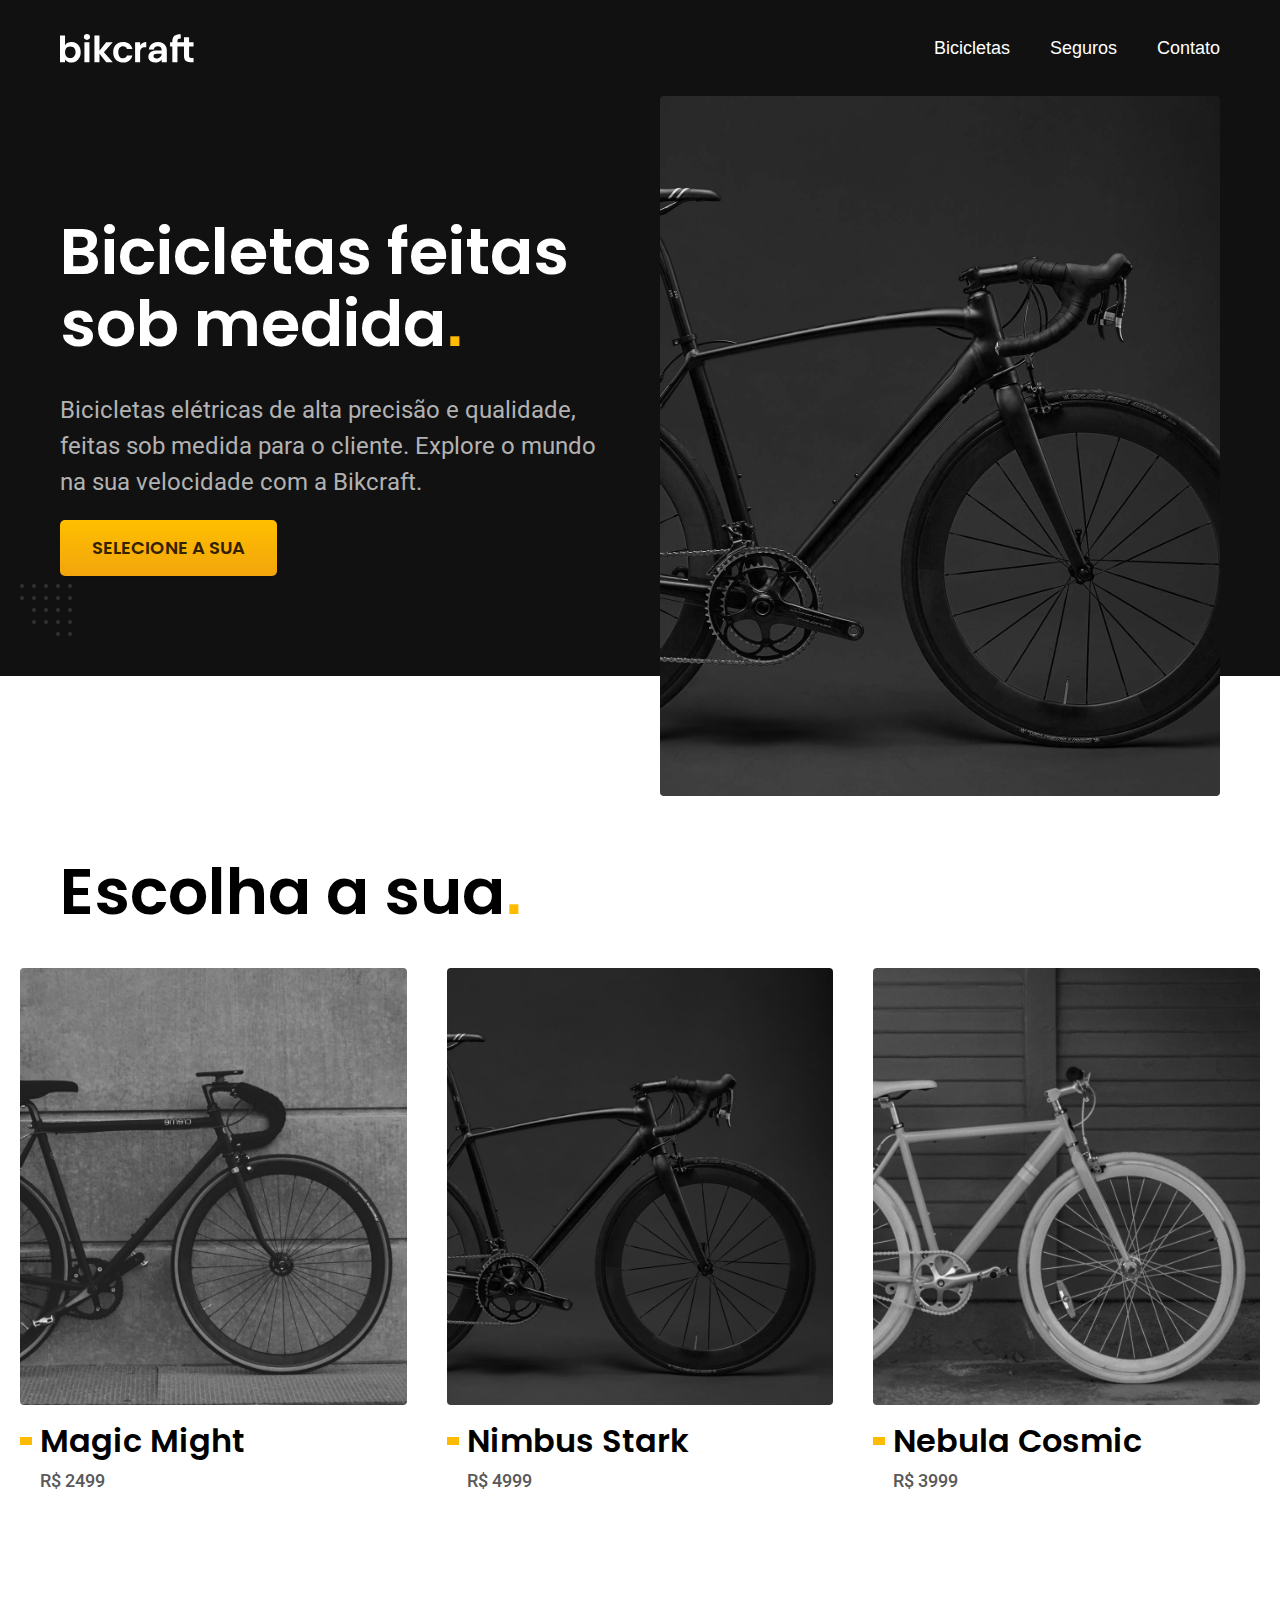
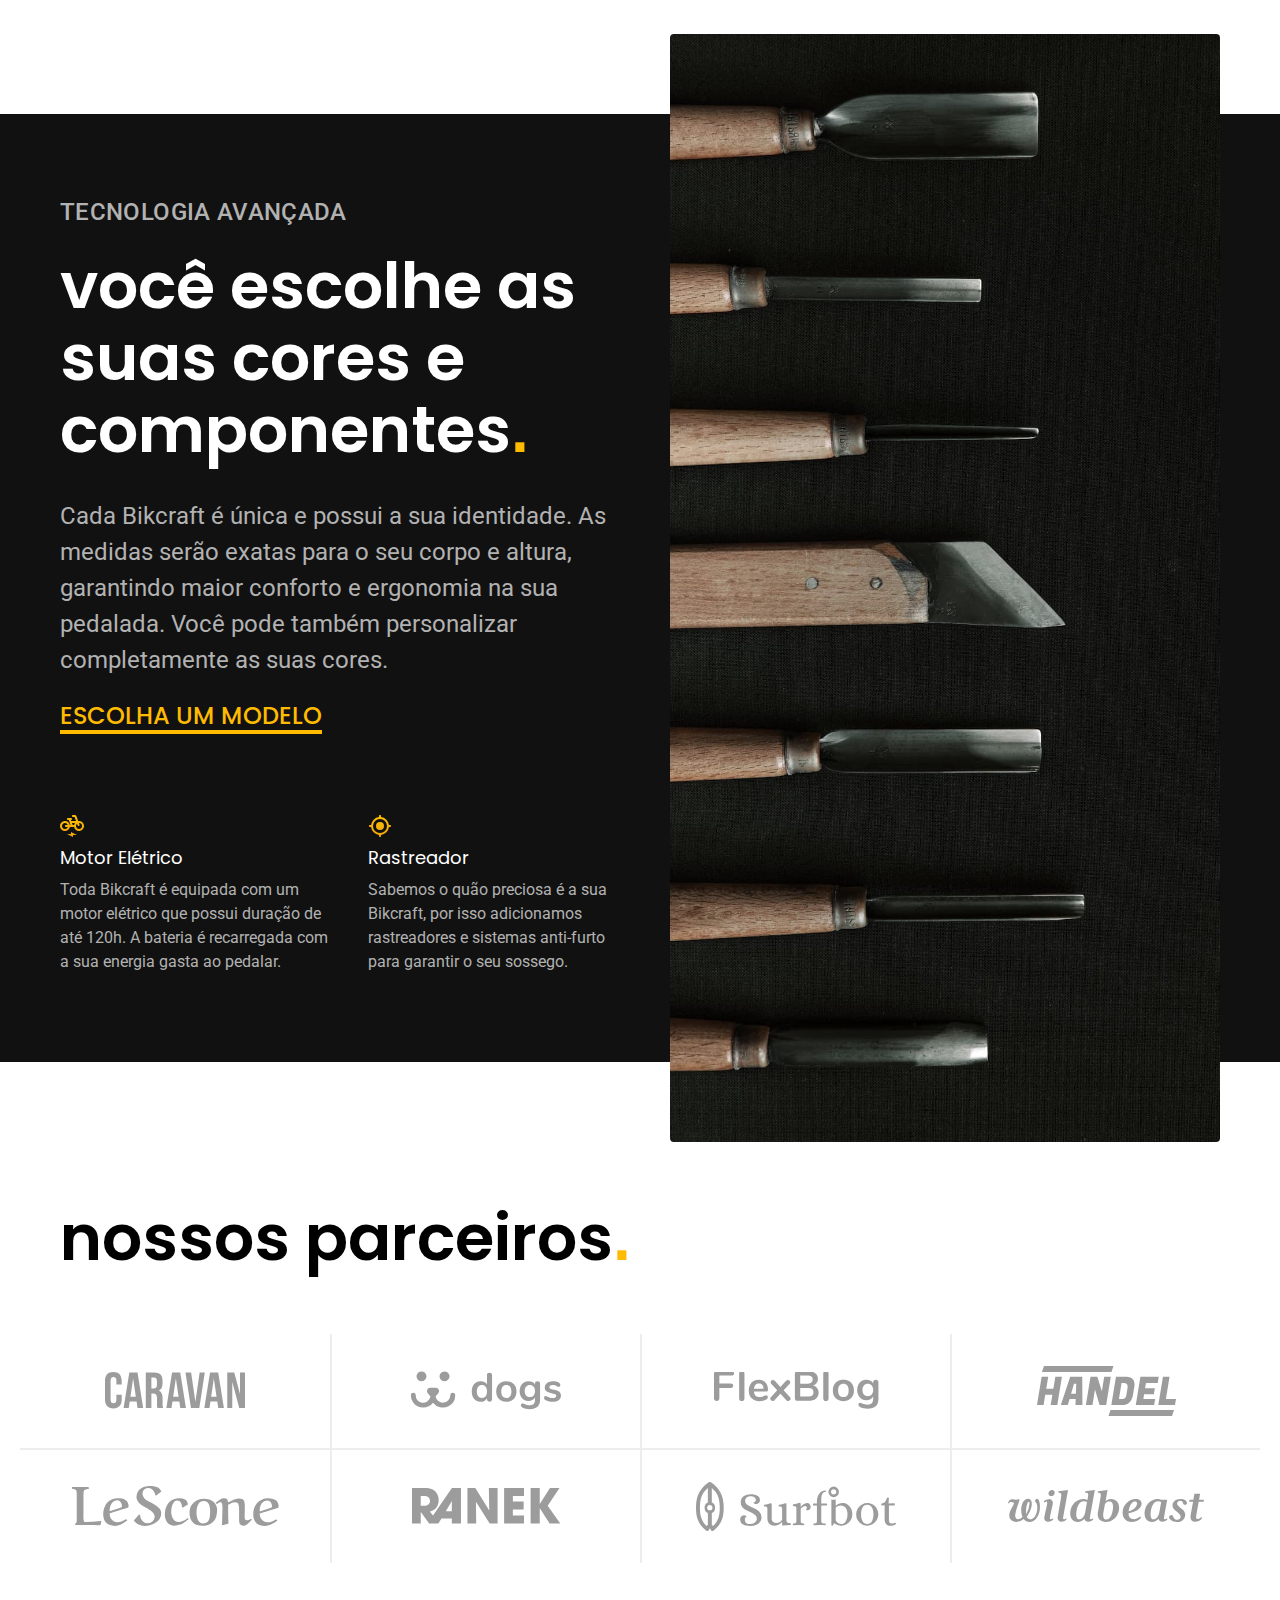
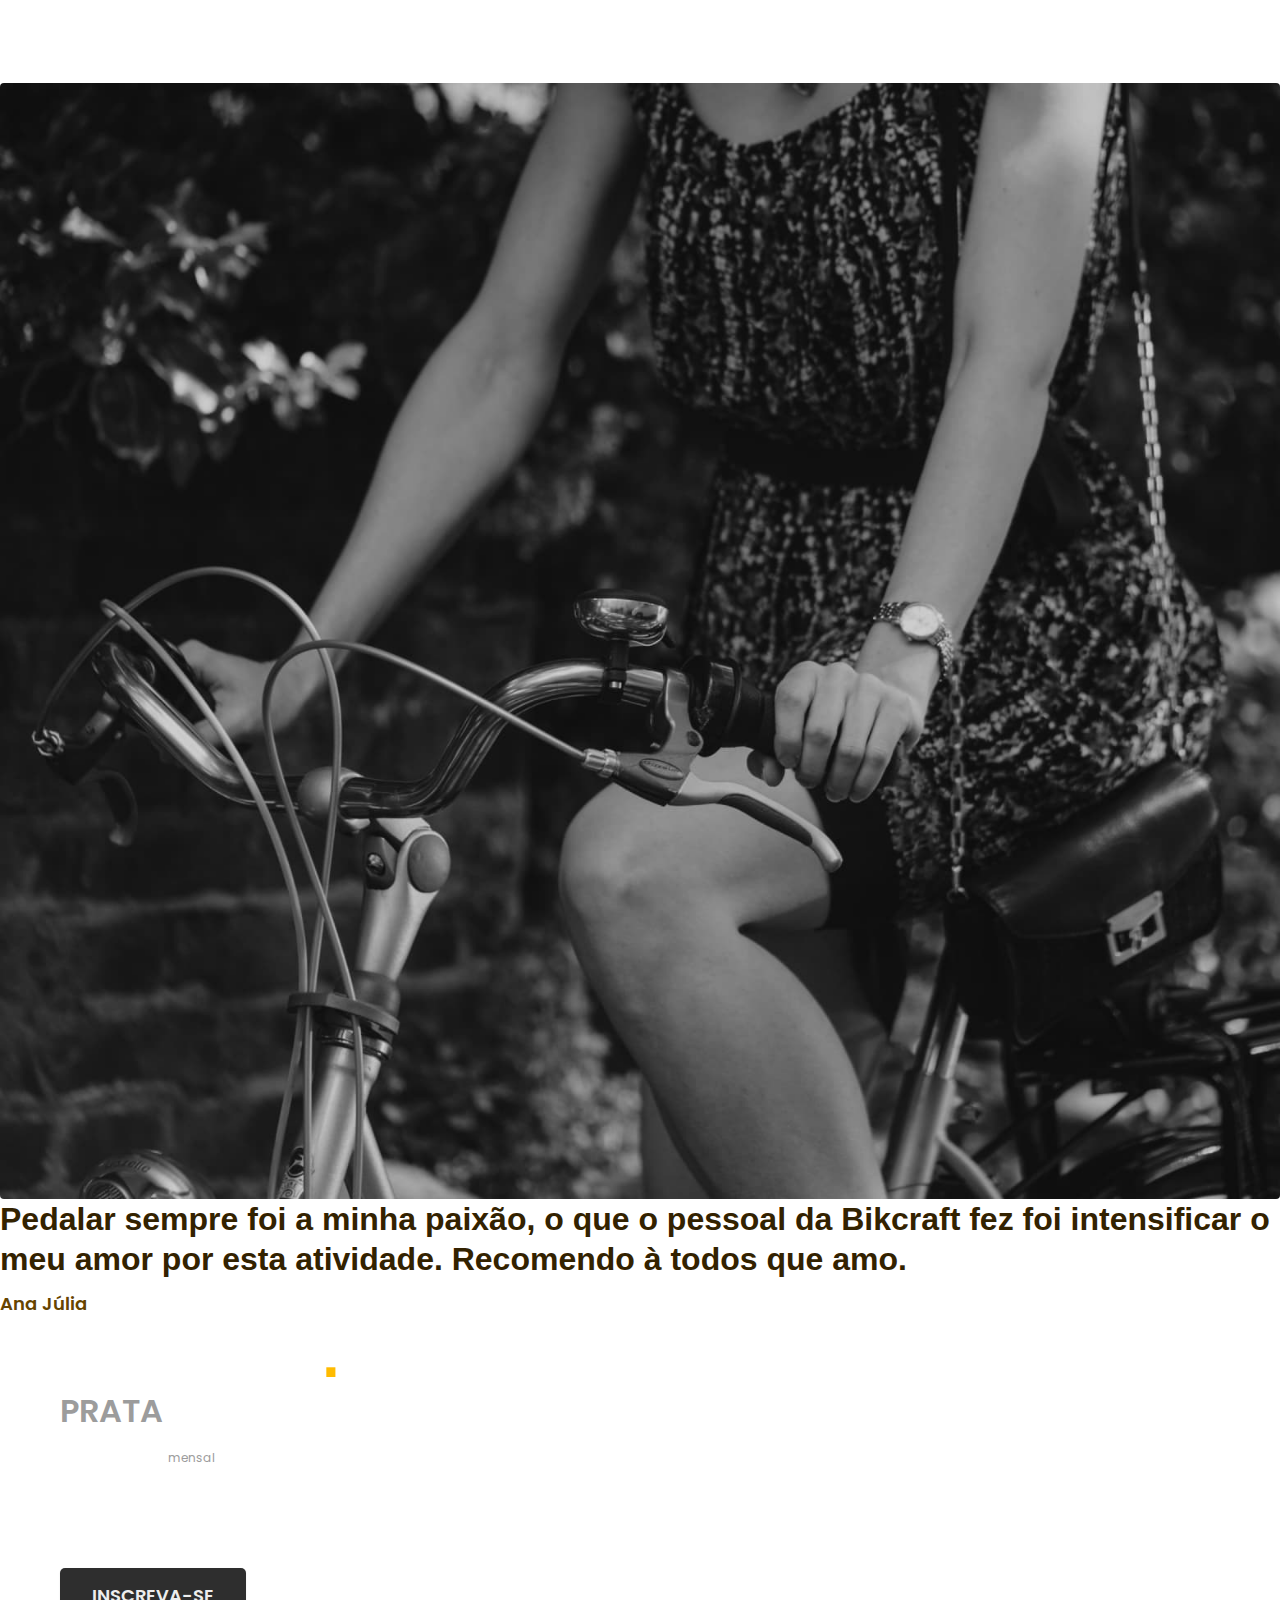
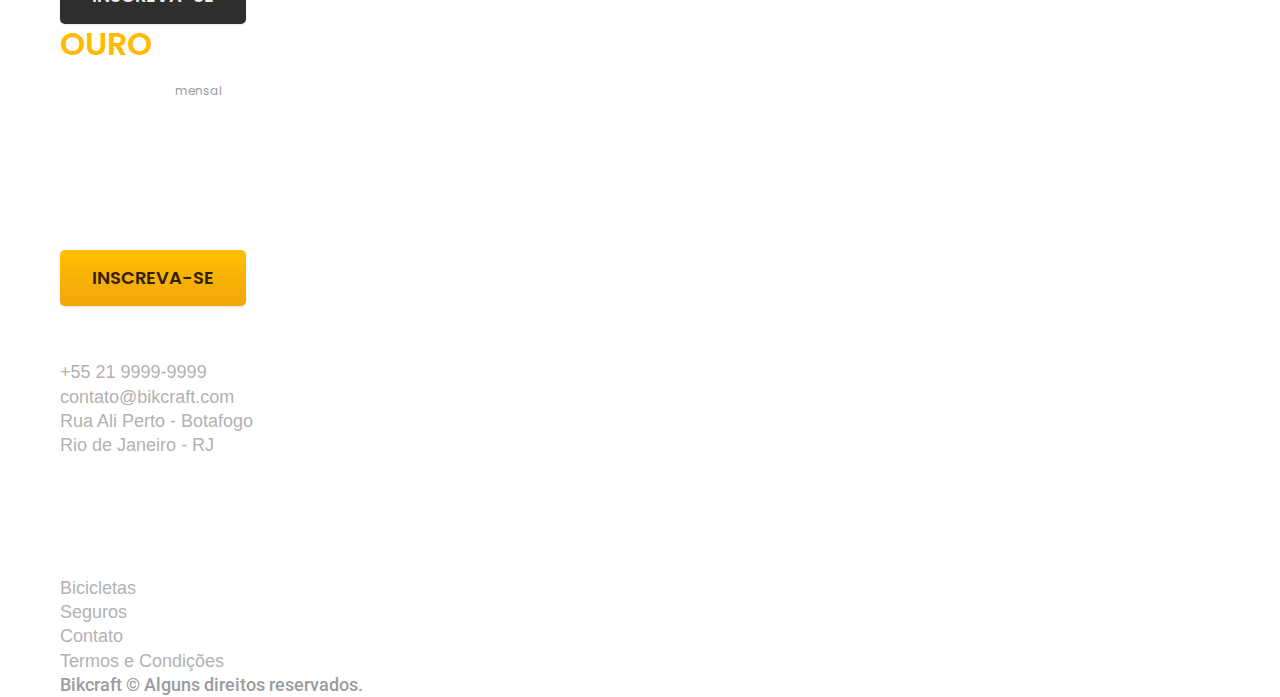
<file: index.html>
<!DOCTYPE html>
<html lang="pt-br">
<head>
  <meta charset="UTF-8">
  <meta http-equiv="X-UA-Compatible" content="IE=edge">
  <meta name="viewport" content="width=device-width, initial-scale=1.0">
  <title>Bikcraft - Bicicletas Elétricas</title>
  <link rel="preload" href="./css/styles.css" as="style">
  <link rel="stylesheet" href="./css/styles.css">
  <link rel="preconnect" href="https://fonts.googleapis.com">
  <link rel="preconnect" href="https://fonts.gstatic.com" crossorigin>
  <link href="https://fonts.googleapis.com/css2?family=Merriweather:ital,wght@1,900&family=Poppins:wght@400;600&family=Roboto:wght@400;500&display=swap" rel="stylesheet">
  <meta name="description" content="Bicicletas elétricas de alta precição e qualidade, feitas sob medida para cliente. Explore o mundo na sua velocidade com a Bikecraft.">
</head>
<body>
  <header class="header-bg">
    <div class="header container">
      <a href="./">
        <img src="./img/bikcraft.svg" width="136" height="32"  alt="Bikcraft">
      </a>
  
      <nav aria-label="primária">
        <ul class="header-menu font-1-m color-0" >
          <li><a href="./bicycles.html">Bicicletas</a></li>
          <li><a href="./insurance.html">Seguros</a></li>
          <li><a href="./contact.html">Contato</a></li>
        </ul>
      </nav>

    </div>
  </header>

  <main class="intro-bg">
    <div class="intro container">
      <div class="intro-content">
        <h1 class="font-1-xxl color-0">Bicicletas feitas sob medida<span class="color-p1">.</span></h1>
        <p class="font-2-l color-5">
          Bicicletas elétricas de alta precisão e qualidade,  feitas sob medida para o cliente. Explore o mundo na sua velocidade com a Bikcraft. 
        </p>
        <a href="./bicycles.html" class="btn">Selecione a sua</a>
      </div>
      <picture>
        <source media="(max-width: 800px)" srcset="./img/bicicletas/nimbus.jpg">
        <img src="./img/fotos/introducao.jpg" width="1280" height="1600" alt="Bicicleta preta">
      </picture>
    </div>
  </main>

  <article class="bicycle-list">
    <h2 class="font-1-xxl container">Escolha a sua<span class="color-p1">.</span></h2>

    <ul>
      <li>
        <a href="./bicycles/magic.html">
          <img src="./img/bicicletas/magic-home.jpg" width="920" height="1040" alt="Bicicleta preta">
          <h3 class="font-1-xl">Magic Might</h3>
          <span class="font-2-m color-8">R$ 2499</span>
        </a>
      </li>
      <li>
        <a href="./bicycles/nimbus.html">
          <img src="./img/bicicletas/nimbus-home.jpg" width="920" height="1040" alt="Bicicleta preta">
          <h3 class="font-1-xl">Nimbus Stark</h3>
          <span class="font-2-m color-8">R$ 4999</span>
        </a>
      </li>
      <li>
        <a href="./bicycles/nebula.html">
          <img src="./img/bicicletas/nebula-home.jpg" width="920" height="1040" alt="Bicicleta preta">
          <h3 class="font-1-xl">Nebula Cosmic</h3>
          <span class="font-2-m color-8">R$ 3999</span>
        </a>
      </li>
    </ul>
  </article>

  <article class="technology-bg">
    <div class="technology container">
      <div class="technology-content">

        <span class="font-2-l-b color-5">Tecnologia Avançada</span>
        <h2 class="font-1-xxl color-0">
          você escolhe as suas cores e componentes<span class="color-p1">.</span>
        </h2>
        <p class="font-2-l color-5">
          Cada Bikcraft é única e possui a sua identidade. As medidas serão exatas para o seu corpo e altura, garantindo maior conforto e ergonomia na sua pedalada. Você pode também personalizar completamente as suas cores.
        </p>
        <a href="./bicycles.html" class="link">ESCOLHA UM MODELO</a>
        
        <div class="technology-content-specs">
          <div>
            <img src="./img/icones/eletrica.svg" width="24" height="24" alt="">
            <h3 class="font-1-m color-0">Motor Elétrico</h3>
            <p class="font-2-s color-5">
              Toda Bikcraft é equipada com um motor elétrico que possui duração de até 120h. A bateria é recarregada com a sua energia gasta ao pedalar.
            </p>
          </div>
  
          <div>
            <img src="./img/icones/rastreador.svg" width="24" height="24" alt="">
            <h3 class="font-1-m color-0">Rastreador</h3>
            <p class="font-2-s color-5">
              Sabemos o quão preciosa é a sua Bikcraft, por isso adicionamos rastreadores e sistemas anti-furto para garantir o seu sossego.
            </p>
          </div>
        </div>
      </div>

      <div class="technology-image">
        <img src="./img/fotos/tecnologia.jpg" width="1200" height="1920" alt="">
      </div>
    </div>

  </article>

  <section class="partners" aria-label="Nossos parceiros">
    <h2 class="font-1-xxl container">
      nossos parceiros<span class="color-p1">.</span>
    </h2>

    <ul>
      <li><img src="./img/parceiros/caravan.svg" width="140" height="38" alt="caravan"></li>
      <li><img src="./img/parceiros/dogs.svg" width="152" height="39"  alt="dogs"></li>
      <li><img src="./img/parceiros/flexblog.svg" width="165" height="38"  alt="flexblog"></li>
      <li><img src="./img/parceiros/handel.svg" width="139" height="50"  alt="handel"></li>
      <li><img src="./img/parceiros/lescone.svg" width="208" height="41"  alt="lescone"></li>
      <li><img src="./img/parceiros/ranek.svg" width="149" height="36"  alt="ranek"></li>
      <li><img src="./img/parceiros/surfbot.svg" width="200" height="49"  alt="surfbot"></li>
      <li><img src="./img/parceiros/wildbeast.svg" width="196" height="34"  alt="wildbeast"></li>
    </ul>
  </section>

  <section class="testimony" aria-label="Depoimento">
    <div>
      <img src="./img/fotos/depoimento.jpg" width="1560" height="1360"  alt="Pessoa pedalando uma bicicleta bikcraf">
    </div>
    <div class="testimony-content">
      <blockquote class="font-1-xl color-p5">
        <p>
          Pedalar sempre foi a minha paixão, o que o pessoal da Bikcraft fez foi intensificar o meu amor por esta atividade. Recomendo à todos que amo.
        </p>
        <span class="font-1-m-b color-p4">Ana Júlia</span>
      </blockquote>
    </div>
  </section>

  <article class="insurance-bg">
    <div class="insurance container">
      <h2 class="font-1-xxl color-0">seguros<span class="color-p1">.</span></h2>

      <div class="insurance-card">
        <h3 class="font-1-xl color-6">PRATA</h3>
        <span class="font-1-xl color-0">R$ 199 <span class="font-1-xs color-6">mensal</span></span>
  
        <ul class="font-2-m color-0">
          <li>Duas trocas por ano</li>
          <li>Assistência técnica</li>
          <li>Suporte 08h às 18h</li>
          <li>Cobertura estadual</li>
        </ul>
        
        <a class="btn second" href="./orcamento.html">inscreva-se</a>
      </div>
  
      <div class="insurance-card">
        <h3 class="font-1-xl color-p1">OURO</h3>
        <span class="font-1-xl color-0">R$ 299 <span class="font-1-xs color-6">mensal</span></span>
  
        <ul class="font-2-m color-0">
          <li>Cinco trocas por ano</li>
          <li>Assistência especial</li>
          <li>Suport 24h</li>
          <li>Cobertura nacional</li>
          <li>Desconto em parceiros</li>
          <li>Acesso ao Clube Bikcraft</li>
        </ul>
        
        <a class="btn" href="./orcamento.html">inscreva-se</a>
      </div>
    </div>
  </article>

  <footer class="footer-bg">
    <div class="footer container">
      <img src="./img/bikcraft.svg" width="136" height="32"  alt="Bikcraft">

      <div class="footer-contact">
        <h3 class="font-2-1-b color-0">CONTATO</h3>
        <ul class="font-2-m color-5">
          <li> <a href="tel:+552199999999">+55 21 9999-9999</a></li>
          <li> <a href="mailto:contato@bikcraft.com">contato@bikcraft.com</a></li>
          <li>Rua Ali Perto - Botafogo</li>
          <li>Rio de Janeiro - RJ</li>
        </ul>

        <div class="footer-socials">
          <a href="./">
            <img src="./img/redes/instagram.svg" width="32" height="32"  alt="instagram">
          </a>
          <a href="./">
            <img src="./img/redes/facebook.svg" width="32" height="32"  alt="facebook">
          </a>
          <a href="./">
            <img src="./img/redes/youtube.svg" width="32" height="32"  alt="youtube">
          </a>
        </div>
      </div>

      <div class="footer-informations">
        <h3 class="font-2-1-b color-0">INFORMAÇÕES</h3>
        <nav>
          <ul class="font-2-m color-5">
            <li><a href="./bicycles.html">Bicicletas</a></li>
            <li><a href="./insurance.html">Seguros</a></li>
            <li><a href="./contact.html">Contato</a></li>
            <li><a href="./terms.html">Termos e Condições</a></li>
          </ul>
        </nav>
      </div>
      <p class="footer-copy font-2-m color-6">Bikcraft © Alguns direitos reservados.</p>
    </div>
  </footer>
</body>
</html>
</file>
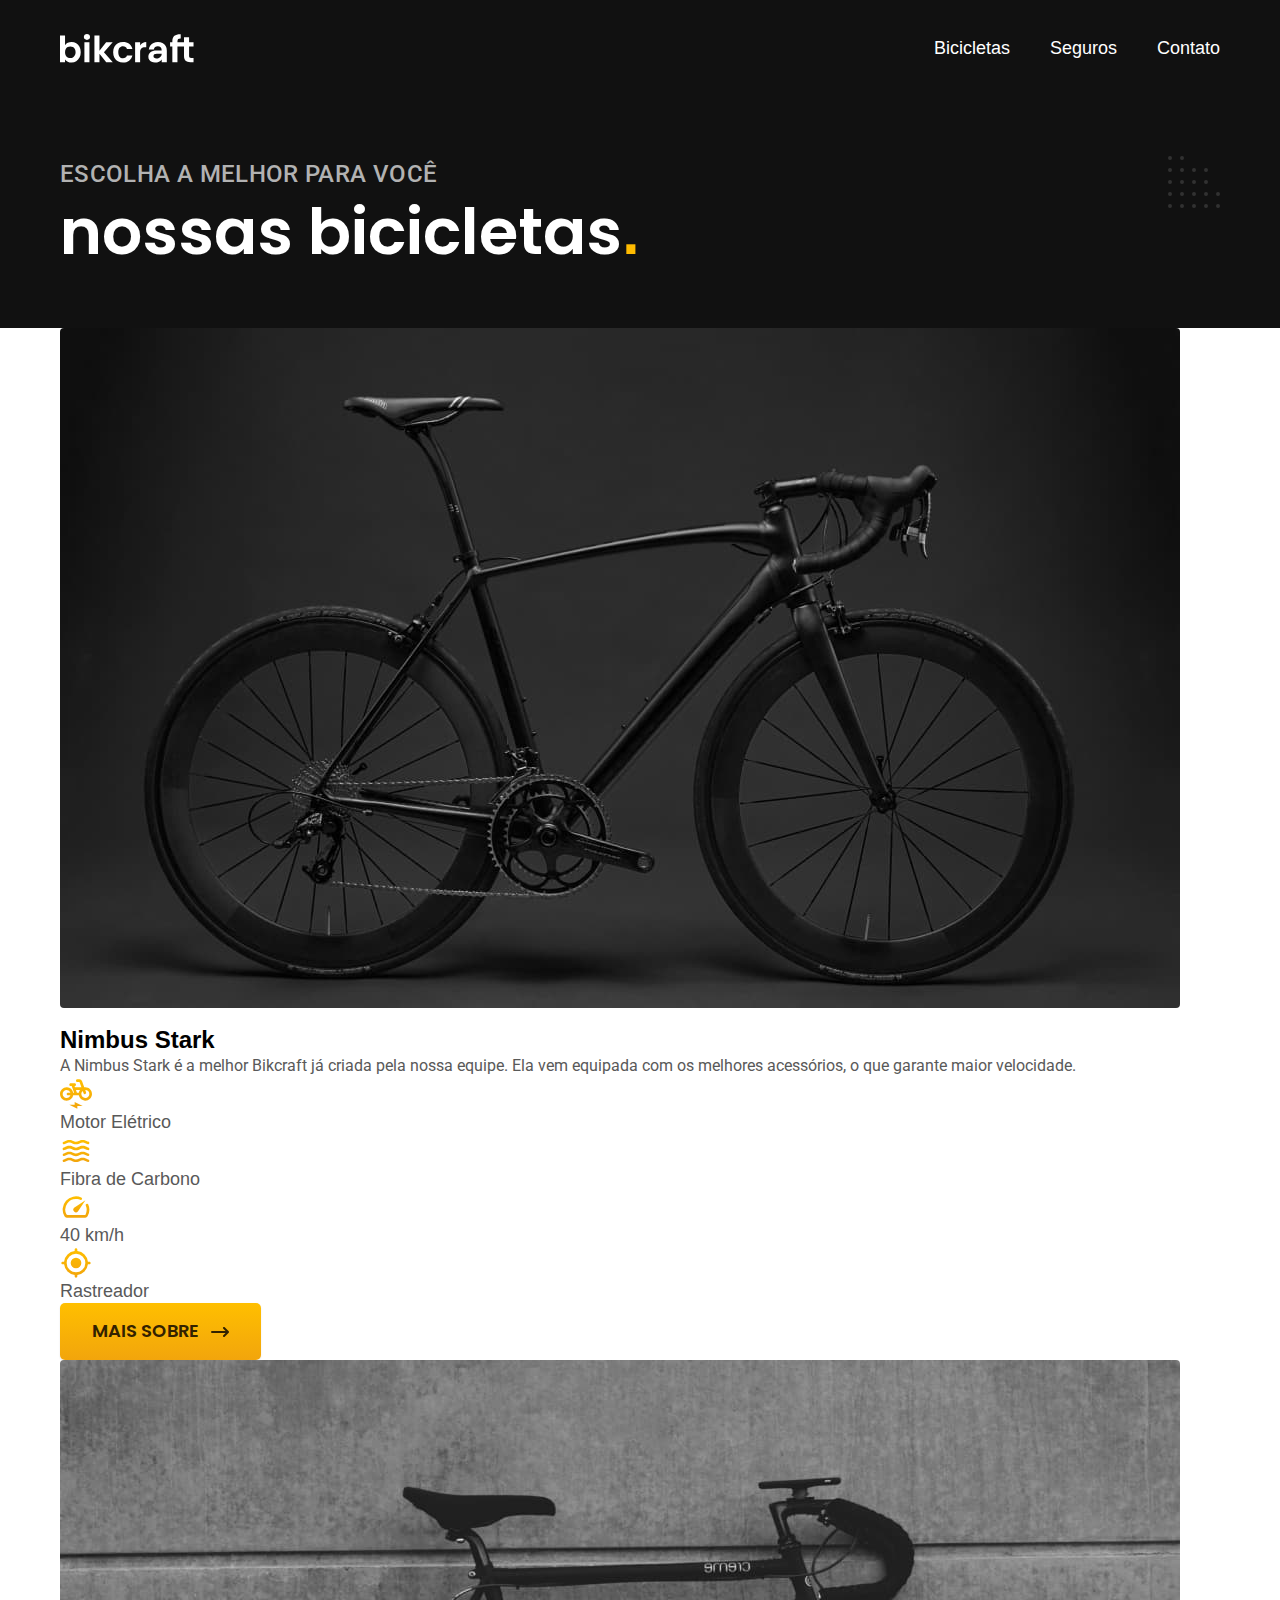
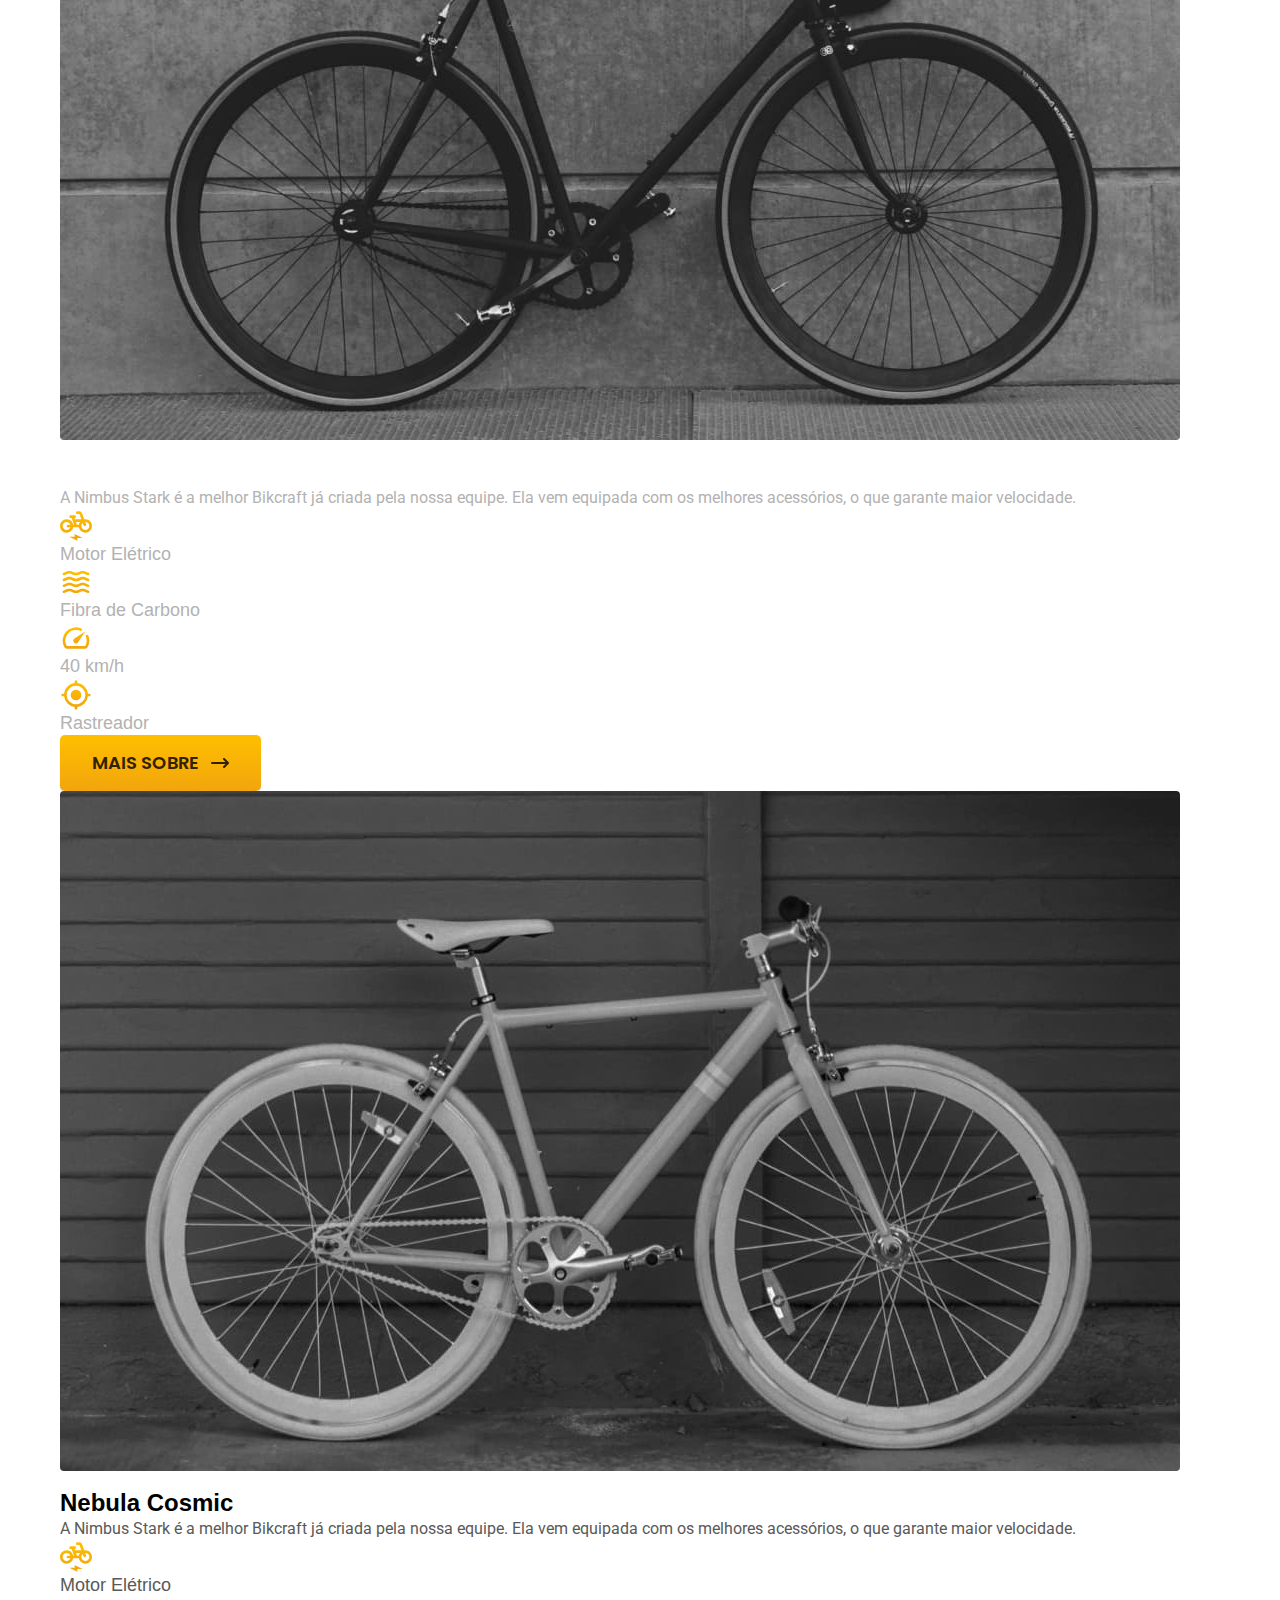
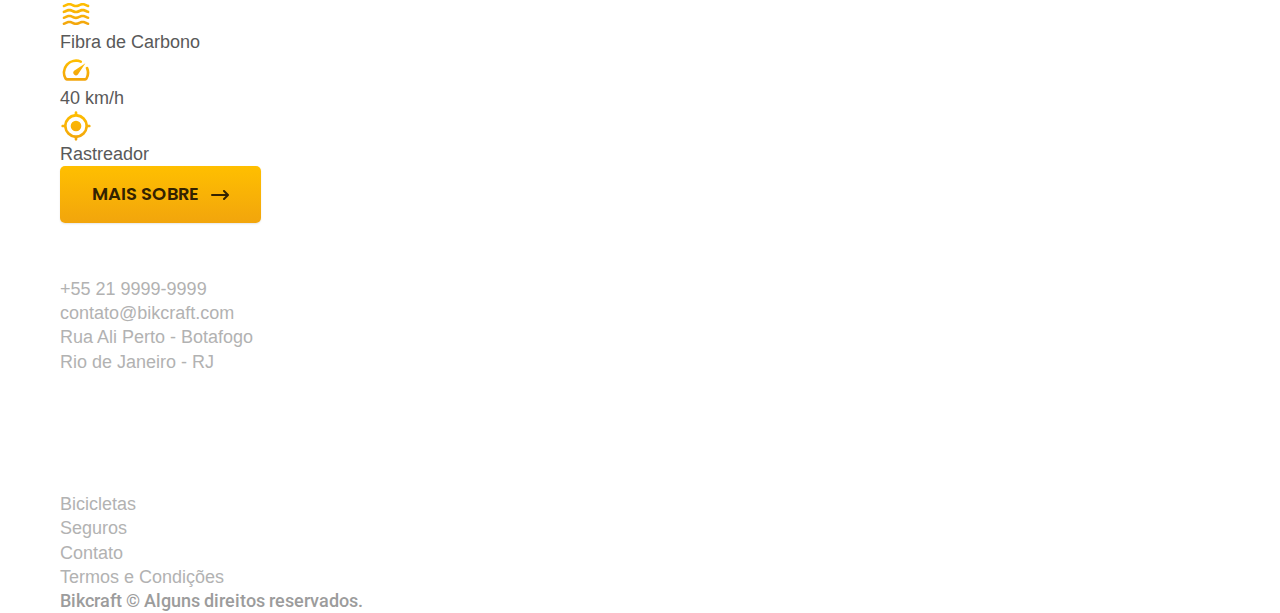
<file: bicycles.html>
<!DOCTYPE html>
<html lang="pt-br">
<head>
  <meta charset="UTF-8">
  <meta http-equiv="X-UA-Compatible" content="IE=edge">
  <meta name="viewport" content="width=device-width, initial-scale=1.0">
  <title>Bicicletas | Bikcraft</title>
  <link rel="preload" href="./css/styles.css" as="style">
  <link rel="stylesheet" href="./css/styles.css">
  <link rel="preconnect" href="https://fonts.googleapis.com">
  <link rel="preconnect" href="https://fonts.gstatic.com" crossorigin>
  <link href="https://fonts.googleapis.com/css2?family=Merriweather:ital,wght@1,900&family=Poppins:wght@400;600&family=Roboto:wght@400;500&display=swap" rel="stylesheet">
  <meta name="description" content="Termos e Condições.">
</head>
<body id="bicycles">
  <header class="header-bg">
    <div class="header container">
      <a href="./">
        <img src="./img/bikcraft.svg" alt="Bikcraft">
      </a>
  
      <nav aria-label="primária">
        <ul class="header-menu font-1-m color-0" >
          <li><a href="./bicycles.html">Bicicletas</a></li>
          <li><a href="./insurance.html">Seguros</a></li>
          <li><a href="./contact.html">Contato</a></li>
        </ul>
      </nav>

    </div>
  </header>

  <main>
    <div class="title-bg">
      <div class="title container">
        <p class="font-2-l-b color-5">Escolha a melhor para você</p>
        <h1 class="font-1-xxl color-0">nossas bicicletas<span class="color-p1">.</span></h1>
      </div>
    </div>

    <div class="bicycles-bg">
      <div class="bicycles container">
        <div class="bicycles-image">
          <img src="./img/bicicletas/nimbus.jpg" width="1120" height="680"  alt="Bicicleta preta">
          <span class="font-2m color-0">R$ 4999</span>
        </div>

        <div class="bicycles-content">
          <h2 class="font--1-xl">Nimbus Stark</h2>
          <p class="font-2-s color-8">
            A Nimbus Stark é a melhor Bikcraft já criada pela nossa equipe. Ela vem equipada com os melhores acessórios, o que garante maior velocidade.
          </p>
          <ul class="font-1-m color-8">
            <li><img src="./img/icones/eletrica.svg" width="32" height="32"  alt="">Motor Elétrico</li>
            <li><img src="./img/icones/carbono.svg" width="32" height="32"  alt="">Fibra de Carbono</li>
            <li><img src="./img/icones/velocidade.svg" width="32" height="32"  alt="">40 km/h</li>
            <li><img src="./img/icones/rastreador.svg" width="32" height="32"  alt="">Rastreador</li>
          </ul>
          <a class="btn arrow" href="./bicycles/nimbus.html">Mais sobre</a>
        </div>

      </div>
    </div>

    <div class="bicycles-bg">
      <div class="bicycles container">
        <div class="bicycles-image">
          <img src="./img/bicicletas/magic.jpg" width="1120" height="680"  alt="Bicicleta preta">
          <span class="font-2m color-0">R$ 2499</span>
        </div>

        <div class="bicycles-content">
          <h2 class="font--1-xl color-0">Magic Might</h2>
          <p class="font-2-s color-5">
            A Nimbus Stark é a melhor Bikcraft já criada pela nossa equipe. Ela vem equipada com os melhores acessórios, o que garante maior velocidade.
          </p>
          <ul class="font-1-m color-5">
            <li><img src="./img/icones/eletrica.svg" width="32" height="32"  alt="">Motor Elétrico</li>
            <li><img src="./img/icones/carbono.svg"width="32" height="32"  alt="">Fibra de Carbono</li>
            <li><img src="./img/icones/velocidade.svg" width="32" height="32"  alt="">40 km/h</li>
            <li><img src="./img/icones/rastreador.svg" width="32" height="32"  alt="">Rastreador</li>
          </ul>
          <a class="btn arrow" href="./bicycles/magic.html">Mais sobre</a>
        </div>

      </div>
    </div>

    <div class="bicycles-bg">
      <div class="bicycles container">
        <div class="bicycles-image">
          <img src="./img/bicicletas/nebula.jpg" width="1120" height="680"  alt="Bicicleta preta">
          <span class="font-2m color-0">R$ 3999</span>
        </div>

        <div class="bicycles-content">
          <h2 class="font--1-xl">Nebula Cosmic</h2>
          <p class="font-2-s color-8">
            A Nimbus Stark é a melhor Bikcraft já criada pela nossa equipe. Ela vem equipada com os melhores acessórios, o que garante maior velocidade.
          </p>
          <ul class="font-1-m color-8">
            <li><img src="./img/icones/eletrica.svg" width="32" height="32"  alt="">Motor Elétrico</li>
            <li><img src="./img/icones/carbono.svg" width="32" height="32"  alt="">Fibra de Carbono</li>
            <li><img src="./img/icones/velocidade.svg" width="32" height="32"  alt="">40 km/h</li>
            <li><img src="./img/icones/rastreador.svg" width="32" height="32"  alt="">Rastreador</li>
          </ul>
          <a class="btn arrow" href="./bicycles/nebula.html">Mais sobre</a>
        </div>

      </div>
    </div>
    
  </main>

  <footer class="footer-bg">
    <div class="footer container">
      <img src="./img/bikcraft.svg" width="136" height="32"  alt="Bikcraft">

      <div class="footer-contact">
        <h3 class="font-2-1-b color-0">CONTATO</h3>
        <ul class="font-2-m color-5">
          <li> <a href="tel:+552199999999">+55 21 9999-9999</a></li>
          <li> <a href="mailto:contato@bikcraft.com">contato@bikcraft.com</a></li>
          <li>Rua Ali Perto - Botafogo</li>
          <li>Rio de Janeiro - RJ</li>
        </ul>

        <div class="footer-socials">
          <a href="./">
            <img src="./img/redes/instagram.svg" width="32" height="32"  alt="instagram">
          </a>
          <a href="./">
            <img src="./img/redes/facebook.svg" width="32" height="32"  alt="facebook">
          </a>
          <a href="./">
            <img src="./img/redes/youtube.svg" width="32" height="32"  alt="youtube">
          </a>
        </div>
      </div>

      <div class="footer-informations">
        <h3 class="font-2-1-b color-0">INFORMAÇÕES</h3>
        <nav>
          <ul class="font-2-m color-5">
            <li><a href="./bicycles.html">Bicicletas</a></li>
            <li><a href="./insurance.html">Seguros</a></li>
            <li><a href="./contact.html">Contato</a></li>
            <li><a href="./terms.html">Termos e Condições</a></li>
          </ul>
        </nav>
      </div>
      <p class="footer-copy font-2-m color-6">Bikcraft © Alguns direitos reservados.</p>
    </div>
  </footer>
</body>
</html>
</file>
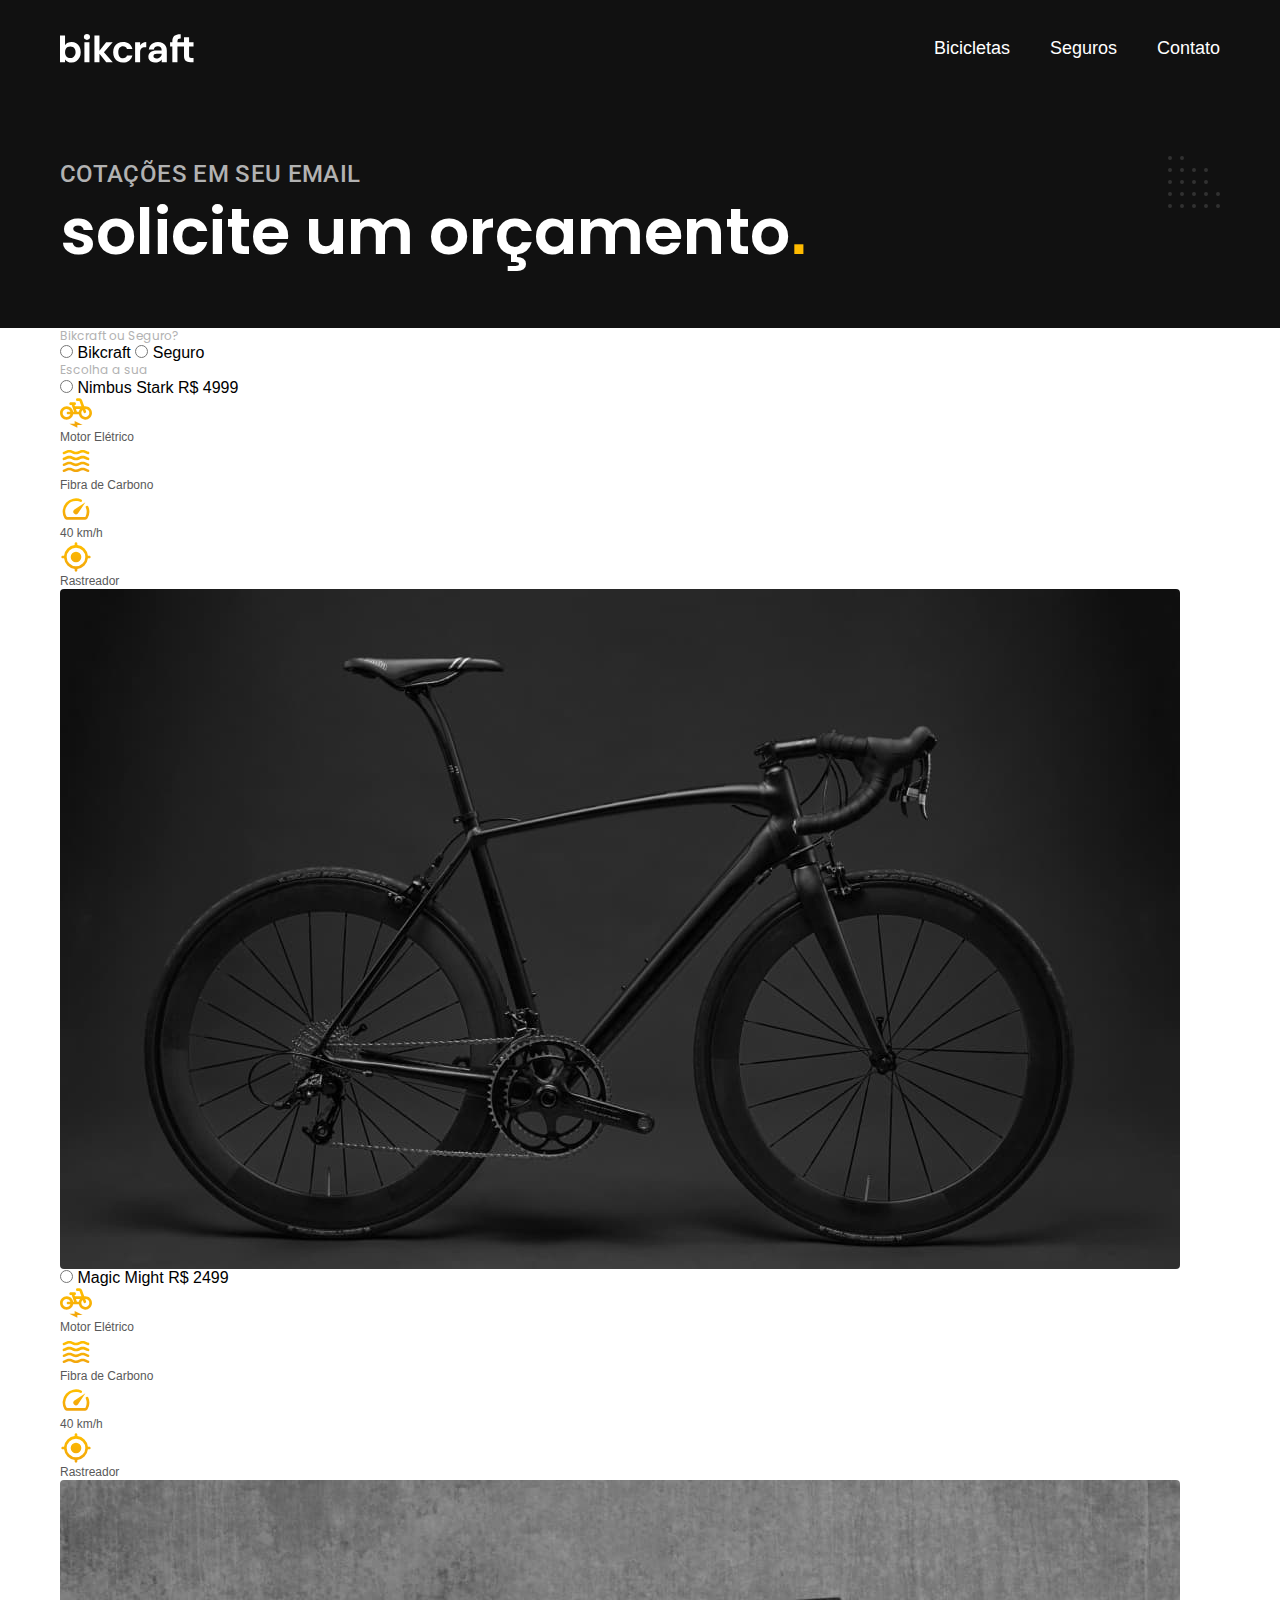
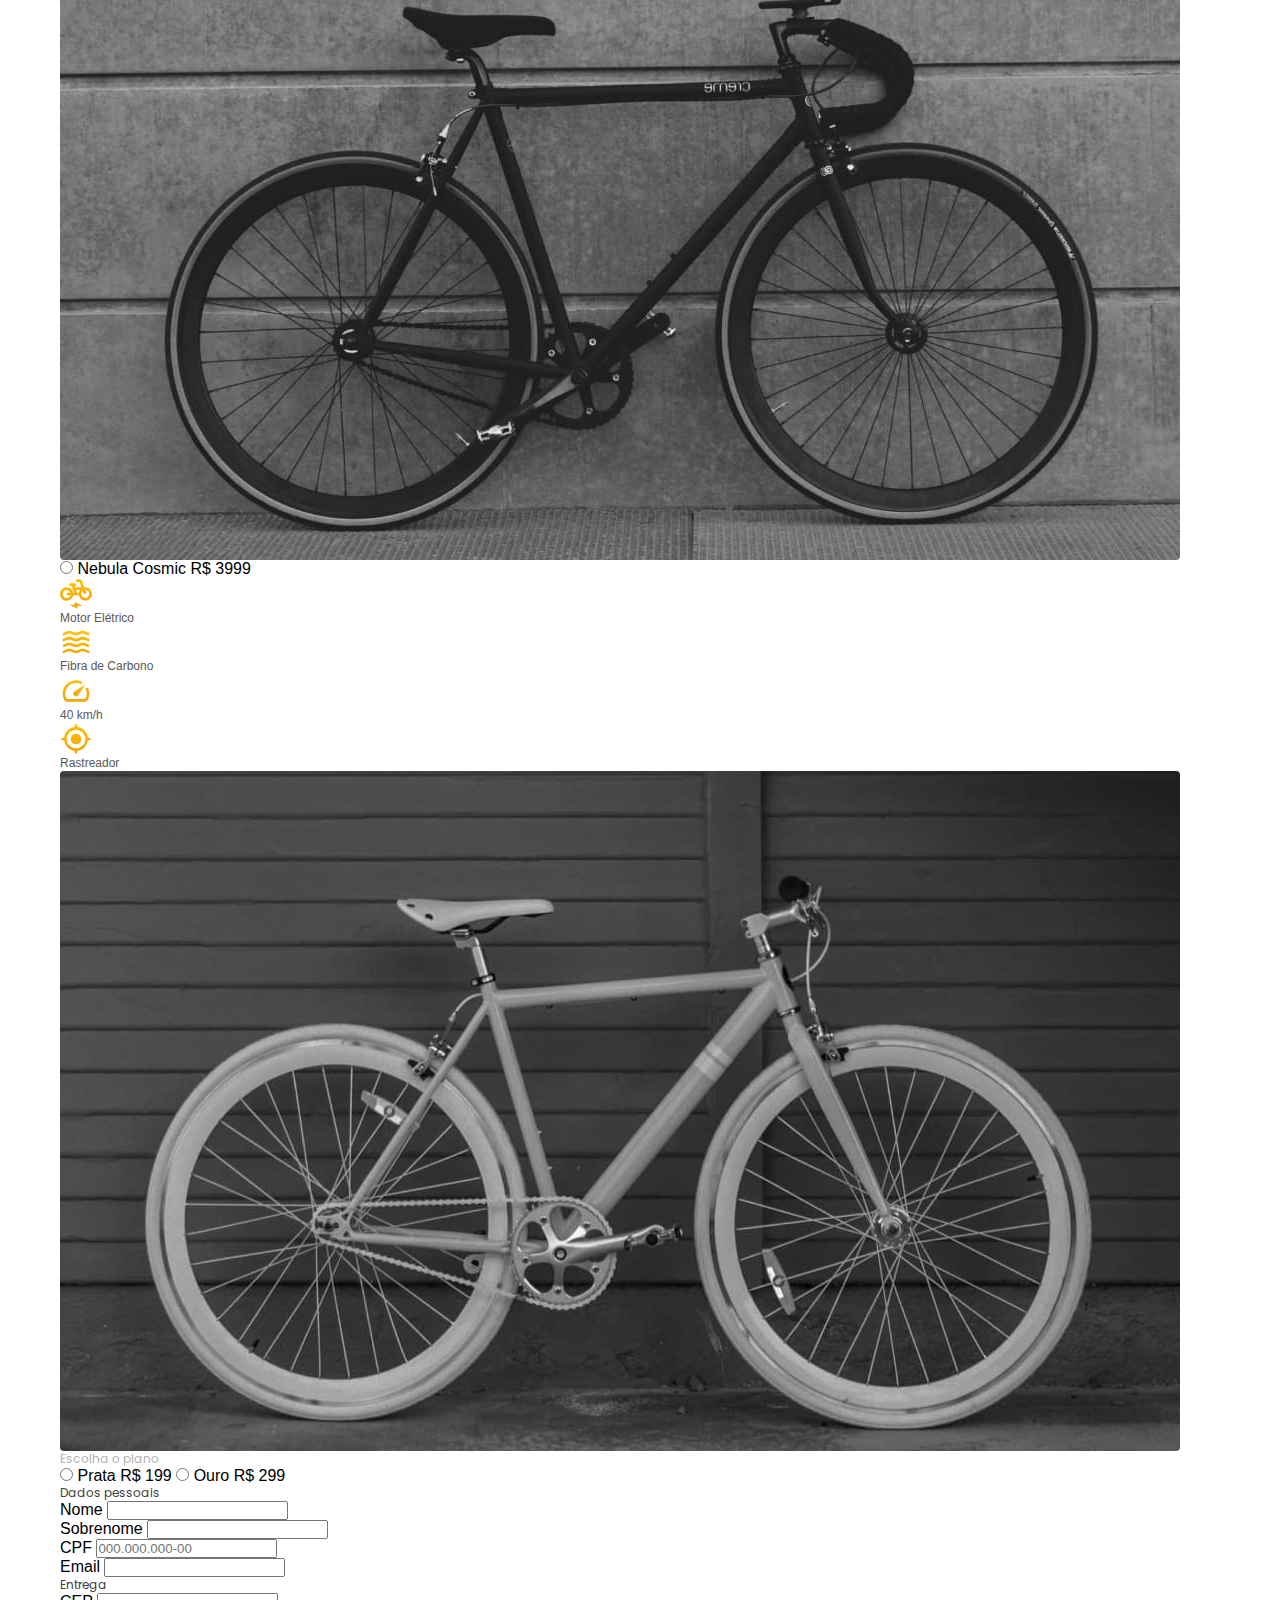
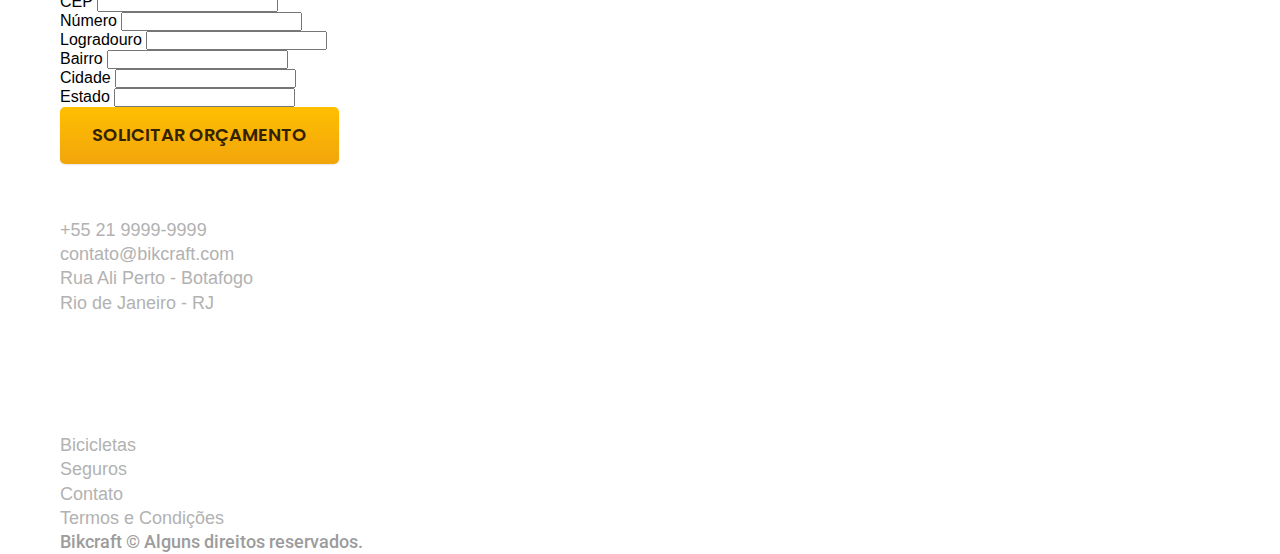
<file: budge.html>
<!DOCTYPE html>
<html lang="pt-br">
<head>
  <meta charset="UTF-8">
  <meta http-equiv="X-UA-Compatible" content="IE=edge">
  <meta name="viewport" content="width=device-width, initial-scale=1.0">
  <title>Orçamento | Bikcraft</title>
  <link rel="preload" href="./css/styles.css" as="style">
  <link rel="stylesheet" href="./css/styles.css">
  <link rel="preconnect" href="https://fonts.googleapis.com">
  <link rel="preconnect" href="https://fonts.gstatic.com" crossorigin>
  <link href="https://fonts.googleapis.com/css2?family=Merriweather:ital,wght@1,900&family=Poppins:wght@400;600&family=Roboto:wght@400;500&display=swap" rel="stylesheet">
  <meta name="description" content="Orçamento.">
</head>
<body id="budge">
  <header class="header-bg">
    <div class="header container">
      <a href="./">
        <img src="./img/bikcraft.svg" width="136" height="32"  alt="Bikcraft">
      </a>
  
      <nav aria-label="primária">
        <ul class="header-menu font-1-m color-0" >
          <li><a href="./bicycles.html">Bicicletas</a></li>
          <li><a href="./insurance.html">Seguros</a></li>
          <li><a href="./contact.html">Contato</a></li>
        </ul>
      </nav>

    </div>
  </header>

  <main>
    <div class="title-bg">
      <div class="title container">
        <p class="font-2-l-b color-5">Cotações em seu email</p>
        <h1 class="font-1-xxl color-0">solicite um orçamento<span class="color-p1">.</span></h1>
      </div>
    </div>

    <form class="budge container" action="./">
      <div class="budge-product">
        <h2 class="font-1-xs color-5">Bikcraft ou Seguro?</h2>

        <input type="radio" name="type" value="bikcraf" id="bikcraft">
        <label for="bikcraft">Bikcraft</label>

        <input type="radio" name="type" value="seguro" id="insurance">
        <label for="insurance">Seguro</label>

        <div class="budge-content" id="budge-bikcraft">
          <h2 class="font-1-xs color-5">Escolha a sua</h2>

          <input type="radio" name="product" value="nimbus" id="nimbus">
          <label for="nimbus">Nimbus Stark <span>R$ 4999</span></label>
          <div class="budge-detail">
            <ul class="font-1-xs color-8">
              <li><img src="./img/icones/eletrica.svg" width="32" height="32"  alt="">Motor Elétrico</li>
              <li><img src="./img/icones/carbono.svg" width="32" height="32"  alt="">Fibra de Carbono</li>
              <li><img src="./img/icones/velocidade.svg" width="32" height="32"  alt="">40 km/h</li>
              <li><img src="./img/icones/rastreador.svg" width="32" height="32"  alt="">Rastreador</li>
            </ul>
            <img src="./img/bicicletas/nimbus.jpg" width="1120" height="680"  alt="Bicicleta preta">
          </div>

          <input type="radio" name="product" value="magic" id="magic">
          <label for="magic">Magic Might <span>R$ 2499</span></label>
          <div class="budge-detail">
            <ul class="font-1-xs color-8">
              <li><img src="./img/icones/eletrica.svg" width="32" height="32"  alt="">Motor Elétrico</li>
              <li><img src="./img/icones/carbono.svg" width="32" height="32"  alt="">Fibra de Carbono</li>
              <li><img src="./img/icones/velocidade.svg" width="32" height="32"  alt="">40 km/h</li>
              <li><img src="./img/icones/rastreador.svg" width="32" height="32"  alt="">Rastreador</li>
            </ul>
            <img src="./img/bicicletas/magic.jpg" width="1120" height="680"  alt="Bicicleta preta">
          </div>

          <input type="radio" name="product" value="nebula" id="nebula">
          <label for="nebula">Nebula Cosmic <span>R$ 3999</span></label>
          <div class="budge-detail">
            <ul class="font-1-xs color-8">
              <li><img src="./img/icones/eletrica.svg" width="32" height="32"  alt="">Motor Elétrico</li>
              <li><img src="./img/icones/carbono.svg" width="32" height="32"  alt="">Fibra de Carbono</li>
              <li><img src="./img/icones/velocidade.svg" width="32" height="32"  alt="">40 km/h</li>
              <li><img src="./img/icones/rastreador.svg" width="32" height="32"  alt="">Rastreador</li>
            </ul>
            <img src="./img/bicicletas/nebula.jpg" width="1120" height="680"  alt="Bicicleta branca">
          </div>
        </div>

        <div class="budge-content" id="budge-insurance">
          <h2 class="font-1-xs color-5">Escolha o plano</h2>

          <input type="radio" name="product" value="silver" id="silver">
          <label for="silver">Prata <span>R$ 199</span></label>

          <input type="radio" name="product" value="gold" id="gold">
          <label for="gold">Ouro <span>R$ 299</span></label>
        </div>
      </div>

      <div class="budge-details form">
        <h2 class="font-1-xs color-9 col-2">Dados pessoais</h2>
        <div>
          <label for="name">Nome</label>
          <input autocomplete="off" type="text" id="name" name="name" >
        </div>

        <div>
          <label for="name">Sobrenome</label>
          <input autocomplete="off" type="text" id="lastname" name="lastname" >
        </div>

        <div class="col-2">
          <label for="name">CPF</label>
          <input autocomplete="off" type="text" id="cpf" name="cpf" placeholder="000.000.000-00">
        </div>

        <div class="col-2">
          <label for="name">Email</label>
          <input autocomplete="off" type="email" id="email" name="email" >
        </div>

        <h2 class="font-1-xs color-9 col-2">Entrega</h2>
  
        <div>
          <label for="name">CEP</label>
          <input autocomplete="off" type="text" id="cep" name="cep" >
        </div>
  
        <div>
          <label for="name">Número</label>
          <input autocomplete="off" type="text" id="number" name="number" >
        </div>
  
        <div>
          <label for="name">Logradouro</label>
          <input autocomplete="off" type="text" id="address" name="address" >
        </div>
  
        <div>
          <label for="name">Bairro</label>
          <input autocomplete="off" type="text" id="neighborhood" name="neighborhood" >
        </div>
  
        <div>
          <label for="name">Cidade</label>
          <input autocomplete="off" type="text" id="city" name="city" >
        </div>
  
        <div>
          <label for="name">Estado</label>
          <input autocomplete="off" type="text" id="state" name="state" >
        </div>

        <button class="btn col-2">Solicitar Orçamento</button>
      </div>

    </form>

  </main>

  <footer class="footer-bg">
    <div class="footer container">
      <img src="./img/bikcraft.svg" width="136" height="32"  alt="Bikcraft">

      <div class="footer-contact">
        <h3 class="font-2-1-b color-0">CONTATO</h3>
        <ul class="font-2-m color-5">
          <li> <a href="tel:+552199999999">+55 21 9999-9999</a></li>
          <li> <a href="mailto:contato@bikcraft.com">contato@bikcraft.com</a></li>
          <li>Rua Ali Perto - Botafogo</li>
          <li>Rio de Janeiro - RJ</li>
        </ul>

        <div class="footer-socials">
          <a href="./">
            <img src="./img/redes/instagram.svg" width="32" height="32"  alt="instagram">
          </a>
          <a href="./">
            <img src="./img/redes/facebook.svg" width="32" height="32"  alt="facebook">
          </a>
          <a href="./">
            <img src="./img/redes/youtube.svg" width="32" height="32"  alt="youtube">
          </a>
        </div>
      </div>

      <div class="footer-informations">
        <h3 class="font-2-1-b color-0">INFORMAÇÕES</h3>
        <nav>
          <ul class="font-2-m color-5">
            <li><a href="./bicycles.html">Bicicletas</a></li>
            <li><a href="./insurance.html">Seguros</a></li>
            <li><a href="./contact.html">Contato</a></li>
            <li><a href="./terms.html">Termos e Condições</a></li>
          </ul>
        </nav>
      </div>
      <p class="footer-copy font-2-m color-6">Bikcraft © Alguns direitos reservados.</p>
    </div>
  </footer>
</body>
</html>
</file>
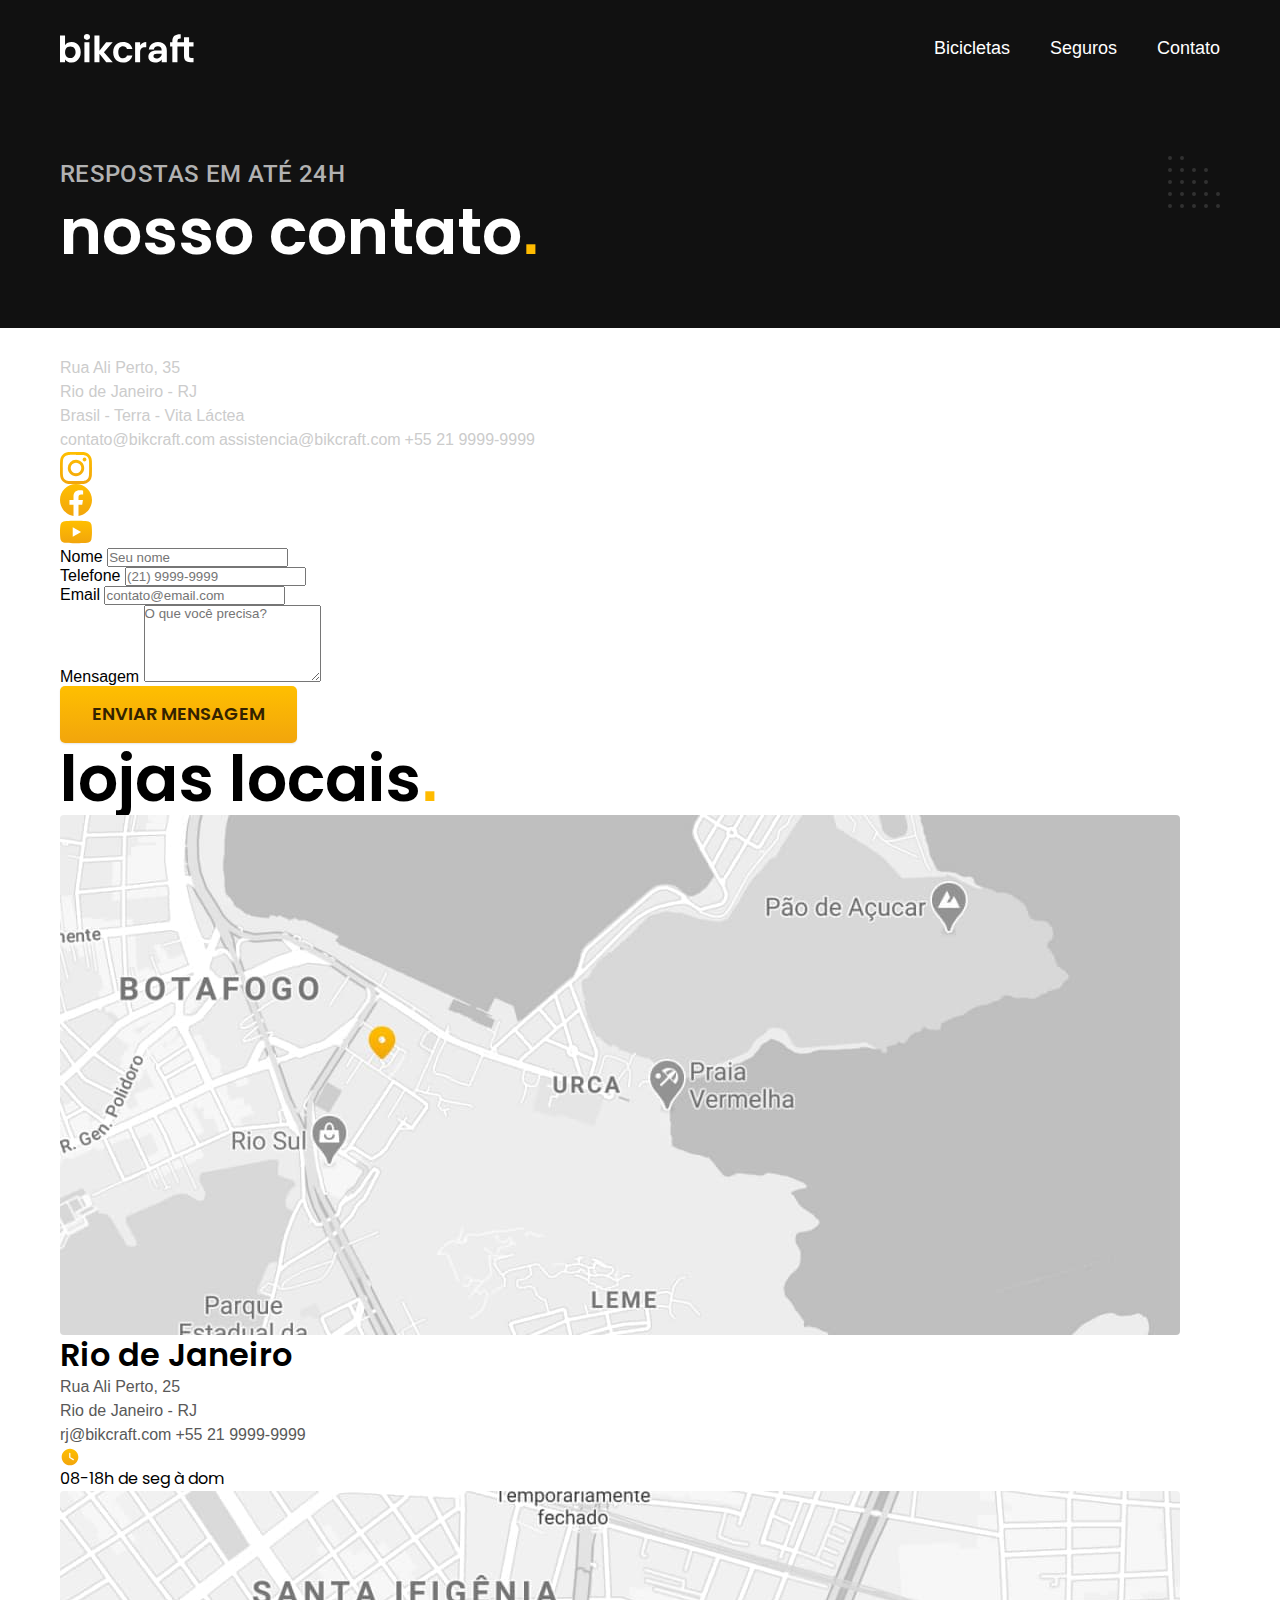
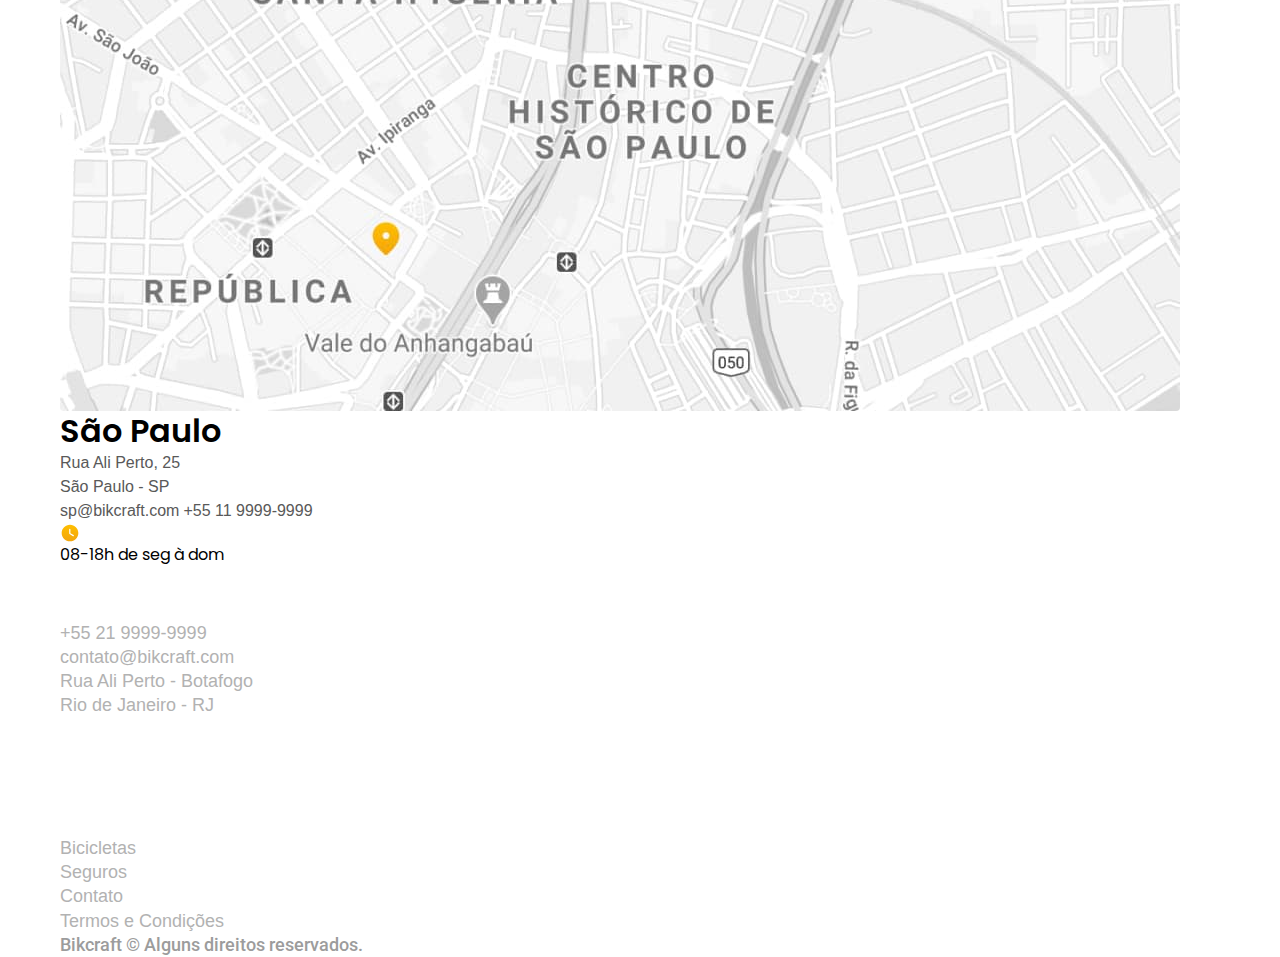
<file: contact.html>
<!DOCTYPE html>
<html lang="pt-br">
<head>
  <meta charset="UTF-8">
  <meta http-equiv="X-UA-Compatible" content="IE=edge">
  <meta name="viewport" content="width=device-width, initial-scale=1.0">
  <title>Contato | Bikcraft</title>
  <link rel="preload" href="./css/styles.css" as="style">
  <link rel="stylesheet" href="./css/styles.css">
  <link rel="preconnect" href="https://fonts.googleapis.com">
  <link rel="preconnect" href="https://fonts.gstatic.com" crossorigin>
  <link href="https://fonts.googleapis.com/css2?family=Merriweather:ital,wght@1,900&family=Poppins:wght@400;600&family=Roboto:wght@400;500&display=swap" rel="stylesheet">
  <meta name="description" content="Termos e Condições.">
</head>
<body id="contact">
  <header class="header-bg">
    <div class="header container">
      <a href="./">
        <img src="./img/bikcraft.svg" width="136" height="32"  alt="Bikcraft">
      </a>
  
      <nav aria-label="primária">
        <ul class="header-menu font-1-m color-0" >
          <li><a href="./bicycles.html">Bicicletas</a></li>
          <li><a href="./insurance.html">Seguros</a></li>
          <li><a href="./contact.html">Contato</a></li>
        </ul>
      </nav>

    </div>
  </header>

  <main>
    <div class="title-bg">
      <div class="title container">
        <p class="font-2-l-b color-5">Respostas em até 24h</p>
        <h1 class="font-1-xxl color-0">nosso contato<span class="color-p1">.</span></h1>
      </div>
    </div>

    <div class="contact container">
      <section class="contact-details" aria-label="Endereço">
        <h2 class="font-1m color-0">Loja Online</h2>
        <div class="contact-address font-2-s color-4">
          <p>Rua Ali Perto, 35</p>
          <p>Rio de Janeiro - RJ</p>
          <p>Brasil - Terra - Vita Láctea</p>
        </div>

        <address class="contact-ways font-2-s color-4">
          <a href="mailto:contato@bikcraft.com">contato@bikcraft.com</a>
          <a href="mailto:assistencia@bikcrft.com">assistencia@bikcraft.com</a>
          <a href="tel:552199999999">+55 21 9999-9999</a>
        </address>

        <div class="contact-socials">
          <a href="./">
            <img src="./img/redes/instagram-p.svg" width="32" height="32"  alt="instagram">
          </a>
          <a href="./">
            <img src="./img/redes/facebook-p.svg" width="32" height="32"  alt="facebook">
          </a>
          <a href="./">
            <img src="./img/redes/youtube-p.svg" width="32" height="32"  alt="youtube">
          </a>
        </div>
      </section>

      <section class="contact-form" aria-label="Formulário">
        <form class="form" action="./contact.html">
          <div>
            <label for="name">Nome</label>
            <input autocomplete="off" type="text" id="name" name="name" placeholder="Seu nome">
          </div>

          <div>
            <label for="tel">Telefone</label>
            <input autocomplete="off" type="text" id="tel" name="tel" placeholder="(21) 9999-9999">
          </div>

          <div class="col-2">
            <label for="email">Email</label>
            <input autocomplete="off" type="email" id="email" name="email" placeholder="contato@email.com">
          </div>

          <div class="col-2">
            <label for="message">Mensagem</label>
            <textarea rows="5" id="message" name="message" placeholder="O que você precisa?"></textarea>
          </div>
          <button class="btn col-2">Enviar Mensagem</button>
        </form>
      </section>
    </div>
  </main>

  <article class="stores container">
    <h2 class="font-1-xxl">lojas locais<span class="color-p1">.</span></h2>
    <div class="stores-item">
      <img src="./img/lojas/rj.jpg" width="1120" height="520"  alt="mapa marcando o endereço em Rua Ali Perto, 25 - Rio de Janeiro - RJ">

      <div class="stores-content">
        <h3 class="font-1-xl">Rio de Janeiro</h3>
        <div class="stores-details font-2-s color-8">
          <p>Rua Ali Perto, 25</p>
          <p>Rio de Janeiro - RJ</p>
        </div>
  
        <div class="stores-details font-2-s color-8">
          <a href="mailto:rj@bikcraf.com">rj@bikcraft.com</a>
          <a href="tel:+552199999999">+55 21 9999-9999</a>
        </div>
  
        <p class="stores-time font-1-s"><img src="./img/icones/horario.svg" width="20" height="20"  alt="">08-18h de seg à dom</p>
      </div>
    </div>

    <div class="stores-item">
      <img src="./img/lojas/sp.jpg" width="1120" height="520"  alt="mapa marcando o endereço em Rua Ali Perto, 25 - São Paulo - SP">

      <div class="stores-content">
        <h3 class="font-1-xl">São Paulo</h3>
        <div class="stores-details font-2-s color-8">
          <p>Rua Ali Perto, 25</p>
          <p>São Paulo - SP</p>
        </div>
  
        <div class="stores-details font-2-s color-8">
          <a href="mailto:rj@bikcraf.com">sp@bikcraft.com</a>
          <a href="tel:+551199999999">+55 11 9999-9999</a>
        </div>
  
        <p class="stores-time font-1-s"><img src="./img/icones/horario.svg" width="20" height="20"  alt="">08-18h de seg à dom</p>
      </div>
    </div>
  </article>

  <footer class="footer-bg">
    <div class="footer container">
      <img src="./img/bikcraft.svg" width="136" height="32"  alt="Bikcraft">

      <div class="footer-contact">
        <h3 class="font-2-1-b color-0">CONTATO</h3>
        <ul class="font-2-m color-5">
          <li> <a href="tel:+552199999999">+55 21 9999-9999</a></li>
          <li> <a href="mailto:contato@bikcraft.com">contato@bikcraft.com</a></li>
          <li>Rua Ali Perto - Botafogo</li>
          <li>Rio de Janeiro - RJ</li>
        </ul>

        <div class="footer-socials">
          <a href="./">
            <img src="./img/redes/instagram.svg" width="32" height="32"  alt="instagram">
          </a>
          <a href="./">
            <img src="./img/redes/facebook.svg" width="32" height="32"  alt="facebook">
          </a>
          <a href="./">
            <img src="./img/redes/youtube.svg" width="32" height="32"  alt="youtube">
          </a>
        </div>
      </div>

      <div class="footer-informations">
        <h3 class="font-2-1-b color-0">INFORMAÇÕES</h3>
        <nav>
          <ul class="font-2-m color-5">
            <li><a href="./bicycles.html">Bicicletas</a></li>
            <li><a href="./insurance.html">Seguros</a></li>
            <li><a href="./contact.html">Contato</a></li>
            <li><a href="./terms.html">Termos e Condições</a></li>
          </ul>
        </nav>
      </div>
      <p class="footer-copy font-2-m color-6">Bikcraft © Alguns direitos reservados.</p>
    </div>
  </footer>
</body>
</html>
</file>
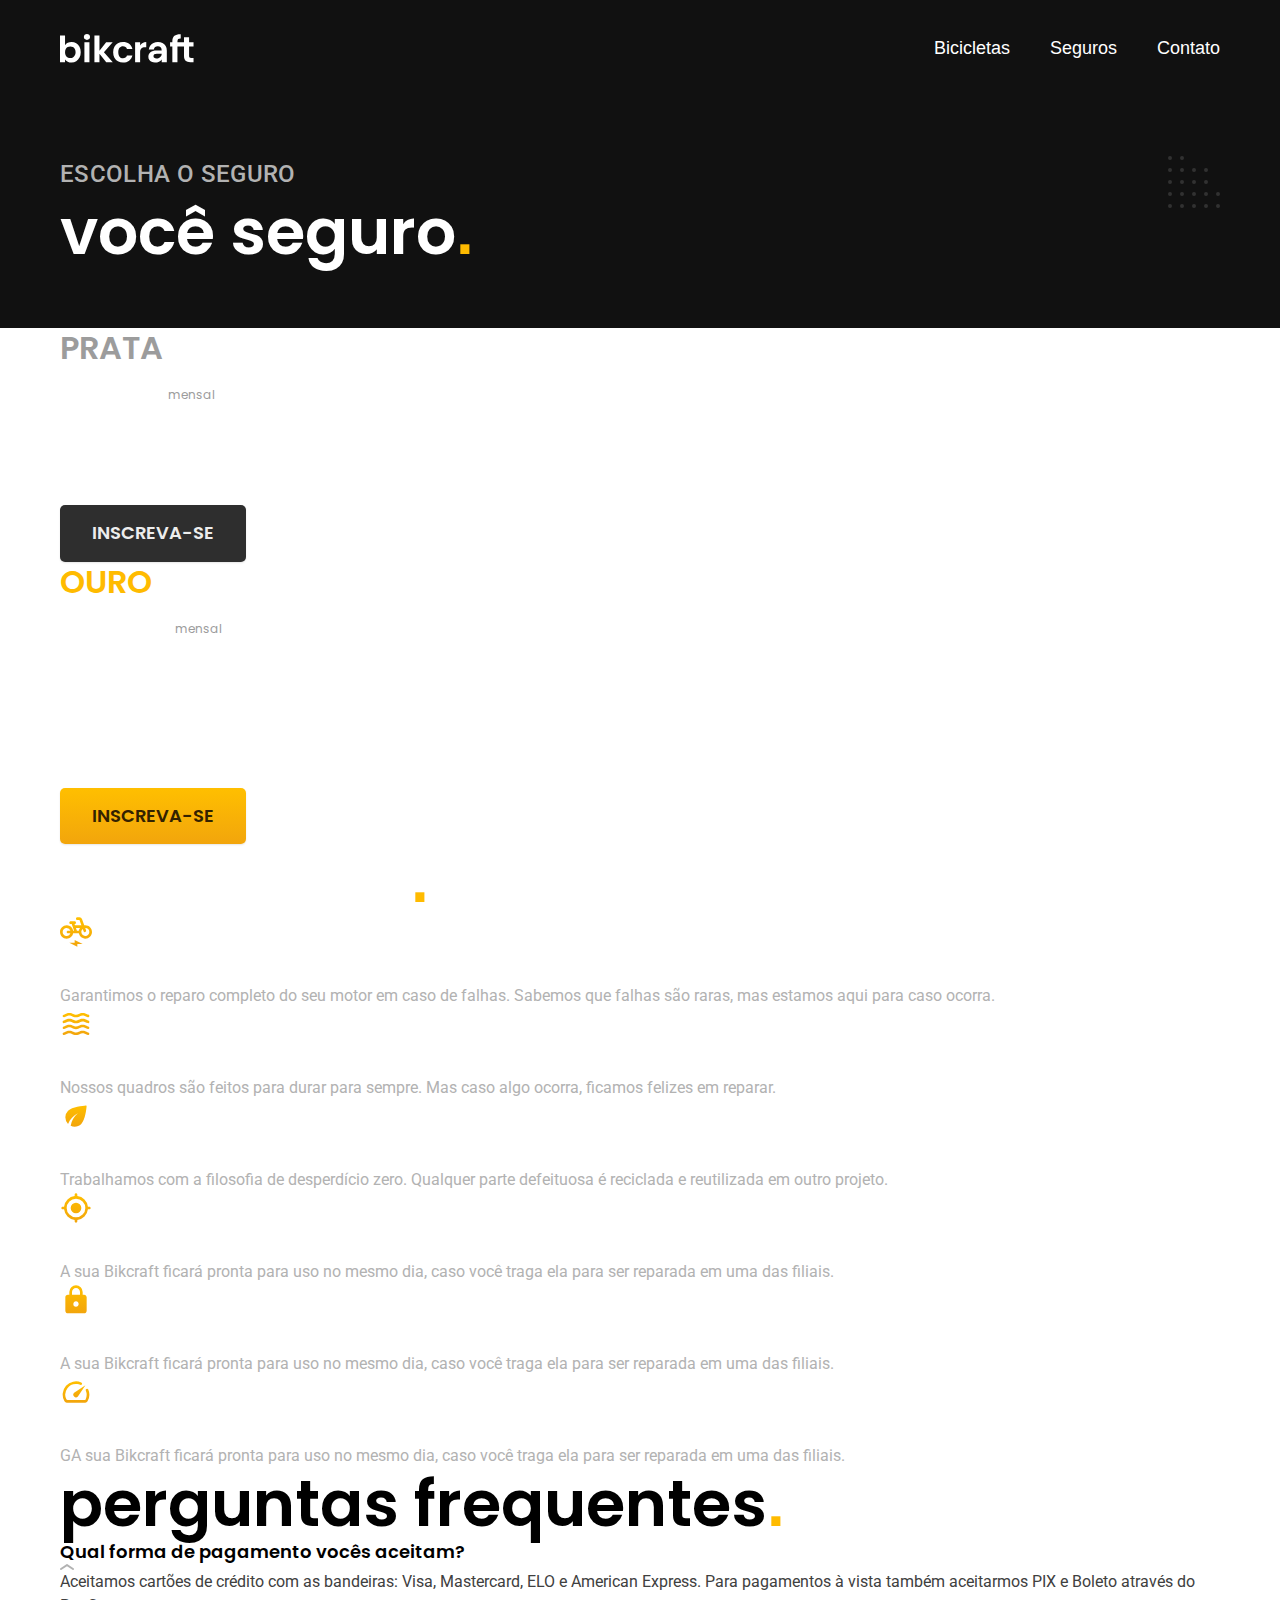
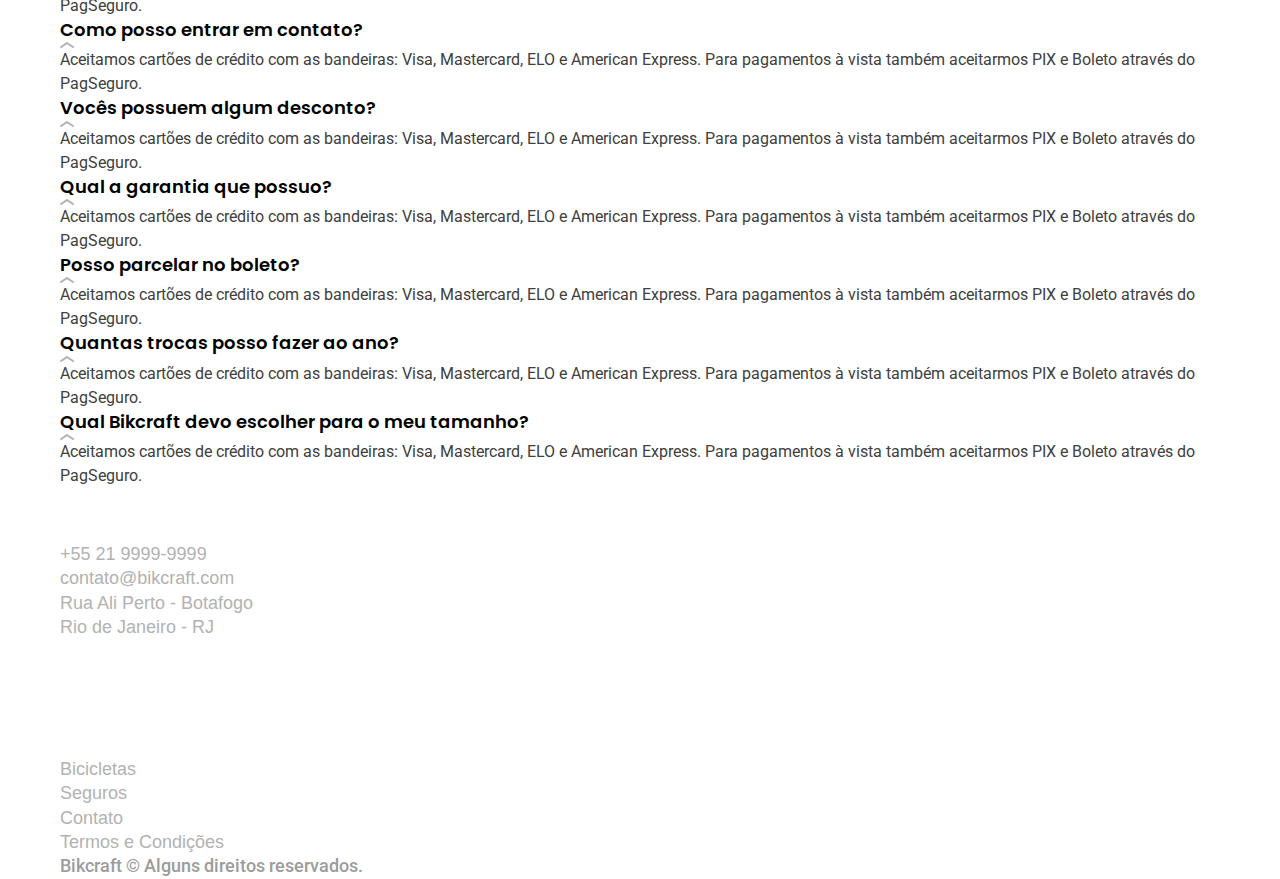
<file: insurance.html>
<!DOCTYPE html>
<html lang="pt-br">
<head>
  <meta charset="UTF-8">
  <meta http-equiv="X-UA-Compatible" content="IE=edge">
  <meta name="viewport" content="width=device-width, initial-scale=1.0">
  <title>Seguros | Bikcraft</title>
  <link rel="preload" href="./css/styles.css" as="style">
  <link rel="stylesheet" href="./css/styles.css">
  <link rel="preconnect" href="https://fonts.googleapis.com">
  <link rel="preconnect" href="https://fonts.gstatic.com" crossorigin>
  <link href="https://fonts.googleapis.com/css2?family=Merriweather:ital,wght@1,900&family=Poppins:wght@400;600&family=Roboto:wght@400;500&display=swap" rel="stylesheet">
  <meta name="description" content="Seguros.">
</head>
<body id="insurance">
  <header class="header-bg">
    <div class="header container">
      <a href="./">
        <img src="./img/bikcraft.svg" width="136" height="32"  alt="Bikcraft">
      </a>
  
      <nav aria-label="primária">
        <ul class="header-menu font-1-m color-0" >
          <li><a href="./bicycles.html">Bicicletas</a></li>
          <li><a href="./insurance.html">Seguros</a></li>
          <li><a href="./contact.html">Contato</a></li>
        </ul>
      </nav>

    </div>
  </header>

  <main class="insurances-bg">
    <div class="title-bg">
      <div class="title container">
        <p class="font-2-l-b color-5">Escolha o seguro</p>
        <h1 class="font-1-xxl color-0">você seguro<span class="color-p1">.</span></h1>
      </div>
    </div>

    <div class="insurances container">
      <div class="insurance-card">
        <h3 class="font-1-xl color-6">PRATA</h3>
        <span class="font-1-xl color-0">R$ 199 <span class="font-1-xs color-6">mensal</span></span>
  
        <ul class="font-2-m color-0">
          <li>Duas trocas por ano</li>
          <li>Assistência técnica</li>
          <li>Suporte 08h às 18h</li>
          <li>Cobertura estadual</li>
        </ul>
        
        <a class="btn second" href="./orcamento.html">inscreva-se</a>
      </div>
  
      <div class="insurance-card">
        <h3 class="font-1-xl color-p1">OURO</h3>
        <span class="font-1-xl color-0">R$ 299 <span class="font-1-xs color-6">mensal</span></span>
  
        <ul class="font-2-m color-0">
          <li>Cinco trocas por ano</li>
          <li>Assistência especial</li>
          <li>Suport 24h</li>
          <li>Cobertura nacional</li>
          <li>Desconto em parceiros</li>
          <li>Acesso ao Clube Bikcraft</li>
        </ul>
        
        <a class="btn" href="./orcamento.html">inscreva-se</a>
      </div>
    </div>
  </main>

  <article class="benefits-bg">
    <div class="benefits container">
      <h2 class="font-1-xxl color-0">vantagens<span class="color-p1">.</span></h2>
      
      <ul>
        <li>
          <img src="./img/icones/eletrica.svg" width="32" height="32"  alt="">
          <h3 class="font-1-l color-0">Reparo Elétrico</h3>
          <p class="font-2-s color-5">
            Garantimos o reparo completo do seu motor em caso de falhas. Sabemos que falhas são raras, mas estamos aqui para caso ocorra.
          </p>
        </li>

        <li>
          <img src="./img/icones/carbono.svg" width="32" height="32"  alt="">
          <h3 class="font-1-l color-0">Carbono</h3>
          <p class="font-2-s color-5">
            Nossos quadros são feitos para durar para sempre. Mas caso algo ocorra, ficamos felizes em reparar.
          </p>
        </li>

        <li>
          <img src="./img/icones/sustentavel.svg" width="32" height="32"  alt="">
          <h3 class="font-1-l color-0">Sustentável</h3>
          <p class="font-2-s color-5">
            Trabalhamos com a filosofia de desperdício zero. Qualquer parte defeituosa é reciclada e reutilizada em outro projeto.
          </p>
        </li>

        <li>
          <img src="./img/icones/rastreador.svg" width="32" height="32"  alt="">
          <h3 class="font-1-l color-0">Recuperação</h3>
          <p class="font-2-s color-5">
            A sua Bikcraft ficará pronta para uso no mesmo dia, caso você traga ela para ser reparada em uma das filiais.
          </p>
        </li>

        <li>
          <img src="./img/icones/seguro.svg" width="32" height="32"  alt="">
          <h3 class="font-1-l color-0">Segurança</h3>
          <p class="font-2-s color-5">
            A sua Bikcraft ficará pronta para uso no mesmo dia, caso você traga ela para ser reparada em uma das filiais.
          </p>
        </li>

        <li>
          <img src="./img/icones/velocidade.svg" width="32" height="32"  alt="">
          <h3 class="font-1-l color-0">Rapidez</h3>
          <p class="font-2-s color-5">
            GA sua Bikcraft ficará pronta para uso no mesmo dia, caso você traga ela para ser reparada em uma das filiais.
          </p>
        </li>
      </ul>
    </div>
  </article>

  <article class="questions container">
    <h2 class="font-1-xxl">perguntas frequentes<span class="color-p1">.</span></h2>

    <dl>
      <div>
        <dt class="font-1-m-b">Qual forma de pagamento vocês aceitam?
          <img src="./img/icones/seta-abrir.svg" alt="">
        </dt>
        <dd class="font-2-s color-9">Aceitamos cartões de crédito com as bandeiras: Visa, Mastercard, ELO e American Express. Para pagamentos à vista também aceitarmos PIX e Boleto através do PagSeguro.</dd>
      </div>

      <div>
        <dt class="font-1-m-b">Como posso entrar em contato?
          <img src="./img/icones/seta-abrir.svg" alt="">
        </dt>
        <dd class="font-2-s color-9">Aceitamos cartões de crédito com as bandeiras: Visa, Mastercard, ELO e American Express. Para pagamentos à vista também aceitarmos PIX e Boleto através do PagSeguro.</dd>
      </div>

      <div>
        <dt class="font-1-m-b">Vocês possuem algum desconto?
          <img src="./img/icones/seta-abrir.svg" alt="">
        </dt>
        <dd class="font-2-s color-9">Aceitamos cartões de crédito com as bandeiras: Visa, Mastercard, ELO e American Express. Para pagamentos à vista também aceitarmos PIX e Boleto através do PagSeguro.</dd>
      </div>

      <div>
        <dt class="font-1-m-b">Qual a garantia que possuo?
          <img src="./img/icones/seta-abrir.svg" alt="">
        </dt>
        <dd class="font-2-s color-9">Aceitamos cartões de crédito com as bandeiras: Visa, Mastercard, ELO e American Express. Para pagamentos à vista também aceitarmos PIX e Boleto através do PagSeguro.</dd>
      </div>

      <div>
        <dt class="font-1-m-b">Posso parcelar no boleto?
          <img src="./img/icones/seta-abrir.svg" alt="">
        </dt>
        <dd class="font-2-s color-9">Aceitamos cartões de crédito com as bandeiras: Visa, Mastercard, ELO e American Express. Para pagamentos à vista também aceitarmos PIX e Boleto através do PagSeguro.</dd>
      </div>

      <div>
        <dt class="font-1-m-b">Quantas trocas posso fazer ao ano?
          <img src="./img/icones/seta-abrir.svg" alt="">
        </dt>
        <dd class="font-2-s color-9">Aceitamos cartões de crédito com as bandeiras: Visa, Mastercard, ELO e American Express. Para pagamentos à vista também aceitarmos PIX e Boleto através do PagSeguro.</dd>
      </div>

      <div>
        <dt class="font-1-m-b">Qual Bikcraft devo escolher para o meu tamanho?
          <img src="./img/icones/seta-abrir.svg" alt="">
        </dt>
        <dd class="font-2-s color-9">Aceitamos cartões de crédito com as bandeiras: Visa, Mastercard, ELO e American Express. Para pagamentos à vista também aceitarmos PIX e Boleto através do PagSeguro.</dd>
      </div>
    </dl>
  </article>
  
  <footer class="footer-bg">
    <div class="footer container">
      <img src="./img/bikcraft.svg" alt="Bikcraft">

      <div class="footer-contact">
        <h3 class="font-2-1-b color-0">CONTATO</h3>
        <ul class="font-2-m color-5">
          <li> <a href="tel:+552199999999">+55 21 9999-9999</a></li>
          <li> <a href="mailto:contato@bikcraft.com">contato@bikcraft.com</a></li>
          <li>Rua Ali Perto - Botafogo</li>
          <li>Rio de Janeiro - RJ</li>
        </ul>

        <div class="footer-socials">
          <a href="./">
            <img src="./img/redes/instagram.svg" width="32" height="32"  alt="instagram">
          </a>
          <a href="./">
            <img src="./img/redes/facebook.svg" width="32" height="32"  alt="facebook">
          </a>
          <a href="./">
            <img src="./img/redes/youtube.svg" width="32" height="32"  alt="youtube">
          </a>
        </div>
      </div>

      <div class="footer-informations">
        <h3 class="font-2-1-b color-0">INFORMAÇÕES</h3>
        <nav>
          <ul class="font-2-m color-5">
            <li><a href="./bicycles.html">Bicicletas</a></li>
            <li><a href="./insurance.html">Seguros</a></li>
            <li><a href="./contact.html">Contato</a></li>
            <li><a href="./terms.html">Termos e Condições</a></li>
          </ul>
        </nav>
      </div>
      <p class="footer-copy font-2-m color-6">Bikcraft © Alguns direitos reservados.</p>
    </div>
  </footer>
</body>
</html>
</file>
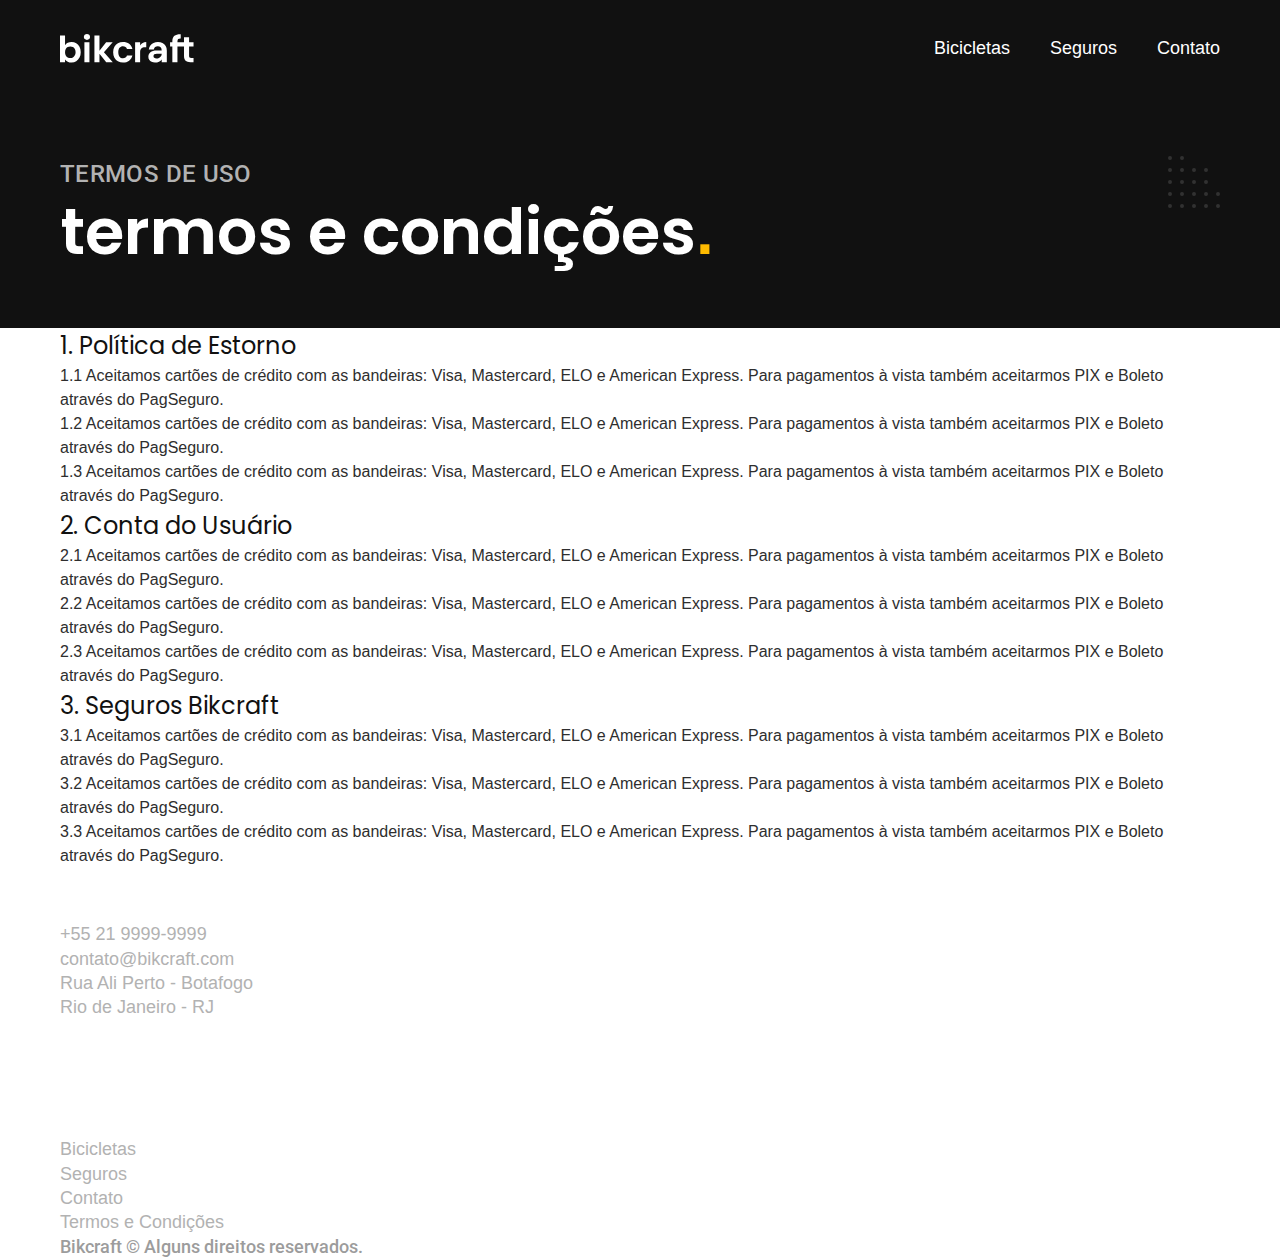
<file: termos.html>
<!DOCTYPE html>
<html lang="pt-br">
<head>
  <meta charset="UTF-8">
  <meta http-equiv="X-UA-Compatible" content="IE=edge">
  <meta name="viewport" content="width=device-width, initial-scale=1.0">
  <title>Termos e Condições | Bikcraft</title>
  <link rel="stylesheet" href="./css/styles.css">
  <link rel="preconnect" href="https://fonts.googleapis.com">
  <link rel="preconnect" href="https://fonts.gstatic.com" crossorigin>
  <link href="https://fonts.googleapis.com/css2?family=Merriweather:ital,wght@1,900&family=Poppins:wght@400;600&family=Roboto:wght@400;500&display=swap" rel="stylesheet">
  <meta name="description" content="Termos e Condições.">
</head>
<body>
  <header class="header-bg">
    <div class="header container">
      <a href="./">
        <img src="./img/bikcraft.svg" alt="Bikcraft">
      </a>
  
      <nav aria-label="primária">
        <ul class="header-menu font-1-m color-0" >
          <li><a href="./bicicletas.html">Bicicletas</a></li>
          <li><a href="./seguros.html">Seguros</a></li>
          <li><a href="./contato.html">Contato</a></li>
        </ul>
      </nav>

    </div>
  </header>

  <main>
    <div class="title-bg">
      <div class="title container">
        <p class="font-2-l-b color-5">TERMOS DE USO</p>
        <h1 class="font-1-xxl color-0">termos e condições<span class="color-p1">.</span></h1>
      </div>
    </div>

    <div class="terms container font-2-s color-10">
      <h2 class="font-1-l color-11">1. Política de Estorno</h2>
      <p>1.1 Aceitamos cartões de crédito com as bandeiras: Visa, Mastercard, ELO e American Express. Para pagamentos à vista também aceitarmos PIX e Boleto através do PagSeguro.</p>
      <p>1.2 Aceitamos cartões de crédito com as bandeiras: Visa, Mastercard, ELO e American Express. Para pagamentos à vista também aceitarmos PIX e Boleto através do PagSeguro.</p>
      <p>1.3 Aceitamos cartões de crédito com as bandeiras: Visa, Mastercard, ELO e American Express. Para pagamentos à vista também aceitarmos PIX e Boleto através do PagSeguro.</p>

      <h2 class="font-1-l color-11">2. Conta do Usuário</h2>
      <p>2.1 Aceitamos cartões de crédito com as bandeiras: Visa, Mastercard, ELO e American Express. Para pagamentos à vista também aceitarmos PIX e Boleto através do PagSeguro.</p>
      <p>2.2 Aceitamos cartões de crédito com as bandeiras: Visa, Mastercard, ELO e American Express. Para pagamentos à vista também aceitarmos PIX e Boleto através do PagSeguro.</p>
      <p>2.3 Aceitamos cartões de crédito com as bandeiras: Visa, Mastercard, ELO e American Express. Para pagamentos à vista também aceitarmos PIX e Boleto através do PagSeguro.</p>

      <h2 class="font-1-l color-11">3. Seguros Bikcraft</h2>
      <p>3.1 Aceitamos cartões de crédito com as bandeiras: Visa, Mastercard, ELO e American Express. Para pagamentos à vista também aceitarmos PIX e Boleto através do PagSeguro.</p>
      <p>3.2 Aceitamos cartões de crédito com as bandeiras: Visa, Mastercard, ELO e American Express. Para pagamentos à vista também aceitarmos PIX e Boleto através do PagSeguro.</p>
      <p>3.3 Aceitamos cartões de crédito com as bandeiras: Visa, Mastercard, ELO e American Express. Para pagamentos à vista também aceitarmos PIX e Boleto através do PagSeguro.</p>
    </div>
  </main>

  <footer class="footer-bg">
    <div class="footer container">
      <img src="./img/bikcraft.svg" alt="Bikcraft">

      <div class="footer-contact">
        <h3 class="font-2-1-b color-0">CONTATO</h3>
        <ul class="font-2-m color-5">
          <li> <a href="tel:+552199999999">+55 21 9999-9999</a></li>
          <li> <a href="mailto:contato@bikcraft.com">contato@bikcraft.com</a></li>
          <li>Rua Ali Perto - Botafogo</li>
          <li>Rio de Janeiro - RJ</li>
        </ul>

        <div class="footer-socials">
          <a href="./">
            <img src="./img/redes/instagram.svg" alt="instagram">
          </a>
          <a href="./">
            <img src="./img/redes/facebook.svg" alt="facebook">
          </a>
          <a href="./">
            <img src="./img/redes/youtube.svg" alt="youtube">
          </a>
        </div>
      </div>

      <div class="footer-informations">
        <h3 class="font-2-1-b color-0">INFORMAÇÕES</h3>
        <nav>
          <ul class="font-2-m color-5">
            <li><a href="./bicicletas.html">Bicicletas</a></li>
            <li><a href="./seguros.html">Seguros</a></li>
            <li><a href="./contato.html">Contato</a></li>
            <li><a href="./termos.html">Termos e Condições</a></li>
          </ul>
        </nav>
      </div>
      <p class="footer-copy font-2-m color-6">Bikcraft © Alguns direitos reservados.</p>
    </div>
  </footer>
</body>
</html>
</file>
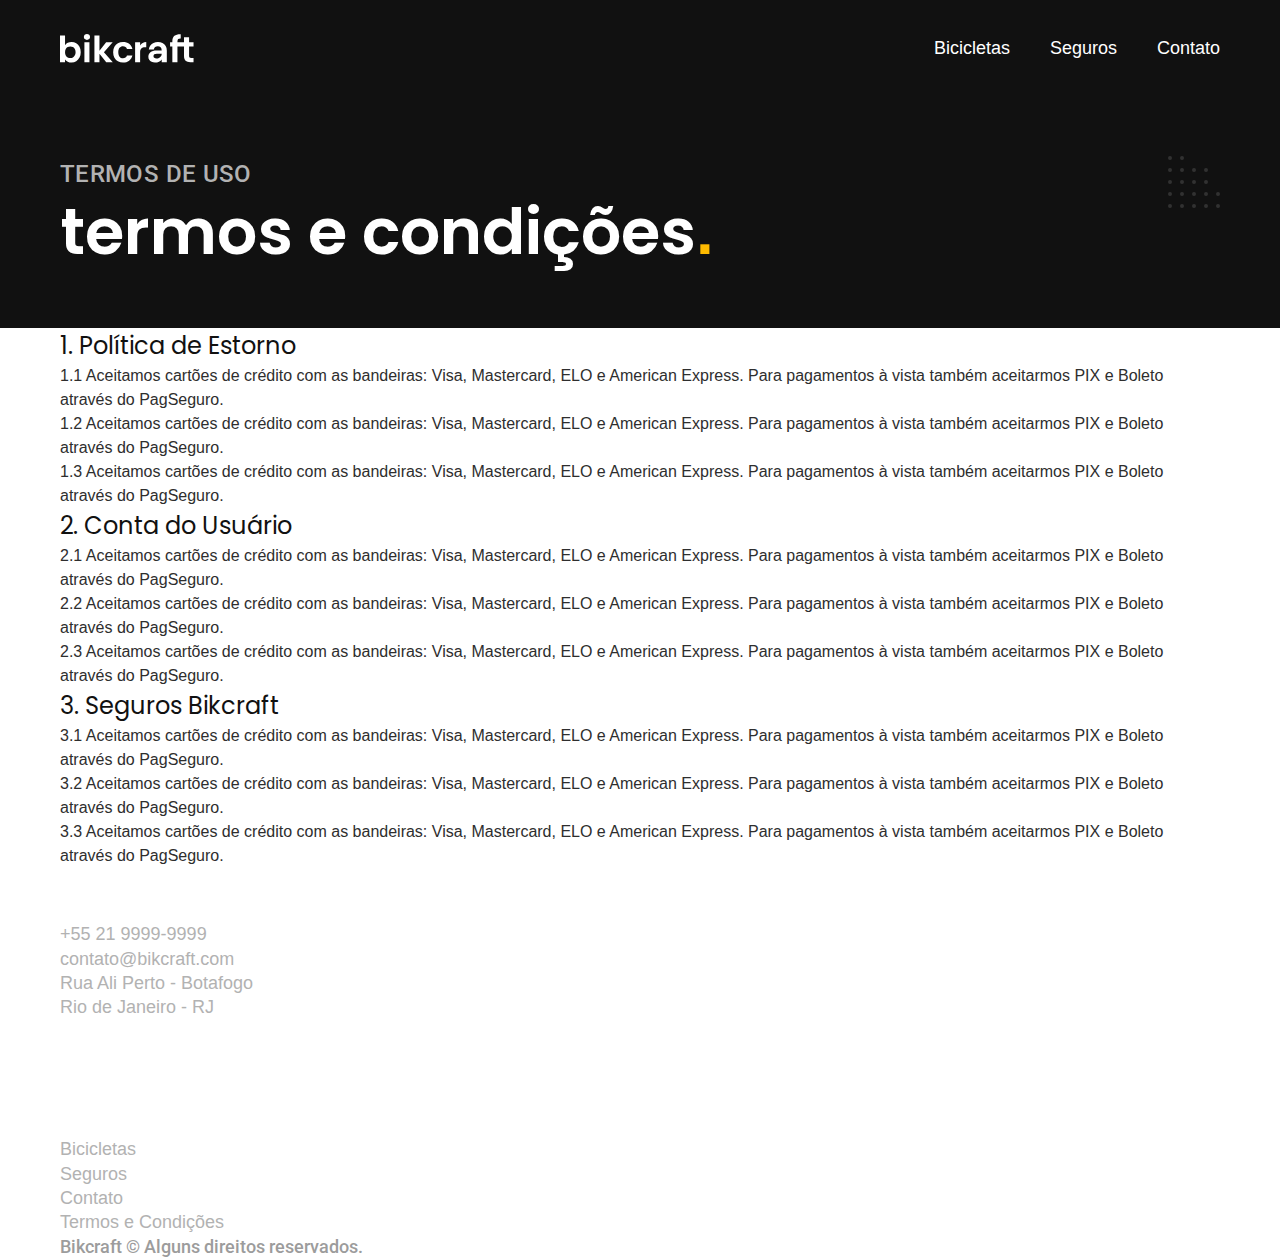
<file: terms.html>
<!DOCTYPE html>
<html lang="pt-br">
<head>
  <meta charset="UTF-8">
  <meta http-equiv="X-UA-Compatible" content="IE=edge">
  <meta name="viewport" content="width=device-width, initial-scale=1.0">
  <title>Termos e Condições | Bikcraft</title>
  <link rel="preload" href="./css/styles.css" as="style">
  <link rel="stylesheet" href="./css/styles.css">
  <link rel="preconnect" href="https://fonts.googleapis.com">
  <link rel="preconnect" href="https://fonts.gstatic.com" crossorigin>
  <link href="https://fonts.googleapis.com/css2?family=Merriweather:ital,wght@1,900&family=Poppins:wght@400;600&family=Roboto:wght@400;500&display=swap" rel="stylesheet">
  <meta name="description" content="Termos e Condições.">
</head>
<body id="terms">
  <header class="header-bg">
    <div class="header container">
      <a href="./">
        <img src="./img/bikcraft.svg" width="136" height="32"  alt="Bikcraft">
      </a>
  
      <nav aria-label="primária">
        <ul class="header-menu font-1-m color-0" >
          <li><a href="./bicycles.html">Bicicletas</a></li>
          <li><a href="./insurance.html">Seguros</a></li>
          <li><a href="./contact.html">Contato</a></li>
        </ul>
      </nav>

    </div>
  </header>

  <main>
    <div class="title-bg">
      <div class="title container">
        <p class="font-2-l-b color-5">TERMOS DE USO</p>
        <h1 class="font-1-xxl color-0">termos e condições<span class="color-p1">.</span></h1>
      </div>
    </div>

    <div class="terms container font-2-s color-10">
      <h2 class="font-1-l color-11">1. Política de Estorno</h2>
      <p>1.1 Aceitamos cartões de crédito com as bandeiras: Visa, Mastercard, ELO e American Express. Para pagamentos à vista também aceitarmos PIX e Boleto através do PagSeguro.</p>
      <p>1.2 Aceitamos cartões de crédito com as bandeiras: Visa, Mastercard, ELO e American Express. Para pagamentos à vista também aceitarmos PIX e Boleto através do PagSeguro.</p>
      <p>1.3 Aceitamos cartões de crédito com as bandeiras: Visa, Mastercard, ELO e American Express. Para pagamentos à vista também aceitarmos PIX e Boleto através do PagSeguro.</p>

      <h2 class="font-1-l color-11">2. Conta do Usuário</h2>
      <p>2.1 Aceitamos cartões de crédito com as bandeiras: Visa, Mastercard, ELO e American Express. Para pagamentos à vista também aceitarmos PIX e Boleto através do PagSeguro.</p>
      <p>2.2 Aceitamos cartões de crédito com as bandeiras: Visa, Mastercard, ELO e American Express. Para pagamentos à vista também aceitarmos PIX e Boleto através do PagSeguro.</p>
      <p>2.3 Aceitamos cartões de crédito com as bandeiras: Visa, Mastercard, ELO e American Express. Para pagamentos à vista também aceitarmos PIX e Boleto através do PagSeguro.</p>

      <h2 class="font-1-l color-11">3. Seguros Bikcraft</h2>
      <p>3.1 Aceitamos cartões de crédito com as bandeiras: Visa, Mastercard, ELO e American Express. Para pagamentos à vista também aceitarmos PIX e Boleto através do PagSeguro.</p>
      <p>3.2 Aceitamos cartões de crédito com as bandeiras: Visa, Mastercard, ELO e American Express. Para pagamentos à vista também aceitarmos PIX e Boleto através do PagSeguro.</p>
      <p>3.3 Aceitamos cartões de crédito com as bandeiras: Visa, Mastercard, ELO e American Express. Para pagamentos à vista também aceitarmos PIX e Boleto através do PagSeguro.</p>
    </div>
  </main>

  <footer class="footer-bg">
    <div class="footer container">
      <img src="./img/bikcraft.svg" width="136" height="32"  alt="Bikcraft">

      <div class="footer-contact">
        <h3 class="font-2-1-b color-0">CONTATO</h3>
        <ul class="font-2-m color-5">
          <li> <a href="tel:+552199999999">+55 21 9999-9999</a></li>
          <li> <a href="mailto:contato@bikcraft.com">contato@bikcraft.com</a></li>
          <li>Rua Ali Perto - Botafogo</li>
          <li>Rio de Janeiro - RJ</li>
        </ul>

        <div class="footer-socials">
          <a href="./">
            <img src="./img/redes/instagram.svg" width="32" height="32"  alt="instagram">
          </a>
          <a href="./">
            <img src="./img/redes/facebook.svg" width="32" height="32"  alt="facebook">
          </a>
          <a href="./">
            <img src="./img/redes/youtube.svg" width="32" height="32"  alt="youtube">
          </a>
        </div>
      </div>

      <div class="footer-informations">
        <h3 class="font-2-1-b color-0">INFORMAÇÕES</h3>
        <nav>
          <ul class="font-2-m color-5">
            <li><a href="./bicycles.html">Bicicletas</a></li>
            <li><a href="./insurance.html">Seguros</a></li>
            <li><a href="./contact.html">Contato</a></li>
            <li><a href="./terms.html">Termos e Condições</a></li>
          </ul>
        </nav>
      </div>
      <p class="footer-copy font-2-m color-6">Bikcraft © Alguns direitos reservados.</p>
    </div>
  </footer>
</body>
</html>
</file>
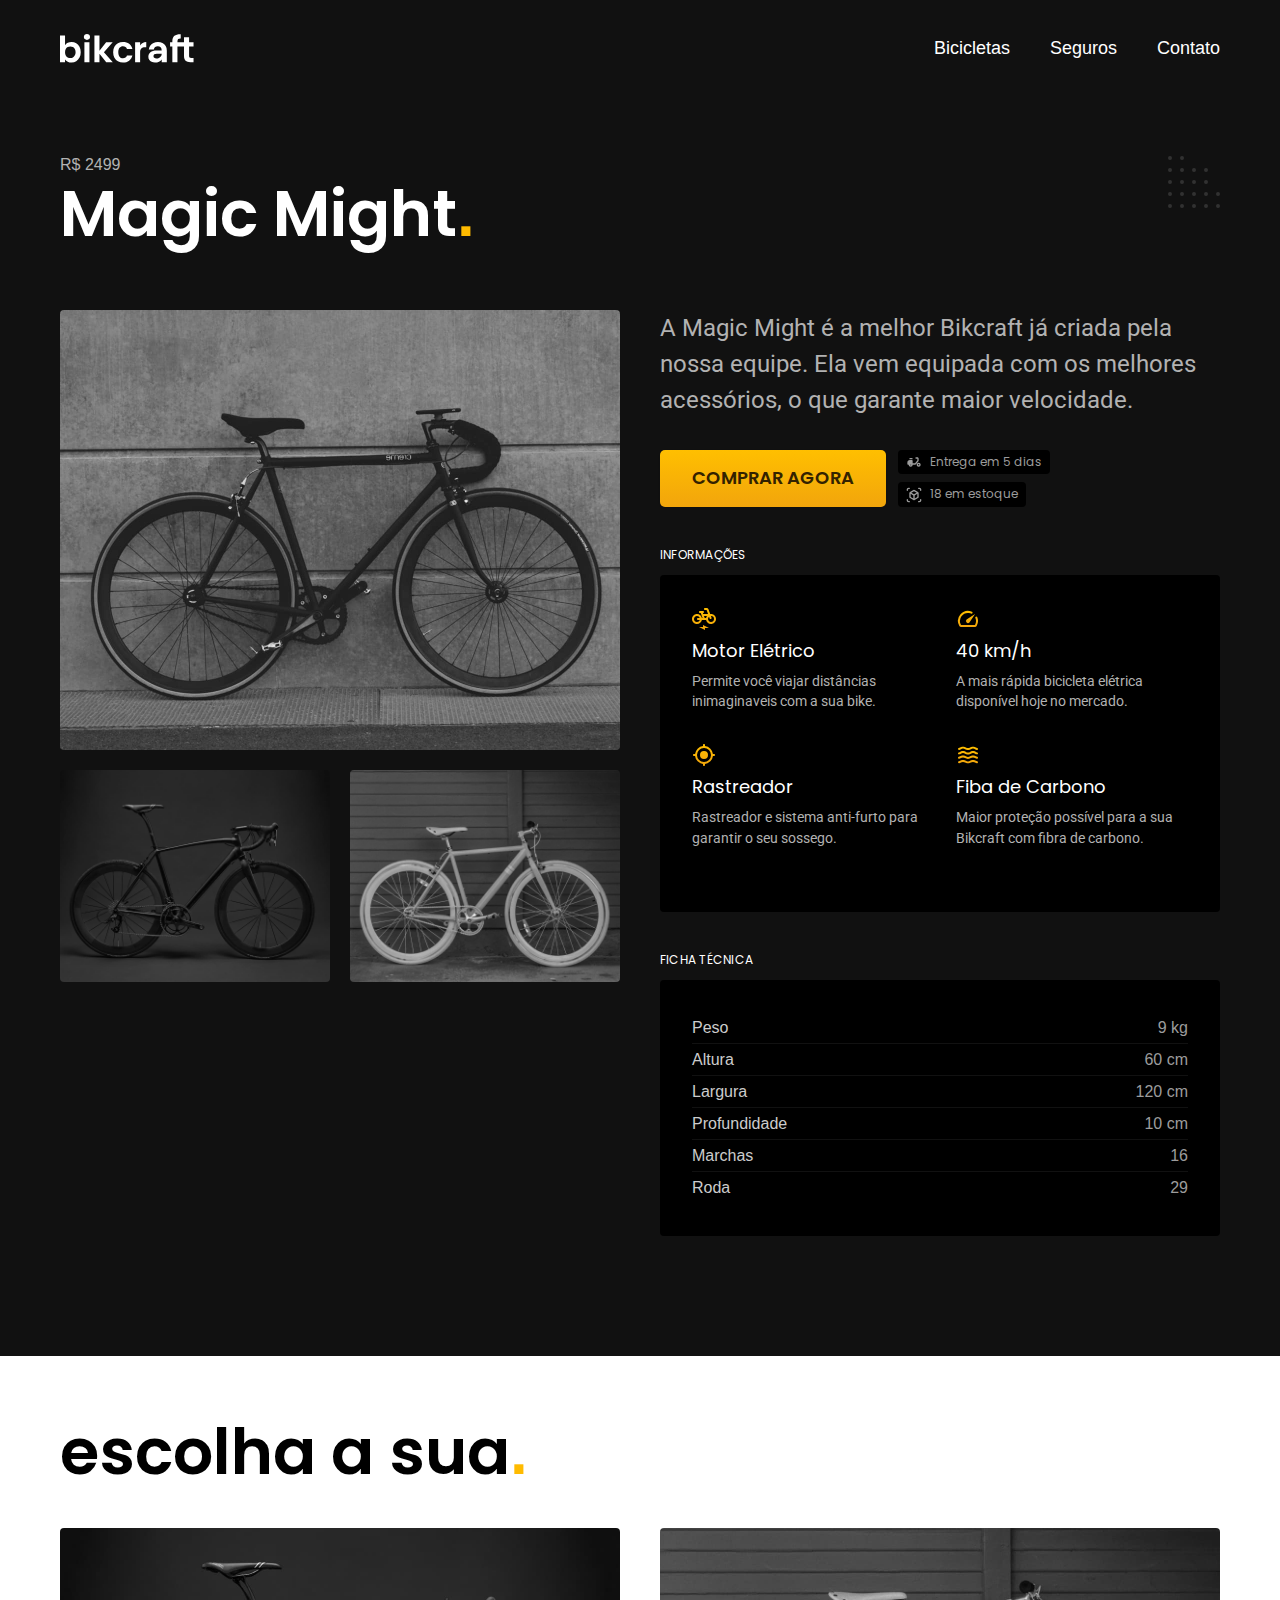
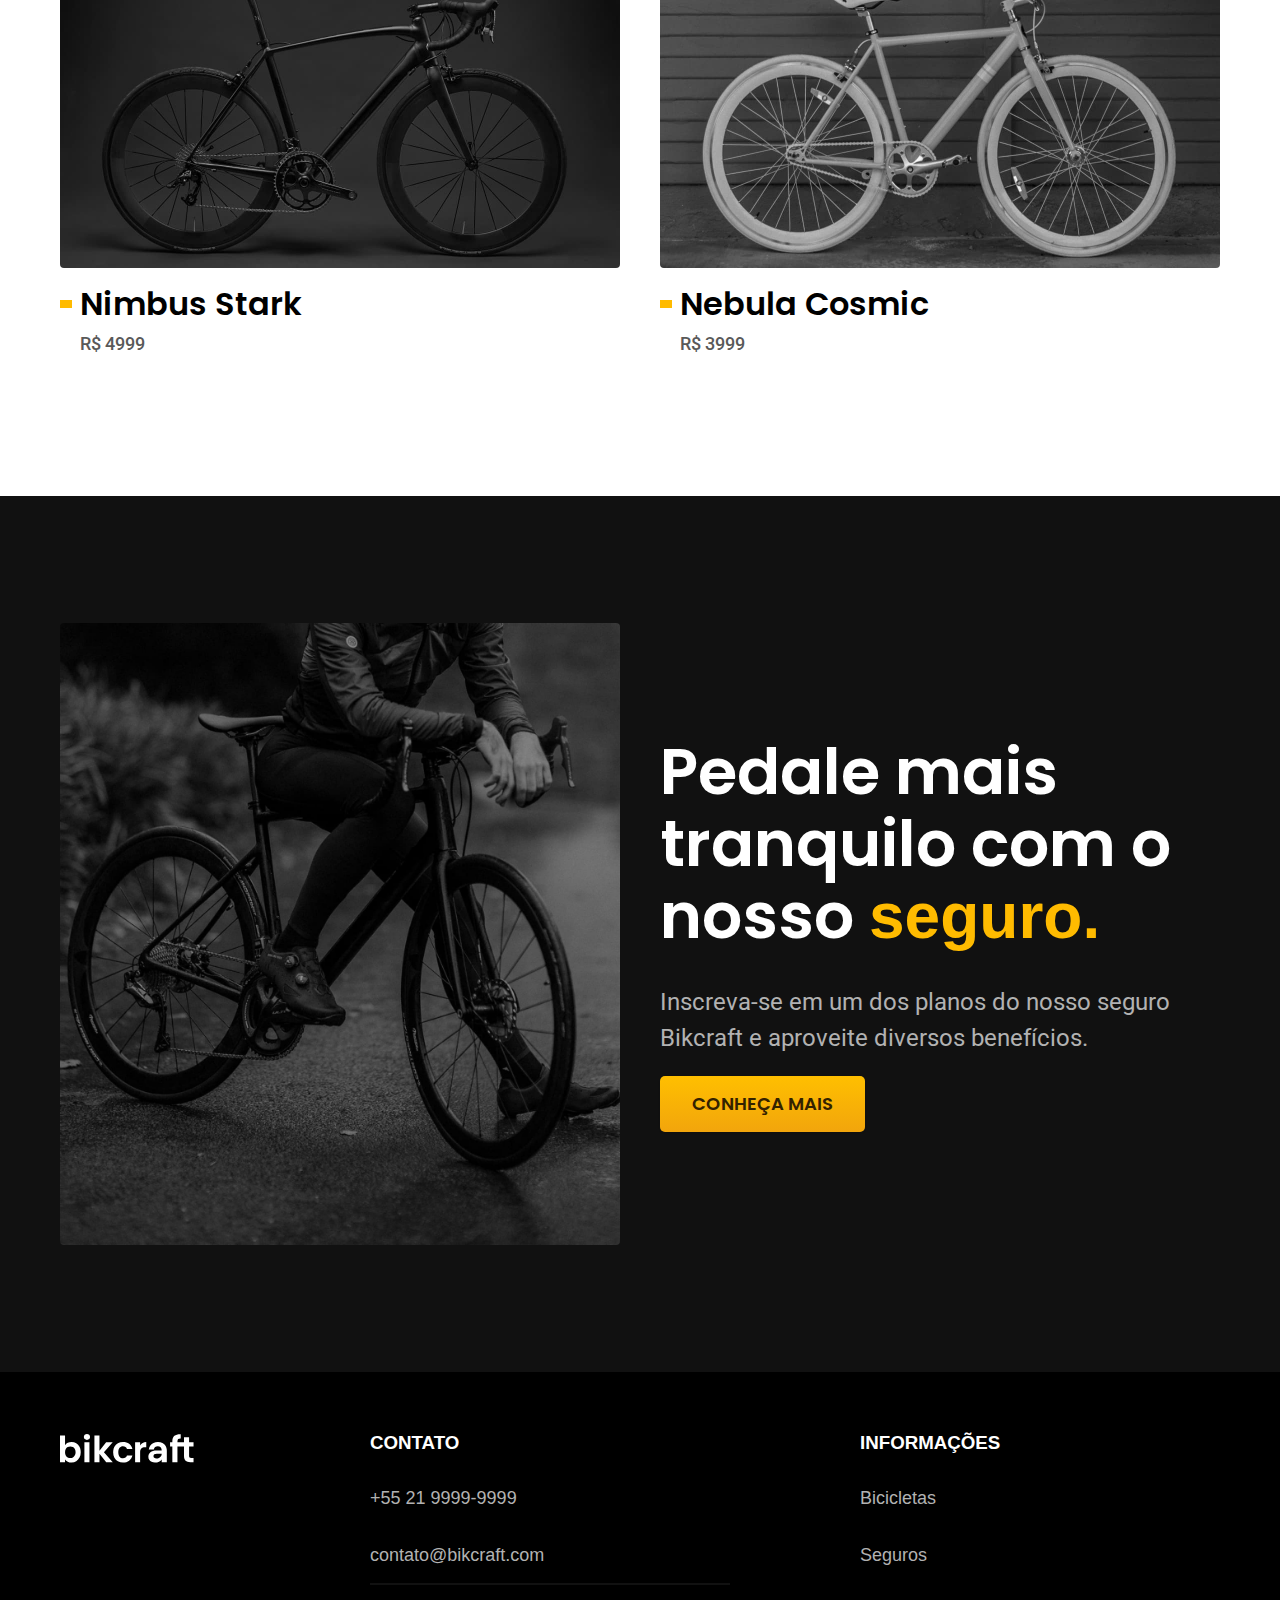
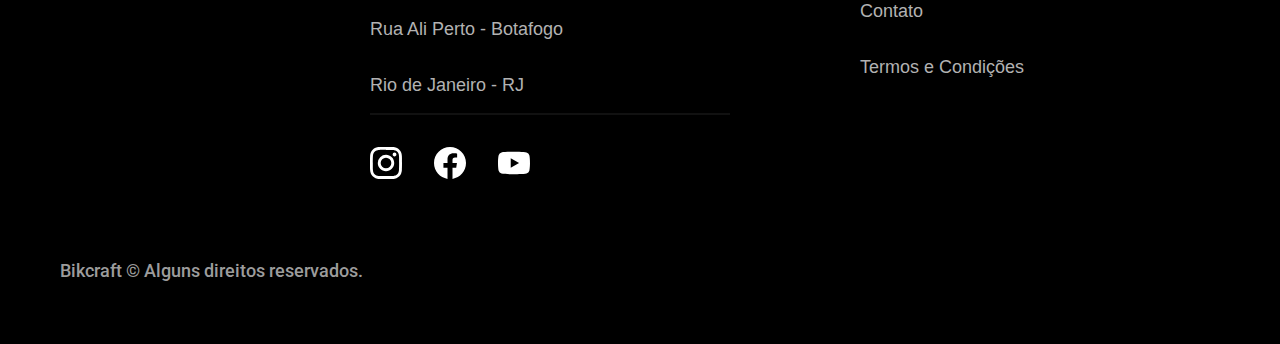
<file: bicycles/magic.html>
<!DOCTYPE html>
<html lang="pt-br">
<head>
  <meta charset="UTF-8">
  <meta http-equiv="X-UA-Compatible" content="IE=edge">
  <meta name="viewport" content="width=device-width, initial-scale=1.0">
  <title>Magic | Bikcraft</title>
  <link rel="shortcut icon" href="../favicon.svg" type="image/x-icon">
  <link rel="stylesheet" href="../css/styles.min.css">
  <link rel="preconnect" href="https://fonts.googleapis.com">
  <link rel="preconnect" href="https://fonts.gstatic.com" crossorigin>
  <link href="https://fonts.googleapis.com/css2?family=Merriweather:ital,wght@1,900&family=Poppins:wght@400;600&family=Roboto:wght@400;500&display=swap" rel="stylesheet">
  <meta name="description" content="Magic.">
  <script>document.documentElement.classList.add('js')</script>
</head>
<body id="bicycles">
  <header class="header-bg">
    <div class="header container">
      <a href="../">
        <img src="../img/bikcraft.svg" alt="Bikcraft">
      </a>
  
      <nav aria-label="primária">
        <ul class="header-menu font-1-m color-0" >
          <li><a href="../bicycles.html">Bicicletas</a></li>
          <li><a href="../insurance.html">Seguros</a></li>
          <li><a href="../contact.html">Contato</a></li>
        </ul>
      </nav>

    </div>
  </header>

  <main class="title-bg">
    <div>
      <div class="title container">
        <p class="font-2-lx color-5">R$ 2499</p>
        <h1 class="font-1-xxl color-0">Magic Might<span class="color-p1">.</span></h1>
      </div>
    </div>

    <div class="bicycle container"> 
      <div class="bicycles-images">
        <img src="../img/bicicleta/nimbus2.jpg" alt="bicicleta preta">
        <img src="../img/bicicleta/nimbus1.jpg" alt="bicicleta preta">
        <img src="../img/bicicleta/nimbus3.jpg" alt="bicicleta branca">
      </div>

      <div class="bicycle-content">
        <p class="font-2-l color-5">
          A Magic Might é a melhor Bikcraft já criada pela nossa equipe. Ela vem equipada com os melhores acessórios, o que garante maior velocidade.
        </p>

        <div class="bicycle-buy">
          <a class="btn" href="../budge.html?type=bikcraft&product=magic">Comprar agora</a>
          <span class="font-1-xs color-6"><img src="../img/icones/entrega.svg" alt="">Entrega em 5 dias</span>
          <span class="font-1-xs color-6"><img src="../img/icones/estoque.svg" alt="">18 em estoque</span>
        </div>

        <h2 class="font-1-xs color-0">INFORMAÇÕES</h2>

        <ul class="bicycle-informations">
          <li>
            <img src="../img/icones/eletrica.svg" alt="">
            <h3 class="font-1-m color-0">Motor Elétrico</h3>
            <p class="font-2-xs color-5">Permite você viajar distâncias inimaginaveis com a sua bike.</p>
          </li>

          <li>
            <img src="../img/icones/velocidade.svg" alt="">
            <h3 class="font-1-m color-0">40 km/h</h3>
            <p class="font-2-xs color-5">A mais rápida bicicleta elétrica disponível hoje no mercado.</p>
          </li>

          <li>
            <img src="../img/icones/rastreador.svg" alt="">
            <h3 class="font-1-m color-0">Rastreador</h3>
            <p class="font-2-xs color-5">Rastreador e sistema anti-furto para garantir o seu sossego.</p>
          </li>

          <li>
            <img src="../img/icones/carbono.svg" alt="">
            <h3 class="font-1-m color-0">Fiba de Carbono</h3>
            <p class="font-2-xs color-5">Maior proteção possível para a sua Bikcraft com fibra de carbono.</p>
          </li>
        </ul>

        <h2 class="font-1-xs color-0">FICHA TÉCNICA</h2>

        <ul class="bicycle-record font-2-s color-4">
          <li>Peso<span>9 kg</span></li>
          <li>Altura<span>60 cm</span></li>
          <li>Largura<span>120 cm</span></li>
          <li>Profundidade<span>10 cm</span></li>
          <li>Marchas<span>16</span></li>
          <li>Roda<span>29</span></li>
        </ul>
      </div>
    </div>   
  </main>

  <article class="bicycle-list container">
    <h2 class="font-1-xxl">escolha a sua<span class="color-p1">.</span></h2>

    <ul>
      <li>
        <a href="./nimbus.html">
          <img src="../img/bicicletas/nimbus.jpg" alt="Bicicleta preta">
          <h3 class="font-1-xl">Nimbus Stark</h3>
          <span class="font-2-m color-8">R$ 4999</span>
        </a>
      </li>

      <li>
        <a href="./nebula.html">
          <img src="../img/bicicletas/nebula.jpg" alt="Bicicleta preta">
          <h3 class="font-1-xl">Nebula Cosmic</h3>
          <span class="font-2-m color-8">R$ 3999</span>
        </a>
      </li>
    </ul>
  </article>

  <article class="insurance-bg">
    <div class="insurance container">
      <div class="insurance-image">
        <img src="../img/fotos/seguros.jpg" alt="Pessoa parada em cima de uma bicicleta">
      </div>

      <div class="insurance-content">
        <h2 class="font-1-xxl color-0">Pedale mais tranquilo com o nosso <span class="color-p1">seguro.</span></h2>
        <p class="font-2-l color-5">Inscreva-se em um dos planos do nosso seguro Bikcraft e aproveite diversos benefícios.</p>
        <a class="btn" href="../insurance.html">Conheça Mais</a>
      </div>
    </div>
  </article>

  <footer class="footer-bg">
    <div class="footer container">
      <img src="../img/bikcraft.svg" alt="Bikcraft">

      <div class="footer-contact">
        <h3 class="font-2-1-b color-0">CONTATO</h3>
        <ul class="font-2-m color-5">
          <li> <a href="tel:+552199999999">+55 21 9999-9999</a></li>
          <li> <a href="mailto:contato@bikcraft.com">contato@bikcraft.com</a></li>
          <li>Rua Ali Perto - Botafogo</li>
          <li>Rio de Janeiro - RJ</li>
        </ul>

        <div class="footer-socials">
          <a href="../">
            <img src="../img/redes/instagram.svg" alt="instagram">
          </a>
          <a href="../">
            <img src="../img/redes/facebook.svg" alt="facebook">
          </a>
          <a href="../">
            <img src="../img/redes/youtube.svg" alt="youtube">
          </a>
        </div>
      </div>

      <div class="footer-informations">
        <h3 class="font-2-1-b color-0">INFORMAÇÕES</h3>
        <nav>
          <ul class="font-2-m color-5">
            <li><a href="../bicycles.html">Bicicletas</a></li>
            <li><a href="../insurance.html">Seguros</a></li>
            <li><a href="../contact.html">Contato</a></li>
            <li><a href="../terms.html">Termos e Condições</a></li>
          </ul>
        </nav>
      </div>
      <p class="footer-copy font-2-m color-6">Bikcraft © Alguns direitos reservados.</p>
    </div>
  </footer>
  <script src="../js/script.js"></script>
</body>
</html>
</file>
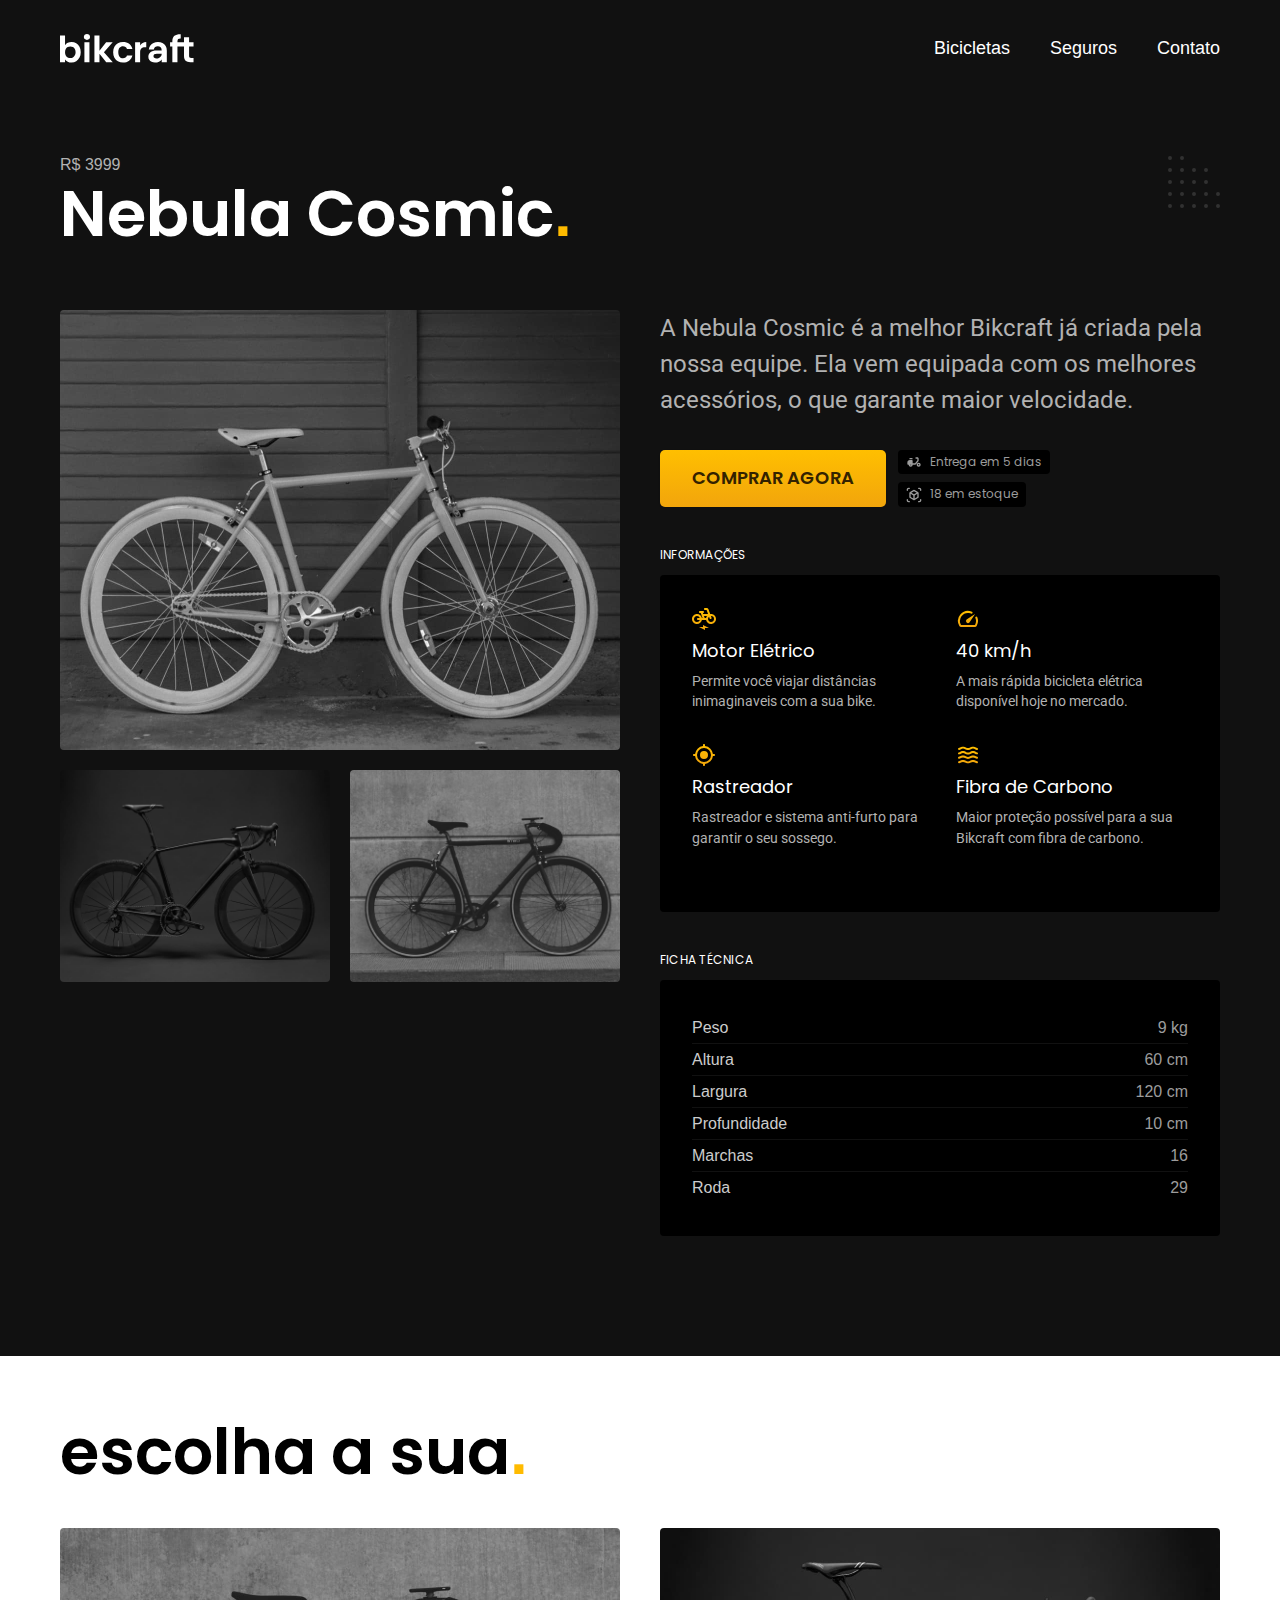
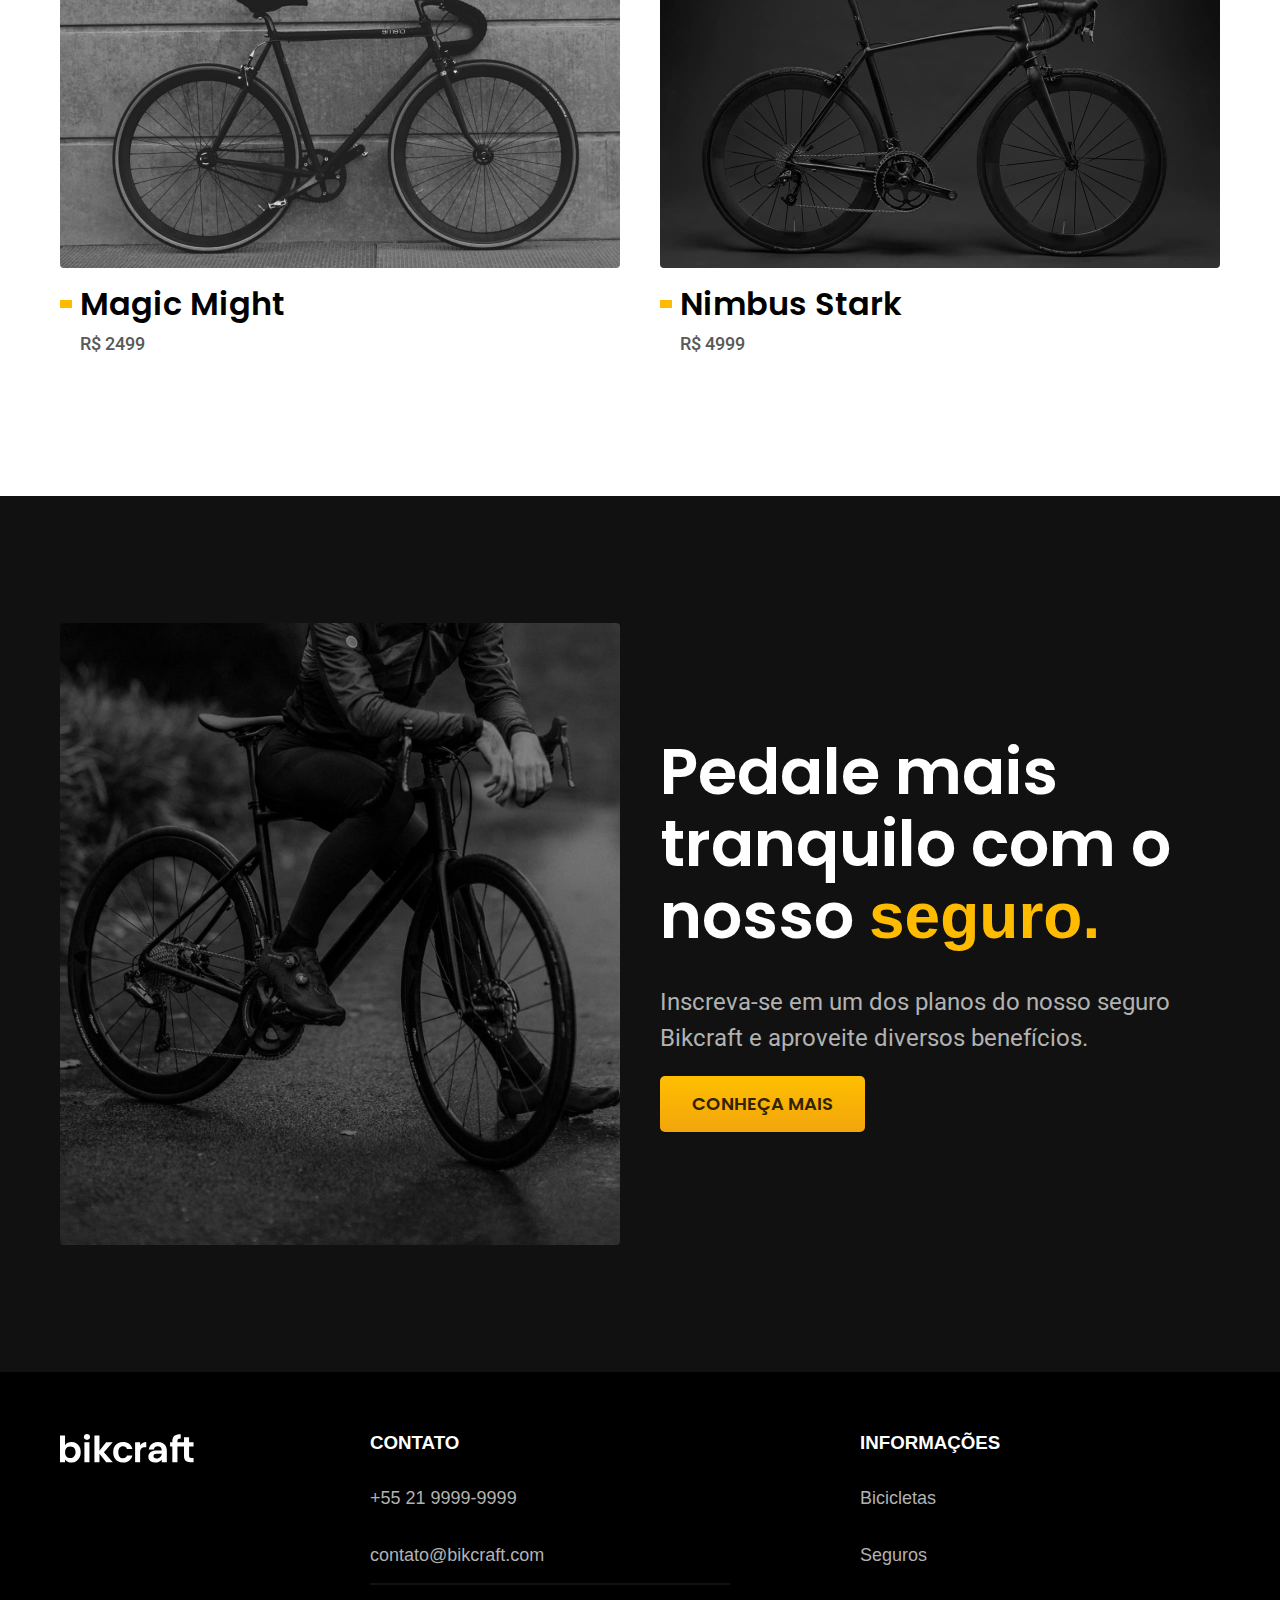
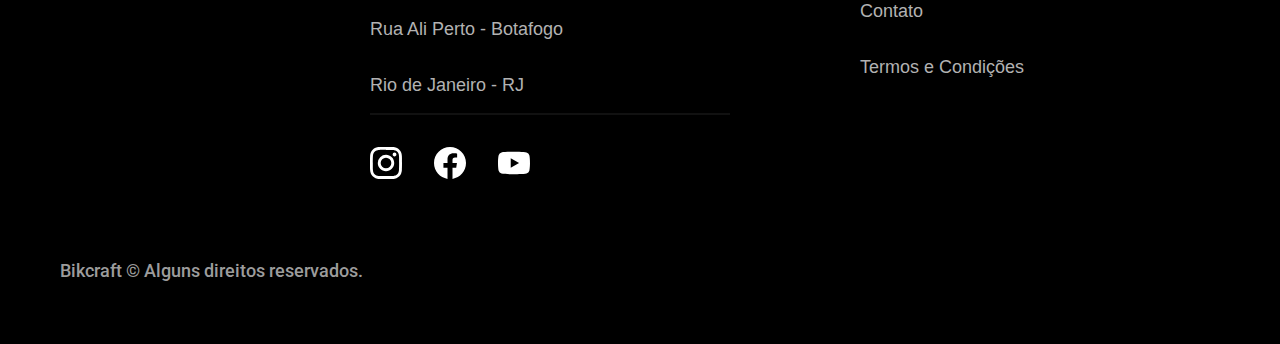
<file: bicycles/nebula.html>
<!DOCTYPE html>
<html lang="pt-br">
<head>
  <meta charset="UTF-8">
  <meta http-equiv="X-UA-Compatible" content="IE=edge">
  <meta name="viewport" content="width=device-width, initial-scale=1.0">
  <title>Nebula | Bikcraft</title>
  <link rel="shortcut icon" href="../favicon.svg" type="image/x-icon">
  <link rel="stylesheet" href="../css/styles.min.css">
  <link rel="preconnect" href="https://fonts.googleapis.com">
  <link rel="preconnect" href="https://fonts.gstatic.com" crossorigin>
  <link href="https://fonts.googleapis.com/css2?family=Merriweather:ital,wght@1,900&family=Poppins:wght@400;600&family=Roboto:wght@400;500&display=swap" rel="stylesheet">
  <meta name="description" content="Nebula.">
  <script>document.documentElement.classList.add('js')</script>
</head>
<body id="bicycles">
  <header class="header-bg">
    <div class="header container">
      <a href="../">
        <img src="../img/bikcraft.svg" alt="Bikcraft">
      </a>
  
      <nav aria-label="primária">
        <ul class="header-menu font-1-m color-0" >
          <li><a href="../bicycles.html">Bicicletas</a></li>
          <li><a href="../insurance.html">Seguros</a></li>
          <li><a href="../contact.html">Contato</a></li>
        </ul>
      </nav>

    </div>
  </header>

  <main class="title-bg">
    <div>
      <div class="title container">
        <p class="font-2-lx color-5">R$ 3999</p>
        <h1 class="font-1-xxl color-0">Nebula Cosmic<span class="color-p1">.</span></h1>
      </div>
    </div>

    <div class="bicycle container"> 
      <div class="bicycles-images">
        <img src="../img/bicicleta/nimbus3.jpg" alt="bicicleta preta">
        <img src="../img/bicicleta/nimbus1.jpg" alt="bicicleta preta">
        <img src="../img/bicicleta/nimbus2.jpg" alt="bicicleta branca">
      </div>

      <div class="bicycle-content">
        <p class="font-2-l color-5">
          A Nebula Cosmic é a melhor Bikcraft já criada pela nossa equipe. Ela vem equipada com os melhores acessórios, o que garante maior velocidade.
        </p>

        <div class="bicycle-buy">
          <a class="btn" href="../budge.html?type=bikcraft&product=nebula">Comprar agora</a>
          <span class="font-1-xs color-6"><img src="../img/icones/entrega.svg" alt="">Entrega em 5 dias</span>
          <span class="font-1-xs color-6"><img src="../img/icones/estoque.svg" alt="">18 em estoque</span>
        </div>

        <h2 class="font-1-xs color-0">INFORMAÇÕES</h2>

        <ul class="bicycle-informations">
          <li>
            <img src="../img/icones/eletrica.svg" alt="">
            <h3 class="font-1-m color-0">Motor Elétrico</h3>
            <p class="font-2-xs color-5">Permite você viajar distâncias inimaginaveis com a sua bike.</p>
          </li>

          <li>
            <img src="../img/icones/velocidade.svg" alt="">
            <h3 class="font-1-m color-0">40 km/h</h3>
            <p class="font-2-xs color-5">A mais rápida bicicleta elétrica disponível hoje no mercado.</p>
          </li>

          <li>
            <img src="../img/icones/rastreador.svg" alt="">
            <h3 class="font-1-m color-0">Rastreador</h3>
            <p class="font-2-xs color-5">Rastreador e sistema anti-furto para garantir o seu sossego.</p>
          </li>

          <li>
            <img src="../img/icones/carbono.svg" alt="">
            <h3 class="font-1-m color-0">Fibra de Carbono</h3>
            <p class="font-2-xs color-5">Maior proteção possível para a sua Bikcraft com fibra de carbono.</p>
          </li>
        </ul>

        <h2 class="font-1-xs color-0">FICHA TÉCNICA</h2>

        <ul class="bicycle-record font-2-s color-4">
          <li>Peso<span>9 kg</span></li>
          <li>Altura<span>60 cm</span></li>
          <li>Largura<span>120 cm</span></li>
          <li>Profundidade<span>10 cm</span></li>
          <li>Marchas<span>16</span></li>
          <li>Roda<span>29</span></li>
        </ul>
      </div>
    </div>   
  </main>

  <article class="bicycle-list container">
    <h2 class="font-1-xxl">escolha a sua<span class="color-p1">.</span></h2>

    <ul>
      <li>
        <a href="./magic.html">
          <img src="../img/bicicletas/magic.jpg" alt="Bicicleta preta">
          <h3 class="font-1-xl">Magic Might</h3>
          <span class="font-2-m color-8">R$ 2499</span>
        </a>
      </li>

      <li>
        <a href="./nimbus.html">
          <img src="../img/bicicletas/nimbus.jpg" alt="Bicicleta preta">
          <h3 class="font-1-xl">Nimbus Stark</h3>
          <span class="font-2-m color-8">R$ 4999</span>
        </a>
      </li>
    </ul>
  </article>

  <article class="insurance-bg">
    <div class="insurance container">
      <div class="insurance-image">
        <img src="../img/fotos/seguros.jpg" alt="Pessoa parada em cima de uma bicicleta">
      </div>

      <div class="insurance-content">
        <h2 class="font-1-xxl color-0">Pedale mais tranquilo com o nosso <span class="color-p1">seguro.</span></h2>
        <p class="font-2-l color-5">Inscreva-se em um dos planos do nosso seguro Bikcraft e aproveite diversos benefícios.</p>
        <a class="btn" href="../insurance.html">Conheça Mais</a>
      </div>
    </div>
  </article>

  <footer class="footer-bg">
    <div class="footer container">
      <img src="../img/bikcraft.svg" alt="Bikcraft">

      <div class="footer-contact">
        <h3 class="font-2-1-b color-0">CONTATO</h3>
        <ul class="font-2-m color-5">
          <li> <a href="tel:+552199999999">+55 21 9999-9999</a></li>
          <li> <a href="mailto:contato@bikcraft.com">contato@bikcraft.com</a></li>
          <li>Rua Ali Perto - Botafogo</li>
          <li>Rio de Janeiro - RJ</li>
        </ul>

        <div class="footer-socials">
          <a href="../">
            <img src="../img/redes/instagram.svg" alt="instagram">
          </a>
          <a href="../">
            <img src="../img/redes/facebook.svg" alt="facebook">
          </a>
          <a href="../">
            <img src="../img/redes/youtube.svg" alt="youtube">
          </a>
        </div>
      </div>

      <div class="footer-informations">
        <h3 class="font-2-1-b color-0">INFORMAÇÕES</h3>
        <nav>
          <ul class="font-2-m color-5">
            <li><a href="../bicycles.html">Bicicletas</a></li>
            <li><a href="../insurance.html">Seguros</a></li>
            <li><a href="../contact.html">Contato</a></li>
            <li><a href="../terms.html">Termos e Condições</a></li>
          </ul>
        </nav>
      </div>
      <p class="footer-copy font-2-m color-6">Bikcraft © Alguns direitos reservados.</p>
    </div>
  </footer>
  <script src="../js/script.js"></script>
</body>
</html>
</file>
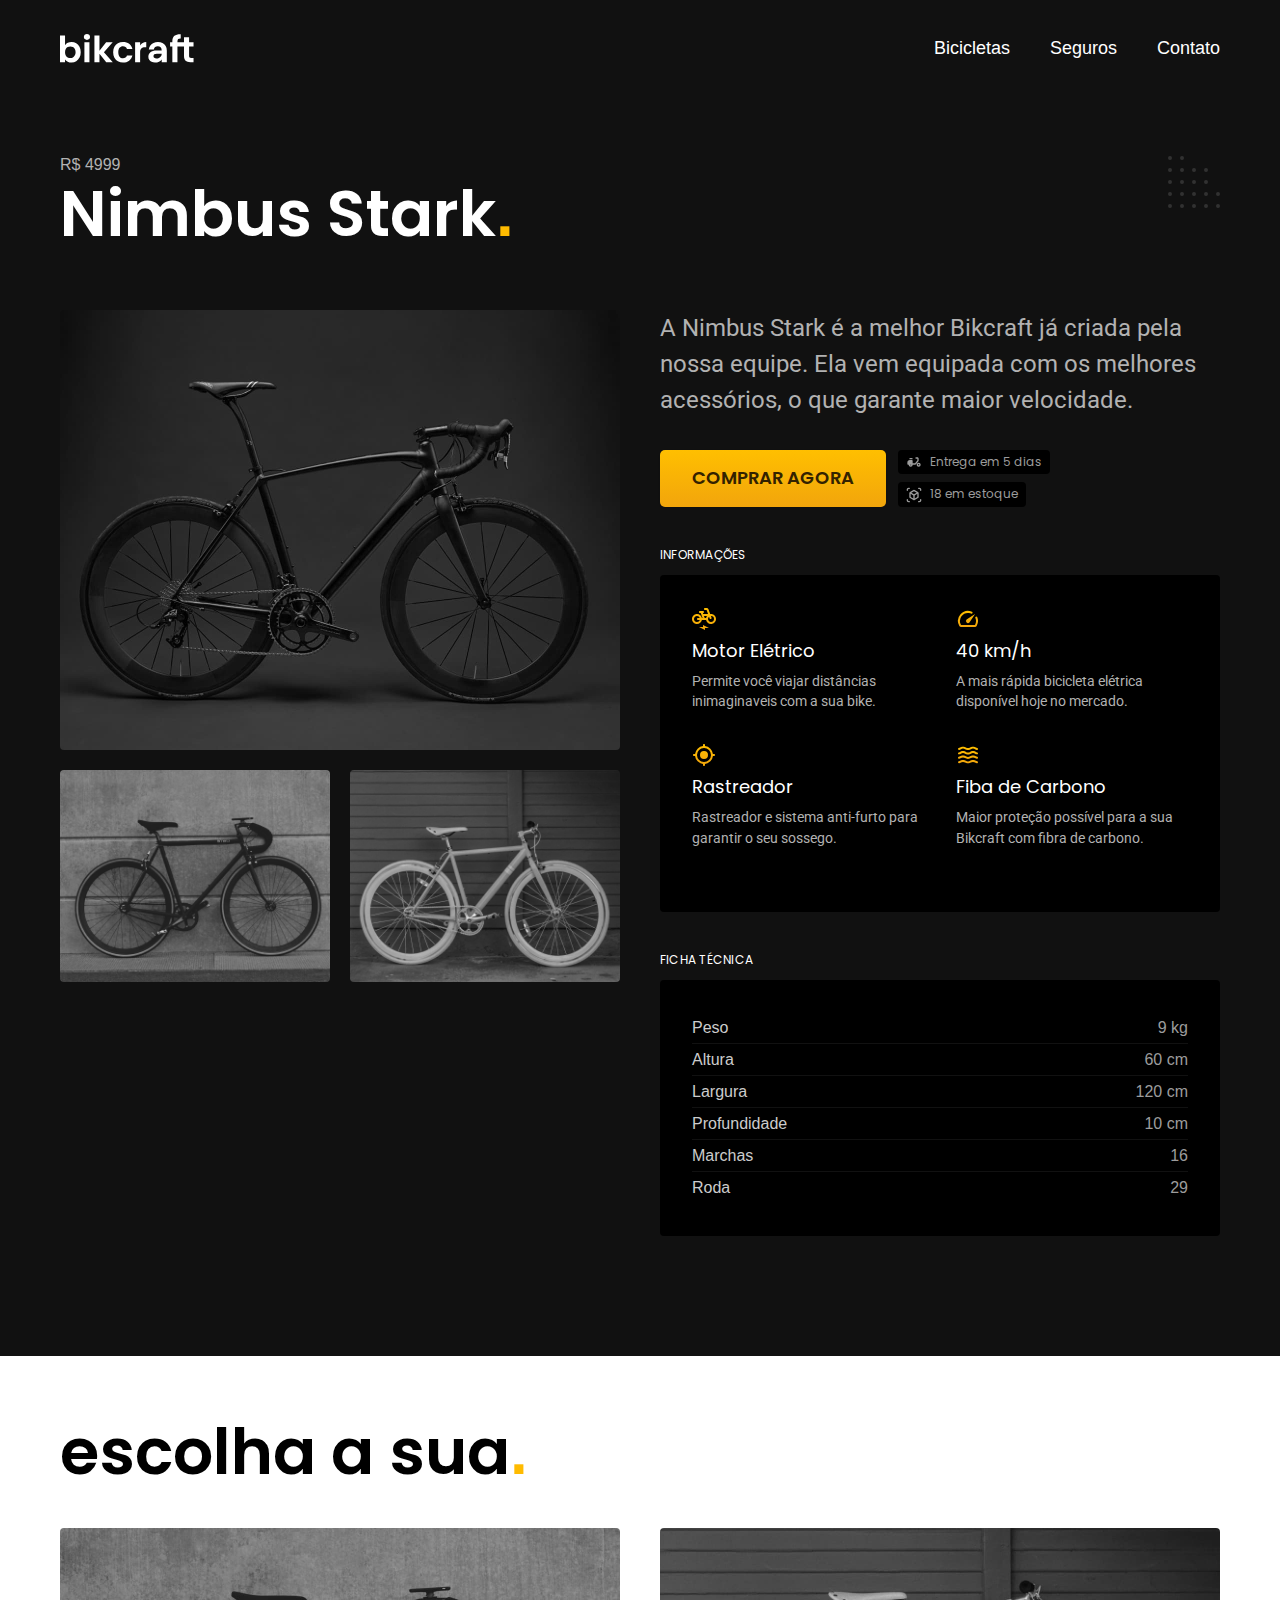
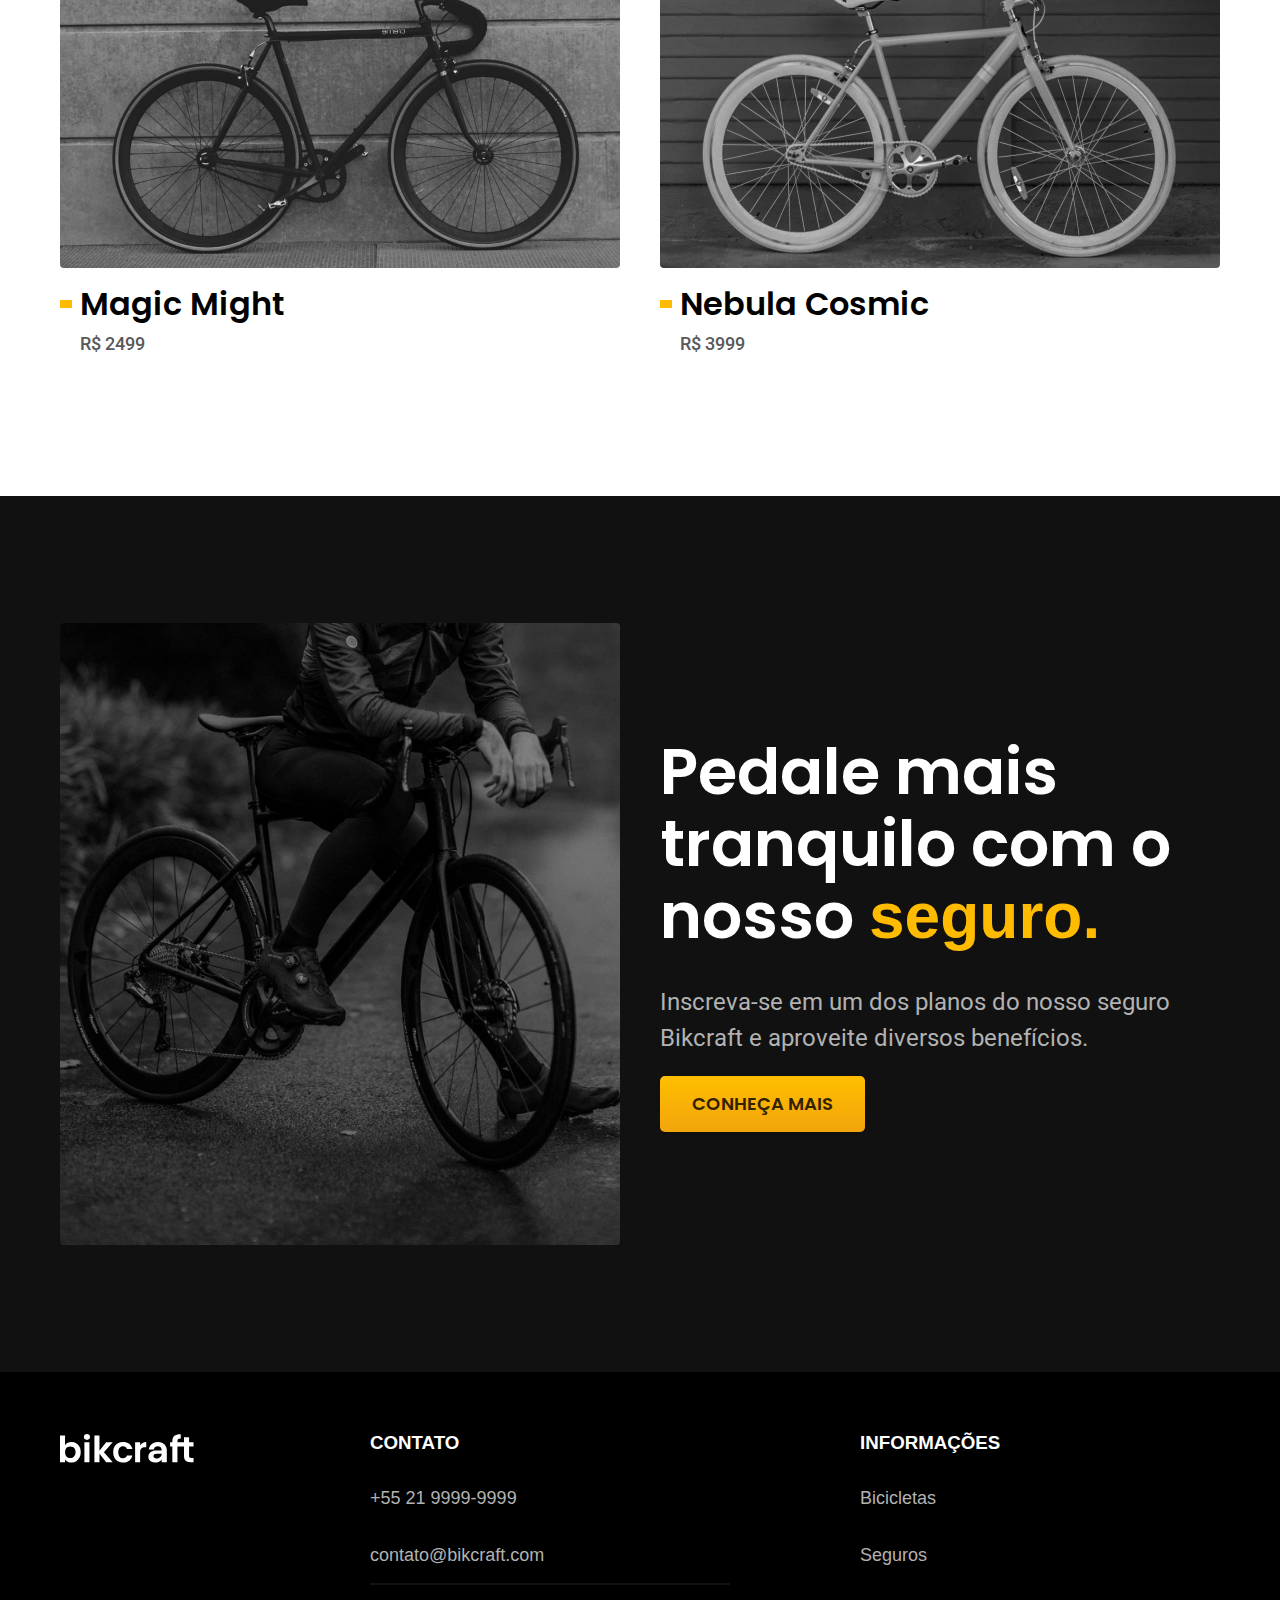
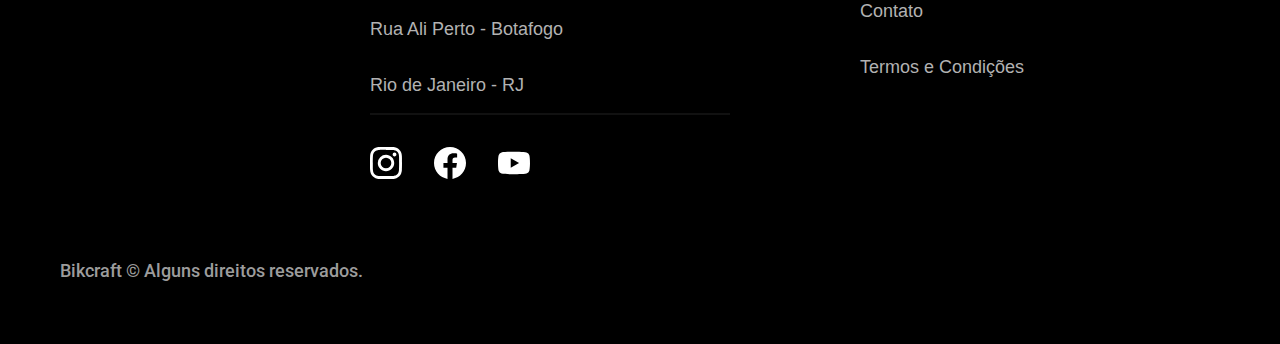
<file: bicycles/nimbus.html>
<!DOCTYPE html>
<html lang="pt-br">
<head>
  <meta charset="UTF-8">
  <meta http-equiv="X-UA-Compatible" content="IE=edge">
  <meta name="viewport" content="width=device-width, initial-scale=1.0">
  <title>Termos e Condições | Bikcraft</title>
  <link rel="shortcut icon" href="../favicon.svg" type="image/x-icon">
  <link rel="stylesheet" href="../css/styles.min.css">
  <link rel="preconnect" href="https://fonts.googleapis.com">
  <link rel="preconnect" href="https://fonts.gstatic.com" crossorigin>
  <link href="https://fonts.googleapis.com/css2?family=Merriweather:ital,wght@1,900&family=Poppins:wght@400;600&family=Roboto:wght@400;500&display=swap" rel="stylesheet">
  <meta name="description" content="Termos e Condições.">
  <script>document.documentElement.classList.add('js')</script>
</head>
<body id="bicycles">
  <header class="header-bg">
    <div class="header container">
      <a href="../">
        <img src="../img/bikcraft.svg" alt="Bikcraft">
      </a>
  
      <nav aria-label="primária">
        <ul class="header-menu font-1-m color-0" >
          <li><a href="../bicycles.html">Bicicletas</a></li>
          <li><a href="../insurance.html">Seguros</a></li>
          <li><a href="../contact.html">Contato</a></li>
        </ul>
      </nav>

    </div>
  </header>

  <main class="title-bg">
    <div>
      <div class="title container">
        <p class="font-2-lx color-5">R$ 4999</p>
        <h1 class="font-1-xxl color-0">Nimbus Stark<span class="color-p1">.</span></h1>
      </div>
    </div>

    <div class="bicycle container"> 
      <div class="bicycles-images">
        <img src="../img/bicicleta/nimbus1.jpg" alt="bicicleta preta">
        <img src="../img/bicicleta/nimbus2.jpg" alt="bicicleta preta">
        <img src="../img/bicicleta/nimbus3.jpg" alt="bicicleta branca">
      </div>

      <div class="bicycle-content">
        <p class="font-2-l color-5">
          A Nimbus Stark é a melhor Bikcraft já criada pela nossa equipe. Ela vem equipada com os melhores acessórios, o que garante maior velocidade.
        </p>

        <div class="bicycle-buy">
          <a class="btn" href="../budge.html?type=bikcraft&product=nimbus">Comprar agora</a>
          <span class="font-1-xs color-6"><img src="../img/icones/entrega.svg" alt="">Entrega em 5 dias</span>
          <span class="font-1-xs color-6"><img src="../img/icones/estoque.svg" alt="">18 em estoque</span>
        </div>

        <h2 class="font-1-xs color-0">INFORMAÇÕES</h2>

        <ul class="bicycle-informations">
          <li>
            <img src="../img/icones/eletrica.svg" alt="">
            <h3 class="font-1-m color-0">Motor Elétrico</h3>
            <p class="font-2-xs color-5">Permite você viajar distâncias inimaginaveis com a sua bike.</p>
          </li>

          <li>
            <img src="../img/icones/velocidade.svg" alt="">
            <h3 class="font-1-m color-0">40 km/h</h3>
            <p class="font-2-xs color-5">A mais rápida bicicleta elétrica disponível hoje no mercado.</p>
          </li>

          <li>
            <img src="../img/icones/rastreador.svg" alt="">
            <h3 class="font-1-m color-0">Rastreador</h3>
            <p class="font-2-xs color-5">Rastreador e sistema anti-furto para garantir o seu sossego.</p>
          </li>

          <li>
            <img src="../img/icones/carbono.svg" alt="">
            <h3 class="font-1-m color-0">Fiba de Carbono</h3>
            <p class="font-2-xs color-5">Maior proteção possível para a sua Bikcraft com fibra de carbono.</p>
          </li>
        </ul>

        <h2 class="font-1-xs color-0">FICHA TÉCNICA</h2>

        <ul class="bicycle-record font-2-s color-4">
          <li>Peso<span>9 kg</span></li>
          <li>Altura<span>60 cm</span></li>
          <li>Largura<span>120 cm</span></li>
          <li>Profundidade<span>10 cm</span></li>
          <li>Marchas<span>16</span></li>
          <li>Roda<span>29</span></li>
        </ul>
      </div>
    </div>   
  </main>

  <article class="bicycle-list container">
    <h2 class="font-1-xxl">escolha a sua<span class="color-p1">.</span></h2>

    <ul>
      <li>
        <a href="./magic.html">
          <img src="../img/bicicletas/magic.jpg" alt="Bicicleta preta">
          <h3 class="font-1-xl">Magic Might</h3>
          <span class="font-2-m color-8">R$ 2499</span>
        </a>
      </li>

      <li>
        <a href="./nebula.html">
          <img src="../img/bicicletas/nebula.jpg" alt="Bicicleta preta">
          <h3 class="font-1-xl">Nebula Cosmic</h3>
          <span class="font-2-m color-8">R$ 3999</span>
        </a>
      </li>
    </ul>
  </article>

  <article class="insurance-bg">
    <div class="insurance container">
      <div class="insurance-image">
        <img src="../img/fotos/seguros.jpg" alt="Pessoa parada em cima de uma bicicleta">
      </div>

      <div class="insurance-content">
        <h2 class="font-1-xxl color-0">Pedale mais tranquilo com o nosso <span class="color-p1">seguro.</span></h2>
        <p class="font-2-l color-5">Inscreva-se em um dos planos do nosso seguro Bikcraft e aproveite diversos benefícios.</p>
        <a class="btn" href="../insurance.html">Conheça Mais</a>
      </div>
    </div>
  </article>

  <footer class="footer-bg">
    <div class="footer container">
      <img src="../img/bikcraft.svg" alt="Bikcraft">

      <div class="footer-contact">
        <h3 class="font-2-1-b color-0">CONTATO</h3>
        <ul class="font-2-m color-5">
          <li> <a href="tel:+552199999999">+55 21 9999-9999</a></li>
          <li> <a href="mailto:contato@bikcraft.com">contato@bikcraft.com</a></li>
          <li>Rua Ali Perto - Botafogo</li>
          <li>Rio de Janeiro - RJ</li>
        </ul>

        <div class="footer-socials">
          <a href="../">
            <img src="../img/redes/instagram.svg" alt="instagram">
          </a>
          <a href="../">
            <img src="../img/redes/facebook.svg" alt="facebook">
          </a>
          <a href="../">
            <img src="../img/redes/youtube.svg" alt="youtube">
          </a>
        </div>
      </div>

      <div class="footer-informations">
        <h3 class="font-2-1-b color-0">INFORMAÇÕES</h3>
        <nav>
          <ul class="font-2-m color-5">
            <li><a href="../bicycles.html">Bicicletas</a></li>
            <li><a href="../insurance.html">Seguros</a></li>
            <li><a href="../contact.html">Contato</a></li>
            <li><a href="../terms.html">Termos e Condições</a></li>
          </ul>
        </nav>
      </div>
      <p class="footer-copy font-2-m color-6">Bikcraft © Alguns direitos reservados.</p>
    </div>
  </footer>
  <script src="../js/script.js"></script>
</body>
</html>
</file>
<file: css/styles.css>
@import "./global/global.css";
@import "./utils/typography.css";
@import "./utils/colors.css";

@import "./global/header.css";

/* home */
@import "./home/intro.css";
@import "./home/technology.css";
@import "./home/partners.css";

/* utils */
@import "./utils/components.css";

/* Bicicletas */
@import "./bicicletas/bicicletas-lista.css"
</file>
<file: css/styles.min.css>
*{padding:0;margin:0;box-sizing:border-box;font-family:Arial,Helvetica,sans-serif}ul{list-style:none}a{text-decoration:none;color:inherit}img{display:block;max-width:100%;height:auto}img[src$=".jpg"]{border-radius:4px}.font-1-xs{font:400 0.75rem/1.35 Poppins,sans-serif}.font-2-xs{font:400 0.875rem/1.43 Roboto,sans-serif}.font-1-s{font:400 1rem/1.5 Poppins,sans-serif}.font-2-s{font:400 1rem/1.5 Roboto,sans-serif}.font-1-m,.font-1-m-b{font:400 1.125rem/1.35 Poppins,sans-serif}.font-1-m-b{font-weight:600}.font-2-m{font:500 1.125rem/1.35 Roboto,sans-serif}.font-1-l{font:400 1.5rem/1.5 Poppins,sans-serif}.font-2-l,.font-2-l-b{font:400 1.5rem/1.5 Roboto,sans-serif}.font-2-l-b{font-weight:500;letter-spacing:.015em;text-transform:uppercase}.font-1-xl{font:600 2rem/1.25 Poppins,sans-serif}.font-2-xl{font:500 2rem/1.25 Roboto,sans-serif}.font-1-xxl{font:600 4rem/1.125 Poppins,sans-serif}@media (max-width:1200px){.font-1-xxl{font-size:3rem}.font-2-l,.font-2-l-b{font-size:1.125rem}}@media (max-width:800px){.font-1-xxl{font-size:2rem}.font-1-xl,.font-2-xl{font-size:1.5rem}}:root{--color-0:#ffffff;--color-1:#f7f7f7;--color-2:#ededed;--color-3:#dedede;--color-4:#cccccc;--color-5:#b2b2b2;--color-6:#9c9c9c;--color-7:#717171;--color-8:#595959;--color-9:#404040;--color-10:#2e2e2e;--color-11:#111111;--color-12:#000000;--color-p1:#ffbb00;--color-p2:#e4a30b;--color-p3:#a66f00;--color-p4:#664400;--color-p5:#332200}.color-0{color:var(--color-0)}.color-1{color:var(--color-1)}.color-2{color:var(--color-2)}.color-3{color:var(--color-3)}.color-4{color:var(--color-4)}.color-5{color:var(--color-5)}.color-6{color:var(--color-6)}.color-7{color:var(--color-7)}.color-8{color:var(--color-8)}.color-9{color:var(--color-9)}.color-10{color:var(--color-10)}.color-11{color:var(--color-11)}.color-12{color:var(--color-12)}.color-p1{color:var(--color-p1)}.color-p2{color:var(--color-p2)}.color-p3{color:var(--color-p3)}.color-p4{color:var(--color-p4)}.color-p5{color:var(--color-p5)}.js .fadeInDown{transform:translate3d(0,-20px,0)}.js .fadeInUp{transform:translate3d(0,20px,0)}.js .fadeInRight{transform:translate3d(20px,0,0)}.js .fadeInLeft{transform:translate3d(-20px,0,0)}.js [data-anime]{opacity:0}.js .anime{opacity:1;transform:none;transition:transform .8s,opacity .8s}.header-bg{background-color:var(--color-11)}.header{display:flex;align-items:center;flex-wrap:wrap;gap:20px;justify-content:space-between;padding-bottom:20px;padding-top:20px}.header-menu{display:flex;flex-wrap:wrap;align-items:center;gap:40px}.header-menu a{display:inline-block;padding:12px 0;padding:16px 0;position:relative}.header-menu a::before{content:"";height:2px;position:absolute;bottom:12px;left:0;right:0;background-color:var(--color-0);transition:all 250ms cubic-bezier(.25, .46, .45, .94) 0s;opacity:0;transform:scaleX(0);transform-origin:left center}.header-menu a.active::before,.header-menu a:hover::before{opacity:1;transform:scaleX(1)}.header-menu a:active::before{opacity:1}@media (max-width:800px){.header-menu{gap:20px}.header-menu a{background-color:var(--color-10);padding:12px 16px;border-radius:4px;transition:all 250ms cubic-bezier(.075, .82, .165, 1)}.header-menu a:hover::before{display:none}.header-menu a:hover{background-color:var(--color-9)}}@media (max-width:600px){.header-menu{gap:12px}.header-menu a{padding:8px 12px;font-size:.875rem}}.footer-bg{background-color:var(--color-12)}.footer{display:grid;grid-template-columns:3fr 5fr 4fr;gap:40px;padding-top:60px;padding-bottom:60px}.footer h3{margin-bottom:32px}.footer-contact ul{margin-bottom:32px}.footer li{margin-bottom:32px}.footer-contact li:nth-child(2n):after{content:"";display:block;max-width:360px;height:2px;margin-top:16px;background-color:var(--color-11)}.footer-socials{display:flex;gap:32px}.footer a:hover{color:var(--color-0)}.footer-copy{grid-column:1/-1;margin-top:40px}@media (max-width:800px){.footer>img{display:none}.footer{grid-template-columns:1fr 1fr}}@media (max-width:600px){.footer{grid-template-columns:1fr;gap:60px}.footer-copy{margin-top:0}}.intro-bg{background:var(--color-11) url('../img/dec/bottom-left.svg') no-repeat bottom 160px left 20px;box-shadow:inset 0 -120px var(--color-0)}.intro{display:grid;gap:0 40px;grid-template-columns:1fr 1fr}.intro-content{align-self:end;padding-bottom:200px;margin-bottom:20px}.intro-content h1{margin-bottom:32px}.intro img{height:100%;width:100%;object-fit:cover;border-radius:4px}.intro-content p{margin-bottom:20px}@media (max-width:800px){.intro-bg{background-color:var(--color-11);padding-top:40px;box-shadow:inset 0 -60px var(--color-0)}.intro{grid-template-columns:1fr}.intro-content a{font-size:.875rem}.intro-content{padding-bottom:0}.intro-content h1{font-size:2rem;margin-bottom:16px}.intro img{height:300px;width:100%}}.technology-bg{background-color:var(--color-11);box-shadow:inset 0 80px 0 var(--color-0),inset 0 -80px 0 var(--color-0)}.technology{display:grid;gap:60px;grid-template-columns:1fr 1fr}.technology-content{padding-top:160px;padding-bottom:168px}.technology-content>span{margin-bottom:20px;display:block}.technology-content h2{margin-bottom:32px}.technology-content>p{margin-bottom:20px}.technology-content-specs{display:flex;margin-top:80px;gap:40px}.technology-image img{height:100%;width:100%;object-fit:cover;object-position:left}.technology-content-specs img{margin-bottom:8px;width:24px}.technology-content-specs h3{margin-bottom:8px;width:max-content}@media (max-width:800px){.technology-bg{box-shadow:initial}.technology{grid-template-columns:1fr}.technology-content{padding-top:80px;padding-bottom:80px}.technology-image{display:none}.technology-content-specs{margin-top:60px}}@media (max-width:600px){.technology-content-specs{flex-direction:column}}.partners{padding-top:60px;padding-bottom:120px}.partners h2{margin-bottom:60px;display:block}.partners ul{max-width:1400px;margin:0 auto;padding:0 20px;display:grid;grid-template-columns:repeat(4,1fr)}.partners li{padding:32px;display:flex;border-left:2px solid var(--color-2)}.partners img{margin:auto}.partners li:first-child{border-left:none}.partners li:nth-child(5){border-left:none}.partners li:nth-child(-n+4){border-bottom:2px solid var(--color-2)}@media (max-width:800px){.partners{padding-bottom:60px}.partners h2{margin-bottom:20px}.partners ul{grid-template-columns:repeat(2,1fr)}.partners li{padding:20px}.partners li:nth-child(n+7){border-top:2px solid var(--color-2)}.partners li:nth-child(odd){border-left:none}}.testimony{display:grid;grid-template-columns:1fr 1fr;background-color:var(--color-p1);overflow:hidden}.testimony img{width:100%;height:100%;object-fit:cover;border-radius:0}.testimony-content{padding:40px 80px;align-self:flex-end;background:url('../img/dec/bottom-right-p.svg') no-repeat bottom 40px right 40px}.testimony-content p{font-family:Merriweather,sans-serif;font-weight:900;font-style:italic;margin-bottom:32px;max-width:25ch;position:relative}.testimony-content p::after,.testimony-content p::before{font-size:5rem;color:var(--color-p2);position:absolute}.testimony-content p::before{content:'“';left:-50px;top:-20px}.testimony-content p::after{content:'”'}@media (min-width:1200px){.testimony img{max-height:520px}}@media (max-width:800px){.testimony{grid-template-columns:1fr;text-align:center}.testimony-content{padding:40px 20px;justify-self:center}.testimony img{height:200px}}.container{max-width:1200px;padding-left:20px;padding-right:20px;margin-left:auto;margin-right:auto}.btn{text-transform:uppercase;color:var(--color-p5);padding:16px 32px;background:linear-gradient(#ffbf00,#f2a50c);box-shadow:0 1px 2px 0 rgba(0,0,0,.1);border-radius:5px;display:inline-block;transition:all 250ms cubic-bezier(.25, .46, .45, .94) 0s;font:600 1.125rem/1.35 Poppins,sans-serif;max-width:max-content;border:none;cursor:pointer}.btn:hover{background:linear-gradient(#ffb60d,#e59317)}.btn.second{background:var(--color-10);color:var(--color-2)}.btn.second:hover{background:var(--color-9)}.btn.arrow{display:flex;align-items:center}.btn.arrow::after{content:"";display:inline-block;width:18px;height:10px;margin-left:12px;background:url("../img/icones/seta.svg");transition:transform 250ms}.btn.arrow:hover::after{transform:translateX(4px)}@media (max-width:600px){.btn{font-size:1rem;padding:12px 16px}}.link{font:500 1.5rem/1.5 Poppins,sans-serif;display:inline-block;color:var(--color-p1);position:relative;transition:all 250ms cubic-bezier(.25, .46, .45, .94)}.link::after{content:"";height:4px;background-color:currentColor;bottom:0;left:0;right:0;position:absolute}.link:hover{color:var(--color-0)}.title-bg{padding-top:60px;padding-bottom:60px;background-color:var(--color-11)}.title{background:url('../img/dec/top-right.svg') no-repeat top right 20px}.title p{margin-bottom:4px}@media (max-width:800px){.title-bg{padding-top:40px;padding-bottom:40px}.title P{font-size:1rem;text-transform:lowercase;font-weight:400}}.form{display:grid;grid-template-columns:1fr 1fr;gap:20px}.form .col-2{grid-column:span 2}.form label{display:block;font:400 1rem/1.5 Poppins,sans-serif;margin-bottom:4px}.form input[type=email],.form input[type=text],.form textarea{font:400 1rem/1.5 Roboto,sans-serif;background:var(--color-1);border:1px solid var(--color-2);border-radius:4px;width:100%;padding:12px}.form input[type=email]:focus,.form input[type=text]:focus,.form textarea:focus{outline:0;border-color:var(--color-p1);background:var(--color-0);box-shadow:0 0 0 2px #fea}@media (max-width:600px){.form{grid-template-columns:1fr}.form .col-2{grid-column:1}}.bicycle-list{padding-top:60px;padding-bottom:120px}.bicycle-list h2{margin-bottom:40px}.bicycle-list ul{display:flex;gap:40px;padding:0 20px 20px 20px;max-width:1400px;margin:0 auto;overflow-x:auto}#bicycles .bicycle-list ul{padding:0 0 20px 0}.bicycle-list li{min-width:280px}.bicycle-list a{display:block}.bicycle-list h3{margin-bottom:8px;display:flex;align-items:center}.bicycle-list img{margin-bottom:16px}.bicycle-list h3::before{content:"";background-color:var(--color-p1);display:inline-block;height:8px;width:12px;margin-right:8px;transition:width 250ms cubic-bezier(.25, .46, .45, .94) 0s}.bicycle-list a:hover h3::before{width:24px}.bicycle-list li span{padding-left:20px}@media (max-width:800px){.bicycle-list{padding-bottom:60px}.bicycle-list ul{gap:20px}}.bicycles-bg:nth-child(odd){background:linear-gradient(to right,var(--color-0) 30%,var(--color-11) 0)}.bicycles{display:grid;grid-template-columns:1fr 1fr;padding-top:60px;padding-bottom:60px;gap:40px;background:url('../img/dec/top-right.svg') no-repeat top 40px right 20px}.bicycles-image{display:grid}.bicycles-image img{grid-area:1/1}.bicycles-image span{background-color:var(--color-12);padding:8px 16px 8px 8px;display:inline-block;grid-area:1/1;place-self:start end;margin-top:20px;border-radius:4px 0 0 4px}.bicycles-content{display:grid;grid-template-columns:1fr auto;align-self:start}.bicycles h2,.bicycles p{grid-column:1/-1}.bicycles h2{margin-bottom:20px}.bicycles h2::before{content:"";height:8px;width:12px;display:block;margin-bottom:8px;background-color:var(--color-p1)}.bicycles p{margin-bottom:32px}.bicycles a{place-self:end}.bicycles ul{display:grid;gap:16px}.bicycles li{display:flex;gap:8px;align-items:center}.bicycles-content img{width:24px}@media (max-width:800px){.bicycles-bg:nth-child(odd){background:var(--color-11)}.bicycles{grid-template-columns:1fr;gap:20px;padding-top:40px;padding-bottom:40px}}@media (max-width:600px){.bicycles-content{grid-template-columns:1fr}.bicycles ul{font-size:1rem;margin-bottom:32px;grid-template-columns:1fr 1fr}.bicycles-content a{place-self:start}}.bicycle{display:grid;grid-template-columns:1fr 1fr;gap:40px;align-items:start;padding-bottom:60px;padding-top:60px}#bicycles .title p{text-transform:uppercase}.bicycles-images{display:flex;flex-wrap:wrap;gap:20px}.bicycles-images img{flex:1;min-width:200px}.bicycles-images img:first-child{min-width:100%}.bicycle-content p{margin-bottom:32px}.bicycle-buy{display:grid;gap:8px 12px;grid-template-columns:max-content auto;margin-bottom:40px;align-items:center;justify-items:start}.bicycle-buy a{grid-row:span 2}.bicycle-buy span{display:flex;gap:8px;padding:4px 8px;align-items:center;background-color:var(--color-12);border-radius:4px;width:max-content}.bicycle h2{margin-bottom:12px;letter-spacing:.015rem}.bicycle-informations{display:grid;grid-template-columns:1fr 1fr;background-color:var(--color-12);padding:32px;gap:0 32px;border-radius:4px;margin-bottom:40px}.bicycle-informations img{width:24px;margin-bottom:8px}.bicycle-informations h3{margin-bottom:8px}.bicycle-record{background-color:var(--color-12);padding:32px;border-radius:4px}.bicycle-record li{display:grid;grid-template-columns:1fr auto;padding:4px 0;position:relative}.bicycle-record span{color:var(--color-6)}.bicycle-record li:nth-child(-n+5)::after{content:"";display:block;width:100%;height:1px;background-color:var(--color-11);bottom:0;position:absolute}@media (max-width:800px){.bicycle{grid-template-columns:1fr;padding-bottom:40px;padding-top:40px}}@media (max-width:400px){.bicycle-informations{grid-template-columns:1fr}.bicycle-buy{grid-template-columns:1fr}}.insurance-bg{background-color:var(--color-11)}.insurance{display:grid;gap:40px;grid-template-columns:1fr 1fr;padding-bottom:60px;padding-top:60px;align-items:center}.insurance h2{grid-column:1/-1}.insurance img{width:100%;height:100%;object-fit:cover}.insurance-content{padding-top:180px;padding-bottom:180px}.insurance-content h2{margin-bottom:32px}.insurance-content p{margin-bottom:20px}@media (max-width:800px){.insurance-bg{box-shadow:inset 0 -60px 0 var(--color-12)}.insurance{grid-template-columns:1fr}.insurance-content{grid-row:1;padding-top:40px;padding-bottom:0}}.insurances-bg{background-color:var(--color-11)}.insurances{padding-top:60px;padding-bottom:60px;display:grid;grid-template-columns:1fr 1fr;gap:40px;align-items:center}#insurance .insurances{padding-top:0}.insurances h2{grid-column:1/-1}.insurance-card{background-color:var(--color-12);padding:32px 32px 32px 60px;display:grid;grid-template-columns:1fr auto;border-radius:4px}.insurances h3{margin-bottom:40px}.insurance-card span{grid-column:2;display:block;text-align:right}.insurance-card ul{grid-column:1/-1;margin-bottom:32px}.insurance-card li+li{margin-top:20px}.insurance-card li{position:relative;display:flex;align-items:center}.insurance-card li::before{content:"";display:inline-block;width:13px;height:9px;background-repeat:no-repeat;background-image:url("../img/icones/lista.svg");position:absolute;left:-21px}.insurance-card a{grid-column:1/-1}@media (max-width:800px){.insurances{grid-template-columns:1fr}}.benefits-bg{background-color:var(--color-12)}.benefits{padding-top:120px;padding-bottom:120px}.benefits h2{margin-bottom:60px}.benefits ul{display:grid;grid-template-columns:repeat(auto-fit,minmax(280px,max-content));gap:40px 80px}.benefits h3,.benefits img{margin-bottom:8px}@media (max-width:800px){.benefits{padding-bottom:60px;padding-top:60px}.benefits h2{margin-bottom:40px}.benefits ul{gap:20px}}.questions{padding-bottom:120px;padding-top:120px}.questions h2{margin-bottom:60px}.questions dl>div{padding:20px;border-radius:4px}.questions dl>div:nth-child(odd){background-color:var(--color-1)}.questions button{display:grid;grid-template-columns:auto 1fr auto;align-items:center;cursor:pointer;border:none;width:100%;text-align:left;background:0 0}.questions button::before{content:"";background-color:var(--color-p1);display:inline-block;width:12px;height:8px;margin-right:8px}.questions img{transition:transform 250ms}.questions button:hover img,.questions button[aria-expanded=true] img{transform:rotate(180deg)}.js .questions dd{display:none}.js .questions dd.active{display:block}.questions dd{padding-left:20px;padding-top:16px;max-width:80ch}@media (max-width:800px){.questions{padding-bottom:60px;padding-top:60px}.questions h2{margin-bottom:40px}}#budge{background:linear-gradient(var(--color-11) 600px,var(--color-1) 0)}.budge{display:grid;grid-template-columns:5fr 7fr;padding-bottom:120px}.budge h2{text-transform:uppercase;position:relative;display:flex;align-items:center}.budge h2::before{content:"";display:inline-block;width:4px;height:8px;background-color:var(--color-p1);position:absolute;left:-12px}.budge-details,.budge-product{padding:60px;box-shadow:0 1px 2px rgba(0,0,0,.1)}.budge-product{border-radius:5px 0 0 5px;background:var(--color-12) url('../img/dec/bottom-left.svg') no-repeat bottom 20px left 20px;display:grid;grid-template-columns:1fr 1fr;gap:20px;align-content:start}.budge-product>*{grid-column:1/-1}.budge-product>label{grid-column:initial}.budge-product label{font:400 1rem/1.5 Poppins,sans-serif;color:var(--color-4);background-color:var(--color-10);padding:12px 16px;border-radius:4px;cursor:pointer;display:grid;grid-template-columns:auto 1fr auto;align-items:center;border:1px solid var(--color-10)}.budge-content label{margin-top:20px}.budge-product label::before{content:"";display:inline-block;width:12px;height:12px;border:1px solid var(--color-6);border-radius:50px;margin-right:8px}.budge-product input:checked+label::before{border-color:var(--color-7);box-shadow:inset 0 0 0 3px var(--color-0),inset 0 0 0 6px var(--color-7)}.budge-product label:hover{background-color:var(--color-9);border-color:var(--color-9)}.budge-product input:focus+label{box-shadow:0 0 0 2px var(--color-p1);border:var(--color-12)}.budge-product label span{display:none}.budge-product input:checked+label span{display:inline-block}.budge-product input{position:absolute;pointer-events:none;opacity:0}.budge-product input:checked+label{background:var(--color-0);color:var(--color-11)}.budge-details{border-radius:0 5px 5px 0;background:var(--color-0) url('../img/dec/bottom-right.svg') no-repeat bottom 20px right 20px}.budge-content{display:none}.budge-content h2,.budge-details h2:nth-of-type(n+2){margin-top:20px}#bikcraft:checked~#budge-bikcraft,#insurance:checked~#budge-insurance{display:block}.budge-detail{background-color:var(--color-0);padding:20px;display:none;grid-template-columns:1fr 1fr;border-radius:4px;align-items:center;margin-top:20px}.budge-detail li{display:flex;align-items:center;gap:8px}.budge-detail li img{width:16px}.budge-product input:checked+label+.budge-detail{display:grid}@media (max-width:1200px){.budge-details,.budge-product{padding:32px}}@media (max-width:800px){.budge{grid-template-columns:1fr}.budge-product{border-radius:5px 5px 0 0;background:var(--color-12)}.budge-details{border-radius:0 0 5px 5px}}@media (max-width:400px){.budge-product{grid-template-columns:1fr}}.terms{padding-top:80px;padding-bottom:80px}.terms h2{font-weight:600;margin-bottom:20px}.terms p+h2{margin-top:40px}.terms p{margin-bottom:24px;max-width:75ch}#contact{background-color:var(--color-1);background:linear-gradient(var(--color-11) 600px,var(--color-1) 0)}.contact{display:grid;grid-template-columns:5fr 7fr}.contact-details,.contact-form{padding:60px;box-shadow:0 1px 2px rgba(0,0,0,.1)}.contact-details{border-radius:5px 0 0 5px;background:var(--color-12) url('../img/dec/bottom-left.svg') no-repeat bottom 20px left 20px}.contact-form{border-radius:0 5px 5px 0;background:var(--color-0) url('../img/dec/bottom-right.svg') no-repeat bottom 20px right 20px}.contact-details h2{margin-bottom:60px}.contact-address{margin-bottom:32px;padding-left:28px;background:url("../img/icones/local.svg") no-repeat 0 2px}.contact-details p{margin-bottom:8px}.contact-ways a{display:block;max-width:max-content;margin-bottom:8px;padding-left:28px}.contact-ways a:hover{color:var(--color-0)}.contact-ways a:first-child{background:url("../img/icones/email.svg") no-repeat 0 2px}.contact-ways a:nth-child(2){margin-bottom:32px}.contact-ways a:nth-child(3){background:url("../img/icones/telefone.svg") no-repeat 0 2px;margin-bottom:60px}.contact-socials{display:flex;gap:32px;padding-left:28px}@media (max-width:800px){.contact{grid-template-columns:1fr}.contact-details,.contact-form{padding:20px}.contact-details{border-radius:5px 5px 0 0;background:var(--color-12)}.contact-form{border-radius:0 0 5px 5px}.contact-details h2{margin-bottom:32px}.contact-ways a:nth-child(3){margin-bottom:32px}.contact-ways{margin-bottom:12px}}.stores{display:grid;grid-template-columns:1fr 1fr;gap:0 40px;padding-bottom:120px;padding-top:120px}.stores h2{grid-column:1/-1;margin-bottom:60px}.stores img{border-radius:4px 4px 0 0}.stores-item{border-radius:4px;background:var(--color-0);box-shadow:0 1px 2px rgba(0,0,0,.1)}.stores-content{display:grid;grid-template-columns:1fr 1fr;gap:32px 16px;padding:32px}.stores-content h3,.stores-time{grid-column:1/-1}.stores-details{display:grid;gap:8px;border-left:2px solid var(--color-2);padding-left:12px;margin-left:20px}.stores-time{display:flex;gap:8px}.stores-content h3{display:flex;align-items:center}.stores-content h3::before{content:"";width:12px;height:8px;background:var(--color-p1);display:inline-block;margin-right:12px}@media (max-width:800px){.stores{gap:20px;padding-bottom:60px;padding-top:60px}.stores h2{margin-bottom:32px}.stores-content{grid-template-columns:1fr}}@media (max-width:600px){.stores{grid-template-columns:1fr}}
</file>
